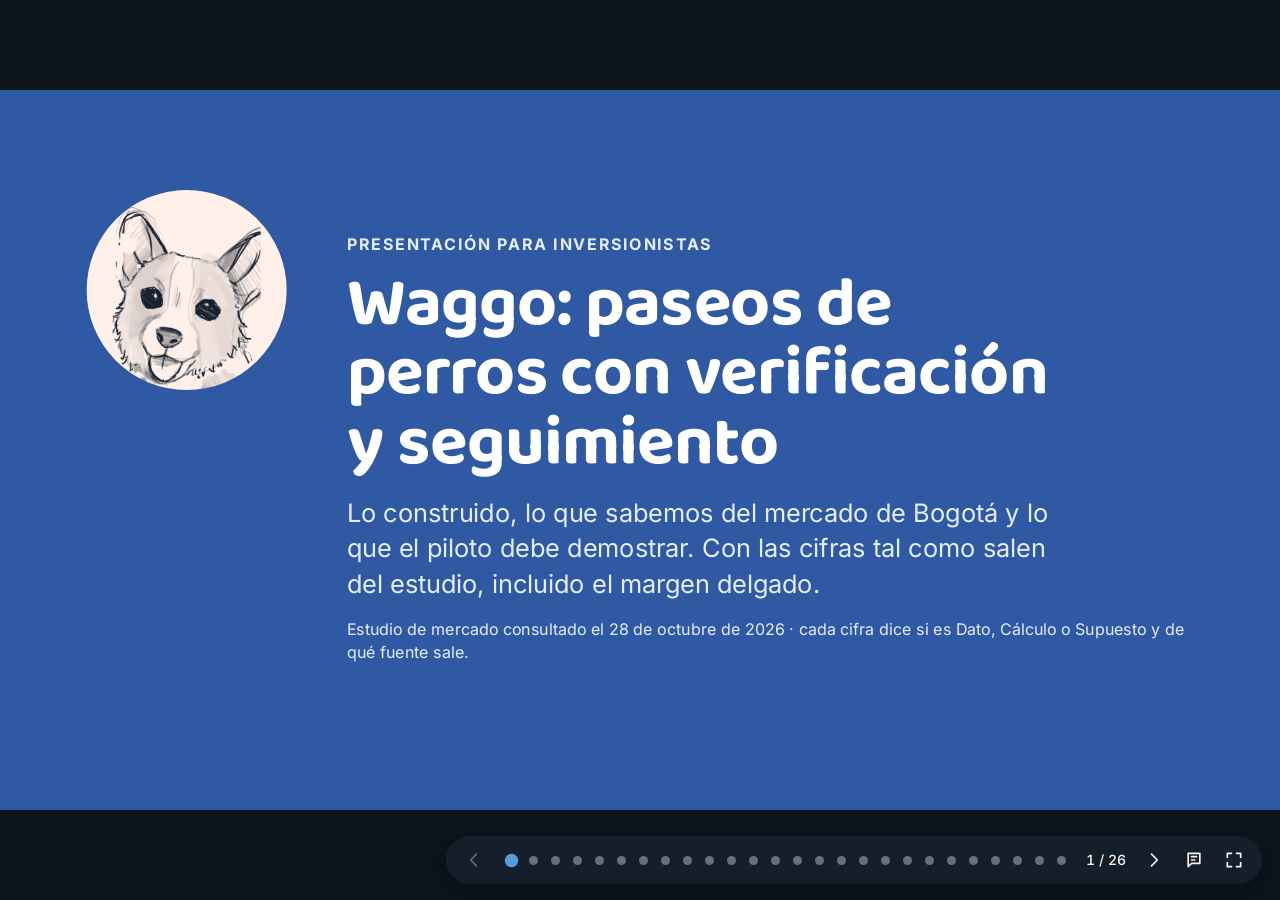
<file: presentaciones/inversionistas/index.html>
<!doctype html>
<html lang="es">
<head>
<meta charset="utf-8">
<meta name="viewport" content="width=device-width, initial-scale=1">
<title>Waggo para inversionistas</title>
<meta name="description" content="Presentación para inversionistas de Waggo: producto construido, mercado de Bogotá, economía unitaria, escenarios y plan de piloto, con cada cifra etiquetada como Dato, Cálculo o Supuesto.">
<link rel="icon" href="assets/brand/logo-head.png">
<link rel="stylesheet" href="../_motor/motor.css">
<link rel="stylesheet" href="../_motor/tema.css">
<link rel="stylesheet" href="assets/inversionistas.css">
</head>
<body>
<main class="visor" aria-label="Presentación para inversionistas de Waggo">
  <div class="lienzo">
<section class="lamina zafiro" data-titulo="Waggo para inversionistas"><div class="contenido-lamina">
  <div style="position:absolute;inset:0;background:#3059a4"></div>
  <span class="medalla" style="position:absolute;left:130px;top:150px;width:300px;height:300px"><img src="assets/brand/logo-head.png" alt="Waggo"></span>
  <div style="position:absolute;left:520px;top:0;bottom:0;width:1300px;display:flex;flex-direction:column;justify-content:center;gap:26px;color:#fff">
    <span class="eyebrow" style="color:#e6eefb">Presentación para inversionistas</span>
    <h1 class="titulo-grande" style="font-size:104px;color:#fff">Waggo: paseos de perros con verificación y seguimiento</h1>
    <p class="texto-grande" style="color:#e6eefb;max-width:1100px">Lo construido, lo que sabemos del mercado de Bogotá y lo que el piloto debe demostrar. Con las cifras tal como salen del estudio, incluido el margen delgado.</p>
    <p class="pequeno" style="color:#e6eefb">Estudio de mercado consultado el 28 de octubre de 2026 · cada cifra dice si es Dato, Cálculo o Supuesto y de qué fuente sale.</p>
  </div></div><aside class="notas"><p>Presentación sobria, a pedido del PO: se muestran el margen delgado y el punto de equilibrio tal como salen del estudio, sin maquillarlos.</p><p>No incluye valoración, monto de ronda ni retorno esperado. Tampoco usuarios o paseadores reales: hoy no hay usuarios medidos; el piloto de 12 semanas es lo que validará las hipótesis.</p><p>Cada cifra lleva una etiqueta: Dato (publicado por una fuente), Cálculo (derivado, con fórmula) o Supuesto (decisión a validar). Las fuentes numeradas [n] están en la última lámina y en negocio/mercado/fuentes.md.</p></aside></section>
<section class="lamina" data-titulo="Lo esencial"><div class="contenido-lamina">
  <header class="cab"><span class="eyebrow">Resumen</span><h2 class="titulo">Lo esencial, sin adornos</h2></header><div class="marca-esq"><span class="medalla"><img src="assets/brand/logo-head.png" alt=""></span>Waggo</div>
  <div class="cuerpo alto" style="top:215px">
    <ul class="lista" style="gap:16px">
      <li><span><b>Hay mercado, pero no sabemos cuánto paga por paseo.</b> ~806.200 hogares con perro en Bogotá <span class="et c">Cálculo</span>; no hay dato público de cuántos pagan paseador.</span></li>
      <li><span><b>El producto está construido y desplegado; no hay usuarios reales medidos.</b> El piloto validará las hipótesis.</span></li>
      <li><span><b>El margen por paseo es delgado:</b> $1.283 en un individual de 30 min y $464 en un grupal de 30 min, después de pasarela e IVA <span class="et c">Cálculo</span>.</span></li>
      <li><span><b>Punto de equilibrio operativo ≈ 2.800 paseos/mes (≈ 467 dueños activos)</b> <span class="et c">Cálculo</span>. El escenario base no lo alcanza en 24 meses.</span></li>
      <li><span><b>Capital de operación ≈ $47,5 M a 12 meses y ≈ $77,5 M a 24 meses</b> <span class="et c">Cálculo</span>, sin salarios de fundadores ni de desarrollo.</span></li>
      <li><span><b>Lo que mueve el resultado</b> es la frecuencia, los costos fijos y el margen por paseo (~$47–50 M); el volumen, solo ~$4 M <span class="et c">Cálculo</span>.</span></li>
    </ul>
  </div>
  <p class="pie-fuente"><b>Fuentes:</b> negocio/mercado/00-resumen.md y 03-viabilidad-financiera.md; [3][4] hogares con perro; precios y comisión del código (R1, R5). Los escenarios de capital usan supuestos (lámina 15).</p></div><aside class="notas"><p>Seis mensajes. Los dos que más importan para decidir: el margen por paseo es delgado y el equilibrio operativo exige una frecuencia alta que hoy es un supuesto sin dato.</p><p>Capital operativo de $47,5 M y $77,5 M: no es el monto de una ronda; es la necesidad de caja de operación del escenario base, sin salarios de fundadores ni de desarrollo.</p></aside></section>
<section class="lamina" data-titulo="El problema"><div class="contenido-lamina">
  <header class="cab"><span class="eyebrow">Problema</span><h2 class="titulo">El paseo se contrata hoy de forma informal</h2></header><div class="marca-esq"><span class="medalla"><img src="assets/brand/logo-head.png" alt=""></span>Waggo</div>
  <div class="cuerpo alto" style="top:215px">
    <ul class="lista" style="gap:18px">
      <li><span><b>Informal y sin registro:</b> WhatsApp, conjuntos residenciales y avisos. No hay registro público de cuántos paseadores hay <span class="et d">Dato</span> [48][41]. El protocolo del Distrito es <b>no obligatorio</b>: máx. 8 perros, chaleco, mayoría de edad [48].</span></li>
      <li><span><b>La regla va a cambiar:</b> la Ley 2480 de 2025 pide registro de prestadores, certificado de primeros auxilios caninos y máx. 8 perros por paseador; reglamento técnico ~ene-2027 y transición ~jul-2027 <span class="et d">Dato</span> [41].</span></li>
      <li><span><b>Qué pasa sin control, en otros mercados:</b> reseñas recientes de Wag! (EE. UU.): «A confirmed walker three days prior never showed up» (3-oct-2026) <span class="et d">Dato</span> [29].</span></li>
      <li><span><b>La competencia local ya habla de confianza:</b> verificación de antecedentes [16], seguro SURA [18][20] y GPS [16][20]. Es requisito de entrada, no diferencial.</span></li>
    </ul>
    <p class="aviso" style="margin-top:30px"><b>Hipótesis de producto, no medida:</b> el dueño quiere saber dónde está su perro y qué pasa si algo sale mal. Es lo que el piloto debe confirmar.</p>
  </div>
  <p class="pie-fuente"><b>Fuentes:</b> [41] Ley 2480 de 2025; [48] protocolo IDPYBA (Res. 061 de 2019); [29] Trustpilot Wag!, consultado 2026-10-28; [16][18][20] fichas de competidores. «No encontré dato público» del número de paseadores informales (fuentes.md).</p></div><aside class="notas"><p>El problema se describe con hechos verificables (informalidad, ley nueva, quejas en otros mercados). La necesidad del dueño es una hipótesis: no hay encuesta propia todavía.</p><p>La Ley 2480 es una oportunidad (verificación como cumplimiento) y un riesgo (costo regulatorio); está en la lámina de riesgos.</p></aside></section>
<section class="lamina" data-titulo="La solución"><div class="contenido-lamina">
  <header class="cab"><span class="eyebrow">Solución</span><h2 class="titulo">Un paseo que se sigue y se paga al terminar</h2></header><div class="marca-esq"><span class="medalla"><img src="assets/brand/logo-head.png" alt=""></span>Waggo</div>
  <div class="cuerpo alto" style="top:215px">
    <div class="tres" style="gap:22px 26px"><div class="tarjeta compacta"><h3 style="font-size:32px">Pedir en tres pasos</h3><p style="font-size:25px">Dónde, quién y cuánto; precio visible antes de confirmar (RF-007, RF-019).</p></div><div class="tarjeta compacta"><h3 style="font-size:32px">Paseador verificado</h3><p style="font-size:25px">Documento cifrado y aprobación manual de un administrador (RF-002/003).</p></div><div class="tarjeta compacta"><h3 style="font-size:32px">El más cercano acepta</h3><p style="font-size:25px">Búsqueda por cercanía con PostGIS, a menos de 5 km (RF-006).</p></div><div class="tarjeta compacta"><h3 style="font-size:32px">Paseo en vivo</h3><p style="font-size:25px">Ruta en el mapa, distancia y tiempo (RF-008, RF-011).</p></div><div class="tarjeta compacta"><h3 style="font-size:32px">Alertas y emergencia</h3><p style="font-size:25px">Salida de zona (1,5 km), detención (10 min) y botón de emergencia (RF-009, 010, 012).</p></div><div class="tarjeta compacta"><h3 style="font-size:32px">Pago retenido</h3><p style="font-size:25px">Se retiene al pedir y se cobra al terminar; pasarela simulada hoy (RF-015 a 018).</p></div></div>
    <p class="texto" style="margin-top:26px">Todas son funciones con spec <b>Implementada</b>. Aún <b>no</b> hay: notificaciones push, cobro real con tarjeta, verificación automática de antecedentes ni calificaciones.</p>
  </div>
  <p class="pie-fuente"><b>Fuentes:</b> specs/ del repositorio (estado Implementada) y R6, R8, R9, R12, R13; ver lámina 6 para las cifras de ingeniería. Valores de umbrales (1,5 km, 10 min, 5 km) son provisionales en las specs.</p></div><aside class="notas"><p>Cada tarjeta corresponde a una spec con estado Implementada. Los umbrales de alertas y el radio de búsqueda están marcados como provisionales en las specs.</p><p>Dos limitaciones que un inversionista debe conocer: la pasarela de pago está simulada y la verificación es manual.</p></aside></section>
<section class="lamina" data-titulo="El producto"><div class="contenido-lamina">
  <header class="cab"><span class="eyebrow">Producto</span><h2 class="titulo">La app: capturas reales y diseño aprobado</h2></header><div class="marca-esq"><span class="medalla"><img src="assets/brand/logo-head.png" alt=""></span>Waggo</div>
  <div class="cuerpo alto" style="top:205px;display:flex;gap:46px;align-items:flex-start">
    <div><div class="tel-mini"><img src="assets/real/01-inicio.png" alt="Inicio de la app con la tarjeta Paseador en camino; mapa difuminado"><img class="difuminada" src="assets/real/01-inicio.png" alt="" aria-hidden="true" style="clip-path:inset(20.35% 10.3% 65.15% 10.7% round 10px)"></div><p class="pie-tel"><b>Real</b> · Inicio</p></div>
    <div><div class="tel-mini"><img src="assets/real/04-ver-paseo.png" alt="Pantalla del paseo con paseador verificado y botón Emergencia; mapa difuminado"><img class="difuminada" src="assets/real/04-ver-paseo.png" alt="" aria-hidden="true" style="clip-path:inset(14% 6.3% 52.4% 6.3% round 10px)"></div><p class="pie-tel"><b>Real</b> · Paseo en camino</p></div>
    <div><div class="tel-mini"><svg xmlns="http://www.w3.org/2000/svg" xmlns:xlink="http://www.w3.org/1999/xlink" viewBox="0 0 390 844" role="img" data-marco="dueno-pedir-paseo-confirmar--resumen-y-pago"><defs><filter id="dueno-pedir-paseo-confirmar--resumen-y-pago__shCard" x="-20%" y="-20%" width="140%" height="160%"><feDropShadow dx="0" dy="2" stdDeviation="4" flood-color="#16212E" flood-opacity="0.10"/></filter><filter id="dueno-pedir-paseo-confirmar--resumen-y-pago__shSheet" x="-10%" y="-20%" width="120%" height="140%"><feDropShadow dx="0" dy="-4" stdDeviation="12" flood-color="#16212E" flood-opacity="0.16"/></filter><filter id="dueno-pedir-paseo-confirmar--resumen-y-pago__shFab" x="-50%" y="-50%" width="200%" height="200%"><feDropShadow dx="0" dy="4" stdDeviation="6" flood-color="#16212E" flood-opacity="0.22"/></filter></defs><rect id="dueno-pedir-paseo-confirmar--resumen-y-pago__Background" x="0" y="0" width="390" height="844" fill="#FFF0E9"/><g id="dueno-pedir-paseo-confirmar--resumen-y-pago__NavBar"><g id="dueno-pedir-paseo-confirmar--resumen-y-pago__BackButton"><rect x="12" y="50" width="44" height="44" rx="22" fill="transparent"/><g transform="translate(22 60) scale(1)" fill="none" stroke="#16212E" stroke-width="2" stroke-linecap="round" stroke-linejoin="round"><path d="m15 5-7 7 7 7"/></g></g><text x="366" y="78" font-family="'Inter', sans-serif" font-size="14" font-weight="500" fill="#3A4A5C" text-anchor="end">Paso 3 de 3</text></g><text x="24" y="136" font-family="'Baloo 2', 'Baloo2', sans-serif" font-size="24" font-weight="700" fill="#16212E">Confirma tu paseo</text><clipPath id="dueno-pedir-paseo-confirmar--resumen-y-pago__clip24156lightdefault"><rect x="24" y="156" width="342" height="96" rx="14"/></clipPath><g id="dueno-pedir-paseo-confirmar--resumen-y-pago__MiniMap" clip-path="url(#dueno-pedir-paseo-confirmar--resumen-y-pago__clip24156lightdefault)"><g id="dueno-pedir-paseo-confirmar--resumen-y-pago__MapView/light"><rect id="dueno-pedir-paseo-confirmar--resumen-y-pago__Map/Land" x="24" y="156" width="342" height="96" fill="#F7EFE9"/><g id="dueno-pedir-paseo-confirmar--resumen-y-pago__Map/Buildings"><rect x="-171.5" y="-27.5" width="72" height="50" rx="3" fill="#EEE2D8"/><rect x="-82.5" y="-27.5" width="79" height="50" rx="3" fill="#EEE2D8"/><rect x="13.5" y="-27.5" width="86" height="50" rx="3" fill="#EEE2D8"/><rect x="116.5" y="-27.5" width="70" height="50" rx="3" fill="#EEE2D8"/><rect x="203.5" y="-27.5" width="77" height="50" rx="3" fill="#EEE2D8"/><rect x="297.5" y="-27.5" width="84" height="50" rx="3" fill="#EEE2D8"/><rect x="398.5" y="-27.5" width="68" height="50" rx="3" fill="#EEE2D8"/><rect x="-171.5" y="39.5" width="72" height="49" rx="3" fill="#EEE2D8"/><rect x="-82.5" y="39.5" width="79" height="49" rx="3" fill="#EEE2D8"/><rect x="13.5" y="39.5" width="86" height="49" rx="3" fill="#EEE2D8"/><rect x="116.5" y="39.5" width="70" height="49" rx="3" fill="#EEE2D8"/><rect x="203.5" y="39.5" width="77" height="49" rx="3" fill="#EEE2D8"/><rect x="297.5" y="39.5" width="84" height="49" rx="3" fill="#EEE2D8"/><rect x="398.5" y="39.5" width="68" height="49" rx="3" fill="#EEE2D8"/><rect x="483.5" y="39.5" width="75" height="49" rx="3" fill="#EEE2D8"/><rect x="-171.5" y="105.5" width="72" height="48" rx="3" fill="#EEE2D8"/><rect x="-82.5" y="105.5" width="79" height="48" rx="3" fill="#EEE2D8"/><rect x="13.5" y="105.5" width="86" height="48" rx="3" fill="#EEE2D8"/><rect x="116.5" y="105.5" width="70" height="48" rx="3" fill="#EEE2D8"/><rect x="203.5" y="105.5" width="77" height="48" rx="3" fill="#EEE2D8"/><rect x="297.5" y="105.5" width="84" height="48" rx="3" fill="#EEE2D8"/><rect x="398.5" y="105.5" width="68" height="48" rx="3" fill="#EEE2D8"/><rect x="483.5" y="105.5" width="75" height="48" rx="3" fill="#EEE2D8"/><rect x="-171.5" y="170.5" width="72" height="47" rx="3" fill="#EEE2D8"/><rect x="-82.5" y="170.5" width="79" height="47" rx="3" fill="#EEE2D8"/><rect x="13.5" y="170.5" width="86" height="47" rx="3" fill="#EEE2D8"/><rect x="116.5" y="170.5" width="70" height="47" rx="3" fill="#EEE2D8"/><rect x="203.5" y="170.5" width="77" height="47" rx="3" fill="#EEE2D8"/><rect x="297.5" y="170.5" width="84" height="47" rx="3" fill="#EEE2D8"/><rect x="398.5" y="170.5" width="68" height="47" rx="3" fill="#EEE2D8"/><rect x="483.5" y="170.5" width="75" height="47" rx="3" fill="#EEE2D8"/><rect x="-171.5" y="234.5" width="72" height="46" rx="3" fill="#EEE2D8"/><rect x="-82.5" y="234.5" width="79" height="46" rx="3" fill="#EEE2D8"/><rect x="13.5" y="234.5" width="86" height="46" rx="3" fill="#EEE2D8"/><rect x="116.5" y="234.5" width="70" height="46" rx="3" fill="#EEE2D8"/><rect x="203.5" y="234.5" width="77" height="46" rx="3" fill="#EEE2D8"/><rect x="297.5" y="234.5" width="84" height="46" rx="3" fill="#EEE2D8"/><rect x="398.5" y="234.5" width="68" height="46" rx="3" fill="#EEE2D8"/><rect x="483.5" y="234.5" width="75" height="46" rx="3" fill="#EEE2D8"/><rect x="-171.5" y="297.5" width="72" height="45" rx="3" fill="#EEE2D8"/><rect x="-82.5" y="297.5" width="79" height="45" rx="3" fill="#EEE2D8"/><rect x="13.5" y="297.5" width="86" height="45" rx="3" fill="#EEE2D8"/><rect x="116.5" y="297.5" width="70" height="45" rx="3" fill="#EEE2D8"/><rect x="203.5" y="297.5" width="77" height="45" rx="3" fill="#EEE2D8"/><rect x="297.5" y="297.5" width="84" height="45" rx="3" fill="#EEE2D8"/><rect x="398.5" y="297.5" width="68" height="45" rx="3" fill="#EEE2D8"/><rect x="483.5" y="297.5" width="75" height="45" rx="3" fill="#EEE2D8"/><rect x="-171.5" y="359.5" width="72" height="44" rx="3" fill="#EEE2D8"/><rect x="-82.5" y="359.5" width="79" height="44" rx="3" fill="#EEE2D8"/><rect x="13.5" y="359.5" width="86" height="44" rx="3" fill="#EEE2D8"/><rect x="116.5" y="359.5" width="70" height="44" rx="3" fill="#EEE2D8"/><rect x="203.5" y="359.5" width="77" height="44" rx="3" fill="#EEE2D8"/><rect x="297.5" y="359.5" width="84" height="44" rx="3" fill="#EEE2D8"/><rect x="398.5" y="359.5" width="68" height="44" rx="3" fill="#EEE2D8"/><rect x="483.5" y="359.5" width="75" height="44" rx="3" fill="#EEE2D8"/><rect x="-82.5" y="420.5" width="79" height="43" rx="3" fill="#EEE2D8"/><rect x="13.5" y="420.5" width="86" height="43" rx="3" fill="#EEE2D8"/><rect x="116.5" y="420.5" width="70" height="43" rx="3" fill="#EEE2D8"/><rect x="203.5" y="420.5" width="77" height="43" rx="3" fill="#EEE2D8"/><rect x="297.5" y="420.5" width="84" height="43" rx="3" fill="#EEE2D8"/><rect x="398.5" y="420.5" width="68" height="43" rx="3" fill="#EEE2D8"/><rect x="483.5" y="420.5" width="75" height="43" rx="3" fill="#EEE2D8"/></g><g id="dueno-pedir-paseo-confirmar--resumen-y-pago__Map/Parks"><rect x="5" y="-36" width="190" height="198" rx="4" fill="#DDEBD8"/><rect x="475" y="412" width="191" height="138" rx="4" fill="#DDEBD8"/><rect x="-383" y="-386" width="98" height="72" rx="4" fill="#DDEBD8"/><rect x="-180" y="778" width="185" height="147" rx="4" fill="#DDEBD8"/><rect x="666" y="-608" width="106" height="149" rx="4" fill="#DDEBD8"/></g><g id="dueno-pedir-paseo-confirmar--resumen-y-pago__Map/Water"><path d="M-608 -379 Q-483 -379 -483 -404 Q-248 -429 -248 -384 Q-28 -339 -28 -369 Q212 -399 212 -349 Q467 -299 467 -329 Q717 -359 717 -309 Q992 -259 992 -279 Q1317 -299 1317 -259 L1492 -219" fill="none" stroke="#CFE2F2" stroke-width="26" stroke-linecap="round"/></g><g id="dueno-pedir-paseo-confirmar--resumen-y-pago__Map/Roads"><g stroke-linecap="butt"><line x1="-608" y1="162" x2="1542" y2="162" stroke="#E5D3C6" stroke-width="11"/><line x1="-608" y1="226" x2="1542" y2="226" stroke="#E5D3C6" stroke-width="11"/><line x1="5" y1="-949" x2="5" y2="1801" stroke="#E5D3C6" stroke-width="11"/><line x1="108" y1="-949" x2="108" y2="1801" stroke="#E5D3C6" stroke-width="11"/><line x1="195" y1="-949" x2="195" y2="1801" stroke="#E5D3C6" stroke-width="11"/><line x1="289" y1="-949" x2="289" y2="1801" stroke="#E5D3C6" stroke-width="17"/><line x1="-658" y1="1501" x2="1542" y2="-199" stroke="#E5D3C6" stroke-width="21"/><line x1="-608" y1="162" x2="1542" y2="162" stroke="#FFFFFF" stroke-width="9"/><line x1="-608" y1="226" x2="1542" y2="226" stroke="#FFFFFF" stroke-width="9"/><line x1="5" y1="-949" x2="5" y2="1801" stroke="#FFFFFF" stroke-width="9"/><line x1="108" y1="-949" x2="108" y2="1801" stroke="#FFFFFF" stroke-width="9"/><line x1="195" y1="-949" x2="195" y2="1801" stroke="#FFFFFF" stroke-width="9"/><line x1="289" y1="-949" x2="289" y2="1801" stroke="#FCE6D8" stroke-width="15"/><line x1="-658" y1="1501" x2="1542" y2="-199" stroke="#FCE6D8" stroke-width="19"/></g></g><g id="dueno-pedir-paseo-confirmar--resumen-y-pago__Map/POIs"><circle cx="242" cy="194" r="9" fill="#7B8A99" stroke="#F7EFE9" stroke-width="1.5"/><g transform="translate(242 194)"><path d="M-3.5 0h7M0 -3.5v7" stroke="#fff" stroke-width="2"/></g><text x="256" y="198" font-family="'Inter', sans-serif" font-size="11" font-weight="500" fill="#5C6B7A" stroke="#F7EFE9" stroke-width="3" stroke-linejoin="round" paint-order="stroke">Veterinaria Huellitas</text></g><g id="dueno-pedir-paseo-confirmar--resumen-y-pago__Map/Labels"><text x="151" y="166" font-family="'Inter', sans-serif" font-size="11" font-weight="500" fill="#5C6B7A" stroke="#FFFFFF" stroke-width="3" stroke-linejoin="round" paint-order="stroke">Calle 62</text><text x="119" y="230" font-family="'Inter', sans-serif" font-size="11" font-weight="500" fill="#5C6B7A" stroke="#FFFFFF" stroke-width="3" stroke-linejoin="round" paint-order="stroke">Calle 60</text><text x="9" y="551" font-family="'Inter', sans-serif" font-size="11" font-weight="500" fill="#5C6B7A" stroke="#FFFFFF" stroke-width="3" stroke-linejoin="round" paint-order="stroke" transform="rotate(-90 9 551)">Carrera 13</text><text x="112" y="546" font-family="'Inter', sans-serif" font-size="11" font-weight="500" fill="#5C6B7A" stroke="#FFFFFF" stroke-width="3" stroke-linejoin="round" paint-order="stroke" transform="rotate(-90 112 546)">Carrera 15</text><text x="199" y="461" font-family="'Inter', sans-serif" font-size="11" font-weight="500" fill="#5C6B7A" stroke="#FFFFFF" stroke-width="3" stroke-linejoin="round" paint-order="stroke" transform="rotate(-90 199 461)">Carrera 17</text><text x="293" y="411" font-family="'Inter', sans-serif" font-size="11" font-weight="500" fill="#5C6B7A" stroke="#FCE6D8" stroke-width="3" stroke-linejoin="round" paint-order="stroke" transform="rotate(-90 293 411)">Carrera 19</text><text x="100" y="67" font-family="'Inter', sans-serif" font-size="11" font-weight="500" fill="#3F6B48" text-anchor="middle" stroke="#DDEBD8" stroke-width="3" stroke-linejoin="round" paint-order="stroke">Parque Los Alisos</text><text x="570.5" y="485" font-family="'Inter', sans-serif" font-size="11" font-weight="500" fill="#3F6B48" text-anchor="middle" stroke="#DDEBD8" stroke-width="3" stroke-linejoin="round" paint-order="stroke">Parque El Retiro</text><text x="-87.5" y="855.5" font-family="'Inter', sans-serif" font-size="11" font-weight="500" fill="#3F6B48" text-anchor="middle" stroke="#DDEBD8" stroke-width="3" stroke-linejoin="round" paint-order="stroke">Parque La Pradera</text></g></g><g id="dueno-pedir-paseo-confirmar--resumen-y-pago__Marker/Pickup"><path d="M195 226 L185 212 A16 16 0 1 1 205 212 Z" fill="#3059A4" stroke="#FFFFFF" stroke-width="2.5" filter="url(#dueno-pedir-paseo-confirmar--resumen-y-pago__shFab)"/><g transform="translate(186 191) scale(0.75)" fill="none" stroke="#FFFFFF" stroke-width="2.4" stroke-linecap="round" stroke-linejoin="round"><path d="M4 11.5 12 4l8 7.5"/><path d="M6 10v9a1 1 0 0 0 1 1h4v-6h2v6h4a1 1 0 0 0 1-1v-9"/></g></g></g><rect x="24" y="156" width="342" height="96" rx="14" fill="none" stroke="#E8D2C3" stroke-width="1"/><text x="24" y="288" font-family="'Inter', sans-serif" font-size="14" font-weight="400" fill="#3A4A5C">Perros</text><text x="366" y="288" font-family="'Inter', sans-serif" font-size="14" font-weight="500" fill="#16212E" text-anchor="end">Luna</text><text x="24" y="320" font-family="'Inter', sans-serif" font-size="14" font-weight="400" fill="#3A4A5C">Paseo</text><text x="366" y="320" font-family="'Inter', sans-serif" font-size="14" font-weight="500" fill="#16212E" text-anchor="end">Individual · 60 min</text><text x="24" y="352" font-family="'Inter', sans-serif" font-size="14" font-weight="400" fill="#3A4A5C">Cuándo</text><text x="366" y="352" font-family="'Inter', sans-serif" font-size="14" font-weight="500" fill="#16212E" text-anchor="end">Ahora</text><text x="24" y="384" font-family="'Inter', sans-serif" font-size="14" font-weight="400" fill="#3A4A5C">Recogida</text><text x="366" y="384" font-family="'Inter', sans-serif" font-size="14" font-weight="500" fill="#16212E" text-anchor="end">Calle 45 # 7-20</text><text x="24" y="416" font-family="'Inter', sans-serif" font-size="14" font-weight="400" fill="#3A4A5C">Indicaciones</text><text x="366" y="416" font-family="'Inter', sans-serif" font-size="14" font-weight="500" fill="#16212E" text-anchor="end">Timbre dañado, llamar…</text><g id="dueno-pedir-paseo-confirmar--resumen-y-pago__PaymentCard"><rect x="24" y="432" width="342" height="150" rx="14" fill="#FFFFFF" stroke="#E8D2C3" stroke-width="1"/><text x="44" y="462" font-family="'Inter', sans-serif" font-size="14" font-weight="400" fill="#3A4A5C">Total</text><text x="346" y="466" font-family="'Baloo 2', 'Baloo2', sans-serif" font-size="24" font-weight="700" fill="#16212E" text-anchor="end">$ 23.000</text><text x="44" y="488" font-family="'Inter', sans-serif" font-size="14" font-weight="400" fill="#3A4A5C">Incluye la comisión de Waggo ($ 4.600)</text><rect x="44" y="504" width="302" height="1" fill="#E8D2C3"/><g transform="translate(44 522) scale(0.9167000000000001)" fill="none" stroke="#16212E" stroke-width="2" stroke-linecap="round" stroke-linejoin="round"><rect x="3" y="6" width="18" height="12" rx="2"/><path d="M3 10h18M7 15h4"/></g><text x="76" y="538" font-family="'Inter', sans-serif" font-size="16" font-weight="500" fill="#16212E">Visa •••• 4242</text><text x="346" y="538" font-family="'Inter', sans-serif" font-size="14" font-weight="700" fill="#3059A4" text-anchor="end">Cambiar</text><text x="76" y="560" font-family="'Inter', sans-serif" font-size="12" font-weight="500" fill="#3A4A5C">Método de pago por defecto</text></g><g id="dueno-pedir-paseo-confirmar--resumen-y-pago__EscrowNote"><g transform="translate(24 594) scale(0.8332999999999999)" fill="none" stroke="#006E87" stroke-width="2" stroke-linecap="round" stroke-linejoin="round"><path d="M12 3 5 6v5c0 5 3 8 7 10 4-2 7-5 7-10V6z"/><path d="m9 12 2 2 4-4"/></g><text x="52" y="609" font-family="'Inter', sans-serif" font-size="14" font-weight="400" fill="#3A4A5C">Retenemos $ 23.000 y solo se cobra si el</text><text x="52" y="629" font-family="'Inter', sans-serif" font-size="14" font-weight="400" fill="#3A4A5C">paseo ocurre. Si cancelas antes de que</text><text x="52" y="649" font-family="'Inter', sans-serif" font-size="14" font-weight="400" fill="#3A4A5C">empiece, se libera.</text></g><g id="dueno-pedir-paseo-confirmar--resumen-y-pago__ActionFooter"><rect x="0" y="724" width="390" height="120" fill="#FFF0E9"/><rect x="0" y="724" width="390" height="1" fill="#E8D2C3"/><g id="dueno-pedir-paseo-confirmar--resumen-y-pago__Button/primary/default"><rect x="24" y="744" width="342" height="52" rx="26" fill="#3059A4"/><text x="195" y="776.5" font-family="'Baloo 2', 'Baloo2', sans-serif" font-size="18" font-weight="700" fill="#FFFFFF" text-anchor="middle">Pedir paseo · $ 23.000</text></g><rect id="dueno-pedir-paseo-confirmar--resumen-y-pago__HomeIndicator" x="128" y="830" width="134" height="5" rx="2.5" fill="#16212E"/></g><g id="dueno-pedir-paseo-confirmar--resumen-y-pago__StatusBar"><text x="34" y="34" font-family="'Inter', sans-serif" font-size="16" font-weight="700" fill="#16212E">9:41</text><g fill="#16212E"><rect x="292" y="24" width="3" height="5" rx="1"/><rect x="297" y="22" width="3" height="7" rx="1"/><rect x="302" y="20" width="3" height="9" rx="1"/><rect x="307" y="18" width="3" height="11" rx="1"/></g><path d="M318 23a9 9 0 0 1 13 0M321 26a5 5 0 0 1 7 0" fill="none" stroke="#16212E" stroke-width="2" stroke-linecap="round"/><rect x="338" y="18" width="24" height="12" rx="3.5" fill="none" stroke="#16212E" stroke-width="1.2" opacity="0.6"/><rect x="340" y="20" width="18" height="8" rx="2" fill="#16212E"/></g></svg></div><p class="pie-tel"><b>Diseño aprobado</b> · confirmar y pagar</p></div>
    <div><div class="tel-mini"><svg xmlns="http://www.w3.org/2000/svg" xmlns:xlink="http://www.w3.org/1999/xlink" viewBox="0 0 390 844" role="img" data-marco="dueno-paseo-en-vivo--sheet-medio"><defs><filter id="dueno-paseo-en-vivo--sheet-medio__shCard" x="-20%" y="-20%" width="140%" height="160%"><feDropShadow dx="0" dy="2" stdDeviation="4" flood-color="#16212E" flood-opacity="0.10"/></filter><filter id="dueno-paseo-en-vivo--sheet-medio__shSheet" x="-10%" y="-20%" width="120%" height="140%"><feDropShadow dx="0" dy="-4" stdDeviation="12" flood-color="#16212E" flood-opacity="0.16"/></filter><filter id="dueno-paseo-en-vivo--sheet-medio__shFab" x="-50%" y="-50%" width="200%" height="200%"><feDropShadow dx="0" dy="4" stdDeviation="6" flood-color="#16212E" flood-opacity="0.22"/></filter></defs><g id="dueno-paseo-en-vivo--sheet-medio__MapView/light"><rect id="dueno-paseo-en-vivo--sheet-medio__Map/Land" x="0" y="0" width="390" height="844" fill="#F7EFE9"/><g id="dueno-paseo-en-vivo--sheet-medio__Map/Buildings"><rect x="-216.1" y="-220.2" width="57.3" height="38.2" rx="3" fill="#EEE2D8"/><rect x="-144.7" y="-220.2" width="46.4" height="38.2" rx="3" fill="#EEE2D8"/><rect x="-84.2" y="-220.2" width="51.2" height="38.2" rx="3" fill="#EEE2D8"/><rect x="-18.9" y="-220.2" width="55.9" height="38.2" rx="3" fill="#EEE2D8"/><rect x="51.1" y="-220.2" width="45" height="38.2" rx="3" fill="#EEE2D8"/><rect x="110.3" y="-220.2" width="49.8" height="38.2" rx="3" fill="#EEE2D8"/><rect x="174.2" y="-220.2" width="54.6" height="38.2" rx="3" fill="#EEE2D8"/><rect x="242.9" y="-220.2" width="43.7" height="38.2" rx="3" fill="#EEE2D8"/><rect x="300.7" y="-220.2" width="48.4" height="38.2" rx="3" fill="#EEE2D8"/><rect x="363.2" y="-220.2" width="53.2" height="38.2" rx="3" fill="#EEE2D8"/><rect x="430.5" y="-220.2" width="58" height="38.2" rx="3" fill="#EEE2D8"/><rect x="502.6" y="-220.2" width="47.1" height="38.2" rx="3" fill="#EEE2D8"/><rect x="-216.1" y="-167.9" width="57.3" height="37.6" rx="3" fill="#EEE2D8"/><rect x="-144.7" y="-167.9" width="46.4" height="37.6" rx="3" fill="#EEE2D8"/><rect x="-84.2" y="-167.9" width="51.2" height="37.6" rx="3" fill="#EEE2D8"/><rect x="-18.9" y="-167.9" width="55.9" height="37.6" rx="3" fill="#EEE2D8"/><rect x="51.1" y="-167.9" width="45" height="37.6" rx="3" fill="#EEE2D8"/><rect x="110.3" y="-167.9" width="49.8" height="37.6" rx="3" fill="#EEE2D8"/><rect x="174.2" y="-167.9" width="54.6" height="37.6" rx="3" fill="#EEE2D8"/><rect x="242.9" y="-167.9" width="43.7" height="37.6" rx="3" fill="#EEE2D8"/><rect x="300.7" y="-167.9" width="48.4" height="37.6" rx="3" fill="#EEE2D8"/><rect x="363.2" y="-167.9" width="53.2" height="37.6" rx="3" fill="#EEE2D8"/><rect x="430.5" y="-167.9" width="58" height="37.6" rx="3" fill="#EEE2D8"/><rect x="502.6" y="-167.9" width="47.1" height="37.6" rx="3" fill="#EEE2D8"/><rect x="563.8" y="-167.9" width="51.8" height="37.6" rx="3" fill="#EEE2D8"/><rect x="-216.1" y="-116.2" width="57.3" height="36.9" rx="3" fill="#EEE2D8"/><rect x="-144.7" y="-116.2" width="46.4" height="36.9" rx="3" fill="#EEE2D8"/><rect x="-84.2" y="-116.2" width="51.2" height="36.9" rx="3" fill="#EEE2D8"/><rect x="-18.9" y="-116.2" width="55.9" height="36.9" rx="3" fill="#EEE2D8"/><rect x="51.1" y="-116.2" width="45" height="36.9" rx="3" fill="#EEE2D8"/><rect x="110.3" y="-116.2" width="49.8" height="36.9" rx="3" fill="#EEE2D8"/><rect x="174.2" y="-116.2" width="54.6" height="36.9" rx="3" fill="#EEE2D8"/><rect x="242.9" y="-116.2" width="43.7" height="36.9" rx="3" fill="#EEE2D8"/><rect x="300.7" y="-116.2" width="48.4" height="36.9" rx="3" fill="#EEE2D8"/><rect x="363.2" y="-116.2" width="53.2" height="36.9" rx="3" fill="#EEE2D8"/><rect x="430.5" y="-116.2" width="58" height="36.9" rx="3" fill="#EEE2D8"/><rect x="502.6" y="-116.2" width="47.1" height="36.9" rx="3" fill="#EEE2D8"/><rect x="563.8" y="-116.2" width="51.8" height="36.9" rx="3" fill="#EEE2D8"/><rect x="-216.1" y="-65.2" width="57.3" height="36.2" rx="3" fill="#EEE2D8"/><rect x="-144.7" y="-65.2" width="46.4" height="36.2" rx="3" fill="#EEE2D8"/><rect x="-84.2" y="-65.2" width="51.2" height="36.2" rx="3" fill="#EEE2D8"/><rect x="-18.9" y="-65.2" width="55.9" height="36.2" rx="3" fill="#EEE2D8"/><rect x="51.1" y="-65.2" width="45" height="36.2" rx="3" fill="#EEE2D8"/><rect x="110.3" y="-65.2" width="49.8" height="36.2" rx="3" fill="#EEE2D8"/><rect x="174.2" y="-65.2" width="54.6" height="36.2" rx="3" fill="#EEE2D8"/><rect x="242.9" y="-65.2" width="43.7" height="36.2" rx="3" fill="#EEE2D8"/><rect x="300.7" y="-65.2" width="48.4" height="36.2" rx="3" fill="#EEE2D8"/><rect x="363.2" y="-65.2" width="53.2" height="36.2" rx="3" fill="#EEE2D8"/><rect x="430.5" y="-65.2" width="58" height="36.2" rx="3" fill="#EEE2D8"/><rect x="502.6" y="-65.2" width="47.1" height="36.2" rx="3" fill="#EEE2D8"/><rect x="563.8" y="-65.2" width="51.8" height="36.2" rx="3" fill="#EEE2D8"/><rect x="-216.1" y="-14.9" width="57.3" height="35.5" rx="3" fill="#EEE2D8"/><rect x="-144.7" y="-14.9" width="46.4" height="35.5" rx="3" fill="#EEE2D8"/><rect x="-84.2" y="-14.9" width="51.2" height="35.5" rx="3" fill="#EEE2D8"/><rect x="-18.9" y="-14.9" width="55.9" height="35.5" rx="3" fill="#EEE2D8"/><rect x="51.1" y="-14.9" width="45" height="35.5" rx="3" fill="#EEE2D8"/><rect x="110.3" y="-14.9" width="49.8" height="35.5" rx="3" fill="#EEE2D8"/><rect x="174.2" y="-14.9" width="54.6" height="35.5" rx="3" fill="#EEE2D8"/><rect x="242.9" y="-14.9" width="43.7" height="35.5" rx="3" fill="#EEE2D8"/><rect x="300.7" y="-14.9" width="48.4" height="35.5" rx="3" fill="#EEE2D8"/><rect x="363.2" y="-14.9" width="53.2" height="35.5" rx="3" fill="#EEE2D8"/><rect x="430.5" y="-14.9" width="58" height="35.5" rx="3" fill="#EEE2D8"/><rect x="502.6" y="-14.9" width="47.1" height="35.5" rx="3" fill="#EEE2D8"/><rect x="563.8" y="-14.9" width="51.8" height="35.5" rx="3" fill="#EEE2D8"/><rect x="-216.1" y="34.8" width="57.3" height="34.8" rx="3" fill="#EEE2D8"/><rect x="-144.7" y="34.8" width="46.4" height="34.8" rx="3" fill="#EEE2D8"/><rect x="-84.2" y="34.8" width="51.2" height="34.8" rx="3" fill="#EEE2D8"/><rect x="-18.9" y="34.8" width="55.9" height="34.8" rx="3" fill="#EEE2D8"/><rect x="51.1" y="34.8" width="45" height="34.8" rx="3" fill="#EEE2D8"/><rect x="110.3" y="34.8" width="49.8" height="34.8" rx="3" fill="#EEE2D8"/><rect x="174.2" y="34.8" width="54.6" height="34.8" rx="3" fill="#EEE2D8"/><rect x="242.9" y="34.8" width="43.7" height="34.8" rx="3" fill="#EEE2D8"/><rect x="300.7" y="34.8" width="48.4" height="34.8" rx="3" fill="#EEE2D8"/><rect x="363.2" y="34.8" width="53.2" height="34.8" rx="3" fill="#EEE2D8"/><rect x="430.5" y="34.8" width="58" height="34.8" rx="3" fill="#EEE2D8"/><rect x="502.6" y="34.8" width="47.1" height="34.8" rx="3" fill="#EEE2D8"/><rect x="563.8" y="34.8" width="51.8" height="34.8" rx="3" fill="#EEE2D8"/><rect x="-216.1" y="83.7" width="57.3" height="34.2" rx="3" fill="#EEE2D8"/><rect x="-144.7" y="83.7" width="46.4" height="34.2" rx="3" fill="#EEE2D8"/><rect x="-84.2" y="83.7" width="51.2" height="34.2" rx="3" fill="#EEE2D8"/><rect x="-18.9" y="83.7" width="55.9" height="34.2" rx="3" fill="#EEE2D8"/><rect x="51.1" y="83.7" width="45" height="34.2" rx="3" fill="#EEE2D8"/><rect x="110.3" y="83.7" width="49.8" height="34.2" rx="3" fill="#EEE2D8"/><rect x="174.2" y="83.7" width="54.6" height="34.2" rx="3" fill="#EEE2D8"/><rect x="242.9" y="83.7" width="43.7" height="34.2" rx="3" fill="#EEE2D8"/><rect x="300.7" y="83.7" width="48.4" height="34.2" rx="3" fill="#EEE2D8"/><rect x="363.2" y="83.7" width="53.2" height="34.2" rx="3" fill="#EEE2D8"/><rect x="430.5" y="83.7" width="58" height="34.2" rx="3" fill="#EEE2D8"/><rect x="502.6" y="83.7" width="47.1" height="34.2" rx="3" fill="#EEE2D8"/><rect x="563.8" y="83.7" width="51.8" height="34.2" rx="3" fill="#EEE2D8"/><rect x="-216.1" y="132" width="57.3" height="33.5" rx="3" fill="#EEE2D8"/><rect x="-144.7" y="132" width="46.4" height="33.5" rx="3" fill="#EEE2D8"/><rect x="-84.2" y="132" width="51.2" height="33.5" rx="3" fill="#EEE2D8"/><rect x="-18.9" y="132" width="55.9" height="33.5" rx="3" fill="#EEE2D8"/><rect x="51.1" y="132" width="45" height="33.5" rx="3" fill="#EEE2D8"/><rect x="110.3" y="132" width="49.8" height="33.5" rx="3" fill="#EEE2D8"/><rect x="174.2" y="132" width="54.6" height="33.5" rx="3" fill="#EEE2D8"/><rect x="242.9" y="132" width="43.7" height="33.5" rx="3" fill="#EEE2D8"/><rect x="300.7" y="132" width="48.4" height="33.5" rx="3" fill="#EEE2D8"/><rect x="363.2" y="132" width="53.2" height="33.5" rx="3" fill="#EEE2D8"/><rect x="430.5" y="132" width="58" height="33.5" rx="3" fill="#EEE2D8"/><rect x="502.6" y="132" width="47.1" height="33.5" rx="3" fill="#EEE2D8"/><rect x="563.8" y="132" width="51.8" height="33.5" rx="3" fill="#EEE2D8"/><rect x="-216.1" y="179.6" width="57.3" height="32.8" rx="3" fill="#EEE2D8"/><rect x="-144.7" y="179.6" width="46.4" height="32.8" rx="3" fill="#EEE2D8"/><rect x="-84.2" y="179.6" width="51.2" height="32.8" rx="3" fill="#EEE2D8"/><rect x="-18.9" y="179.6" width="55.9" height="32.8" rx="3" fill="#EEE2D8"/><rect x="51.1" y="179.6" width="45" height="32.8" rx="3" fill="#EEE2D8"/><rect x="110.3" y="179.6" width="49.8" height="32.8" rx="3" fill="#EEE2D8"/><rect x="174.2" y="179.6" width="54.6" height="32.8" rx="3" fill="#EEE2D8"/><rect x="242.9" y="179.6" width="43.7" height="32.8" rx="3" fill="#EEE2D8"/><rect x="300.7" y="179.6" width="48.4" height="32.8" rx="3" fill="#EEE2D8"/><rect x="363.2" y="179.6" width="53.2" height="32.8" rx="3" fill="#EEE2D8"/><rect x="430.5" y="179.6" width="58" height="32.8" rx="3" fill="#EEE2D8"/><rect x="502.6" y="179.6" width="47.1" height="32.8" rx="3" fill="#EEE2D8"/><rect x="563.8" y="179.6" width="51.8" height="32.8" rx="3" fill="#EEE2D8"/><rect x="-216.1" y="226.5" width="57.3" height="32.1" rx="3" fill="#EEE2D8"/><rect x="-144.7" y="226.5" width="46.4" height="32.1" rx="3" fill="#EEE2D8"/><rect x="-84.2" y="226.5" width="51.2" height="32.1" rx="3" fill="#EEE2D8"/><rect x="-18.9" y="226.5" width="55.9" height="32.1" rx="3" fill="#EEE2D8"/><rect x="51.1" y="226.5" width="45" height="32.1" rx="3" fill="#EEE2D8"/><rect x="110.3" y="226.5" width="49.8" height="32.1" rx="3" fill="#EEE2D8"/><rect x="174.2" y="226.5" width="54.6" height="32.1" rx="3" fill="#EEE2D8"/><rect x="242.9" y="226.5" width="43.7" height="32.1" rx="3" fill="#EEE2D8"/><rect x="300.7" y="226.5" width="48.4" height="32.1" rx="3" fill="#EEE2D8"/><rect x="363.2" y="226.5" width="53.2" height="32.1" rx="3" fill="#EEE2D8"/><rect x="430.5" y="226.5" width="58" height="32.1" rx="3" fill="#EEE2D8"/><rect x="502.6" y="226.5" width="47.1" height="32.1" rx="3" fill="#EEE2D8"/><rect x="563.8" y="226.5" width="51.8" height="32.1" rx="3" fill="#EEE2D8"/><rect x="-216.1" y="272.8" width="57.3" height="31.4" rx="3" fill="#EEE2D8"/><rect x="-144.7" y="272.8" width="46.4" height="31.4" rx="3" fill="#EEE2D8"/><rect x="-84.2" y="272.8" width="51.2" height="31.4" rx="3" fill="#EEE2D8"/><rect x="-18.9" y="272.8" width="55.9" height="31.4" rx="3" fill="#EEE2D8"/><rect x="51.1" y="272.8" width="45" height="31.4" rx="3" fill="#EEE2D8"/><rect x="110.3" y="272.8" width="49.8" height="31.4" rx="3" fill="#EEE2D8"/><rect x="174.2" y="272.8" width="54.6" height="31.4" rx="3" fill="#EEE2D8"/><rect x="242.9" y="272.8" width="43.7" height="31.4" rx="3" fill="#EEE2D8"/><rect x="300.7" y="272.8" width="48.4" height="31.4" rx="3" fill="#EEE2D8"/><rect x="363.2" y="272.8" width="53.2" height="31.4" rx="3" fill="#EEE2D8"/><rect x="430.5" y="272.8" width="58" height="31.4" rx="3" fill="#EEE2D8"/><rect x="502.6" y="272.8" width="47.1" height="31.4" rx="3" fill="#EEE2D8"/><rect x="563.8" y="272.8" width="51.8" height="31.4" rx="3" fill="#EEE2D8"/><rect x="-216.1" y="318.3" width="57.3" height="30.8" rx="3" fill="#EEE2D8"/><rect x="-144.7" y="318.3" width="46.4" height="30.8" rx="3" fill="#EEE2D8"/><rect x="-84.2" y="318.3" width="51.2" height="30.8" rx="3" fill="#EEE2D8"/><rect x="-18.9" y="318.3" width="55.9" height="30.8" rx="3" fill="#EEE2D8"/><rect x="51.1" y="318.3" width="45" height="30.8" rx="3" fill="#EEE2D8"/><rect x="110.3" y="318.3" width="49.8" height="30.8" rx="3" fill="#EEE2D8"/><rect x="174.2" y="318.3" width="54.6" height="30.8" rx="3" fill="#EEE2D8"/><rect x="242.9" y="318.3" width="43.7" height="30.8" rx="3" fill="#EEE2D8"/><rect x="300.7" y="318.3" width="48.4" height="30.8" rx="3" fill="#EEE2D8"/><rect x="363.2" y="318.3" width="53.2" height="30.8" rx="3" fill="#EEE2D8"/><rect x="430.5" y="318.3" width="58" height="30.8" rx="3" fill="#EEE2D8"/><rect x="502.6" y="318.3" width="47.1" height="30.8" rx="3" fill="#EEE2D8"/><rect x="563.8" y="318.3" width="51.8" height="30.8" rx="3" fill="#EEE2D8"/><rect x="-216.1" y="363.2" width="57.3" height="30.1" rx="3" fill="#EEE2D8"/><rect x="-144.7" y="363.2" width="46.4" height="30.1" rx="3" fill="#EEE2D8"/><rect x="-84.2" y="363.2" width="51.2" height="30.1" rx="3" fill="#EEE2D8"/><rect x="-18.9" y="363.2" width="55.9" height="30.1" rx="3" fill="#EEE2D8"/><rect x="51.1" y="363.2" width="45" height="30.1" rx="3" fill="#EEE2D8"/><rect x="110.3" y="363.2" width="49.8" height="30.1" rx="3" fill="#EEE2D8"/><rect x="174.2" y="363.2" width="54.6" height="30.1" rx="3" fill="#EEE2D8"/><rect x="242.9" y="363.2" width="43.7" height="30.1" rx="3" fill="#EEE2D8"/><rect x="300.7" y="363.2" width="48.4" height="30.1" rx="3" fill="#EEE2D8"/><rect x="363.2" y="363.2" width="53.2" height="30.1" rx="3" fill="#EEE2D8"/><rect x="430.5" y="363.2" width="58" height="30.1" rx="3" fill="#EEE2D8"/><rect x="502.6" y="363.2" width="47.1" height="30.1" rx="3" fill="#EEE2D8"/><rect x="563.8" y="363.2" width="51.8" height="30.1" rx="3" fill="#EEE2D8"/><rect x="-216.1" y="407.4" width="57.3" height="29.4" rx="3" fill="#EEE2D8"/><rect x="-144.7" y="407.4" width="46.4" height="29.4" rx="3" fill="#EEE2D8"/><rect x="-84.2" y="407.4" width="51.2" height="29.4" rx="3" fill="#EEE2D8"/><rect x="-18.9" y="407.4" width="55.9" height="29.4" rx="3" fill="#EEE2D8"/><rect x="51.1" y="407.4" width="45" height="29.4" rx="3" fill="#EEE2D8"/><rect x="110.3" y="407.4" width="49.8" height="29.4" rx="3" fill="#EEE2D8"/><rect x="174.2" y="407.4" width="54.6" height="29.4" rx="3" fill="#EEE2D8"/><rect x="242.9" y="407.4" width="43.7" height="29.4" rx="3" fill="#EEE2D8"/><rect x="300.7" y="407.4" width="48.4" height="29.4" rx="3" fill="#EEE2D8"/><rect x="363.2" y="407.4" width="53.2" height="29.4" rx="3" fill="#EEE2D8"/><rect x="430.5" y="407.4" width="58" height="29.4" rx="3" fill="#EEE2D8"/><rect x="502.6" y="407.4" width="47.1" height="29.4" rx="3" fill="#EEE2D8"/><rect x="563.8" y="407.4" width="51.8" height="29.4" rx="3" fill="#EEE2D8"/><rect x="-216.1" y="450.9" width="57.3" height="28.7" rx="3" fill="#EEE2D8"/><rect x="-144.7" y="450.9" width="46.4" height="28.7" rx="3" fill="#EEE2D8"/><rect x="-84.2" y="450.9" width="51.2" height="28.7" rx="3" fill="#EEE2D8"/><rect x="-18.9" y="450.9" width="55.9" height="28.7" rx="3" fill="#EEE2D8"/><rect x="51.1" y="450.9" width="45" height="28.7" rx="3" fill="#EEE2D8"/><rect x="110.3" y="450.9" width="49.8" height="28.7" rx="3" fill="#EEE2D8"/><rect x="174.2" y="450.9" width="54.6" height="28.7" rx="3" fill="#EEE2D8"/><rect x="242.9" y="450.9" width="43.7" height="28.7" rx="3" fill="#EEE2D8"/><rect x="300.7" y="450.9" width="48.4" height="28.7" rx="3" fill="#EEE2D8"/><rect x="363.2" y="450.9" width="53.2" height="28.7" rx="3" fill="#EEE2D8"/><rect x="430.5" y="450.9" width="58" height="28.7" rx="3" fill="#EEE2D8"/><rect x="502.6" y="450.9" width="47.1" height="28.7" rx="3" fill="#EEE2D8"/><rect x="563.8" y="450.9" width="51.8" height="28.7" rx="3" fill="#EEE2D8"/><rect x="-216.1" y="493.8" width="57.3" height="28" rx="3" fill="#EEE2D8"/><rect x="-144.7" y="493.8" width="46.4" height="28" rx="3" fill="#EEE2D8"/><rect x="-84.2" y="493.8" width="51.2" height="28" rx="3" fill="#EEE2D8"/><rect x="-18.9" y="493.8" width="55.9" height="28" rx="3" fill="#EEE2D8"/><rect x="51.1" y="493.8" width="45" height="28" rx="3" fill="#EEE2D8"/><rect x="110.3" y="493.8" width="49.8" height="28" rx="3" fill="#EEE2D8"/><rect x="174.2" y="493.8" width="54.6" height="28" rx="3" fill="#EEE2D8"/><rect x="242.9" y="493.8" width="43.7" height="28" rx="3" fill="#EEE2D8"/><rect x="300.7" y="493.8" width="48.4" height="28" rx="3" fill="#EEE2D8"/><rect x="363.2" y="493.8" width="53.2" height="28" rx="3" fill="#EEE2D8"/><rect x="430.5" y="493.8" width="58" height="28" rx="3" fill="#EEE2D8"/><rect x="502.6" y="493.8" width="47.1" height="28" rx="3" fill="#EEE2D8"/><rect x="563.8" y="493.8" width="51.8" height="28" rx="3" fill="#EEE2D8"/><rect x="-216.1" y="535.9" width="57.3" height="27.4" rx="3" fill="#EEE2D8"/><rect x="-144.7" y="535.9" width="46.4" height="27.4" rx="3" fill="#EEE2D8"/><rect x="-84.2" y="535.9" width="51.2" height="27.4" rx="3" fill="#EEE2D8"/><rect x="-18.9" y="535.9" width="55.9" height="27.4" rx="3" fill="#EEE2D8"/><rect x="51.1" y="535.9" width="45" height="27.4" rx="3" fill="#EEE2D8"/><rect x="110.3" y="535.9" width="49.8" height="27.4" rx="3" fill="#EEE2D8"/><rect x="174.2" y="535.9" width="54.6" height="27.4" rx="3" fill="#EEE2D8"/><rect x="242.9" y="535.9" width="43.7" height="27.4" rx="3" fill="#EEE2D8"/><rect x="300.7" y="535.9" width="48.4" height="27.4" rx="3" fill="#EEE2D8"/><rect x="363.2" y="535.9" width="53.2" height="27.4" rx="3" fill="#EEE2D8"/><rect x="430.5" y="535.9" width="58" height="27.4" rx="3" fill="#EEE2D8"/><rect x="502.6" y="535.9" width="47.1" height="27.4" rx="3" fill="#EEE2D8"/><rect x="563.8" y="535.9" width="51.8" height="27.4" rx="3" fill="#EEE2D8"/><rect x="-216.1" y="577.4" width="57.3" height="26.7" rx="3" fill="#EEE2D8"/><rect x="-144.7" y="577.4" width="46.4" height="26.7" rx="3" fill="#EEE2D8"/><rect x="-84.2" y="577.4" width="51.2" height="26.7" rx="3" fill="#EEE2D8"/><rect x="-18.9" y="577.4" width="55.9" height="26.7" rx="3" fill="#EEE2D8"/><rect x="51.1" y="577.4" width="45" height="26.7" rx="3" fill="#EEE2D8"/><rect x="110.3" y="577.4" width="49.8" height="26.7" rx="3" fill="#EEE2D8"/><rect x="174.2" y="577.4" width="54.6" height="26.7" rx="3" fill="#EEE2D8"/><rect x="242.9" y="577.4" width="43.7" height="26.7" rx="3" fill="#EEE2D8"/><rect x="300.7" y="577.4" width="48.4" height="26.7" rx="3" fill="#EEE2D8"/><rect x="363.2" y="577.4" width="53.2" height="26.7" rx="3" fill="#EEE2D8"/><rect x="430.5" y="577.4" width="58" height="26.7" rx="3" fill="#EEE2D8"/><rect x="502.6" y="577.4" width="47.1" height="26.7" rx="3" fill="#EEE2D8"/><rect x="563.8" y="577.4" width="51.8" height="26.7" rx="3" fill="#EEE2D8"/><rect x="-216.1" y="618.2" width="57.3" height="38.9" rx="3" fill="#EEE2D8"/><rect x="-144.7" y="618.2" width="46.4" height="38.9" rx="3" fill="#EEE2D8"/><rect x="-84.2" y="618.2" width="51.2" height="38.9" rx="3" fill="#EEE2D8"/><rect x="-18.9" y="618.2" width="55.9" height="38.9" rx="3" fill="#EEE2D8"/><rect x="51.1" y="618.2" width="45" height="38.9" rx="3" fill="#EEE2D8"/><rect x="110.3" y="618.2" width="49.8" height="38.9" rx="3" fill="#EEE2D8"/><rect x="174.2" y="618.2" width="54.6" height="38.9" rx="3" fill="#EEE2D8"/><rect x="242.9" y="618.2" width="43.7" height="38.9" rx="3" fill="#EEE2D8"/><rect x="300.7" y="618.2" width="48.4" height="38.9" rx="3" fill="#EEE2D8"/><rect x="363.2" y="618.2" width="53.2" height="38.9" rx="3" fill="#EEE2D8"/><rect x="430.5" y="618.2" width="58" height="38.9" rx="3" fill="#EEE2D8"/><rect x="502.6" y="618.2" width="47.1" height="38.9" rx="3" fill="#EEE2D8"/><rect x="563.8" y="618.2" width="51.8" height="38.9" rx="3" fill="#EEE2D8"/><rect x="-216.1" y="671.2" width="57.3" height="38.2" rx="3" fill="#EEE2D8"/><rect x="-144.7" y="671.2" width="46.4" height="38.2" rx="3" fill="#EEE2D8"/><rect x="-84.2" y="671.2" width="51.2" height="38.2" rx="3" fill="#EEE2D8"/><rect x="-18.9" y="671.2" width="55.9" height="38.2" rx="3" fill="#EEE2D8"/><rect x="51.1" y="671.2" width="45" height="38.2" rx="3" fill="#EEE2D8"/><rect x="110.3" y="671.2" width="49.8" height="38.2" rx="3" fill="#EEE2D8"/><rect x="174.2" y="671.2" width="54.6" height="38.2" rx="3" fill="#EEE2D8"/><rect x="242.9" y="671.2" width="43.7" height="38.2" rx="3" fill="#EEE2D8"/><rect x="300.7" y="671.2" width="48.4" height="38.2" rx="3" fill="#EEE2D8"/><rect x="363.2" y="671.2" width="53.2" height="38.2" rx="3" fill="#EEE2D8"/><rect x="430.5" y="671.2" width="58" height="38.2" rx="3" fill="#EEE2D8"/><rect x="502.6" y="671.2" width="47.1" height="38.2" rx="3" fill="#EEE2D8"/><rect x="563.8" y="671.2" width="51.8" height="38.2" rx="3" fill="#EEE2D8"/><rect x="-216.1" y="723.6" width="57.3" height="37.6" rx="3" fill="#EEE2D8"/><rect x="-144.7" y="723.6" width="46.4" height="37.6" rx="3" fill="#EEE2D8"/><rect x="-84.2" y="723.6" width="51.2" height="37.6" rx="3" fill="#EEE2D8"/><rect x="-18.9" y="723.6" width="55.9" height="37.6" rx="3" fill="#EEE2D8"/><rect x="51.1" y="723.6" width="45" height="37.6" rx="3" fill="#EEE2D8"/><rect x="110.3" y="723.6" width="49.8" height="37.6" rx="3" fill="#EEE2D8"/><rect x="174.2" y="723.6" width="54.6" height="37.6" rx="3" fill="#EEE2D8"/><rect x="242.9" y="723.6" width="43.7" height="37.6" rx="3" fill="#EEE2D8"/><rect x="300.7" y="723.6" width="48.4" height="37.6" rx="3" fill="#EEE2D8"/><rect x="363.2" y="723.6" width="53.2" height="37.6" rx="3" fill="#EEE2D8"/><rect x="430.5" y="723.6" width="58" height="37.6" rx="3" fill="#EEE2D8"/><rect x="502.6" y="723.6" width="47.1" height="37.6" rx="3" fill="#EEE2D8"/><rect x="563.8" y="723.6" width="51.8" height="37.6" rx="3" fill="#EEE2D8"/><rect x="-216.1" y="775.3" width="57.3" height="36.9" rx="3" fill="#EEE2D8"/><rect x="-144.7" y="775.3" width="46.4" height="36.9" rx="3" fill="#EEE2D8"/><rect x="-84.2" y="775.3" width="51.2" height="36.9" rx="3" fill="#EEE2D8"/><rect x="-18.9" y="775.3" width="55.9" height="36.9" rx="3" fill="#EEE2D8"/><rect x="51.1" y="775.3" width="45" height="36.9" rx="3" fill="#EEE2D8"/><rect x="110.3" y="775.3" width="49.8" height="36.9" rx="3" fill="#EEE2D8"/><rect x="174.2" y="775.3" width="54.6" height="36.9" rx="3" fill="#EEE2D8"/><rect x="242.9" y="775.3" width="43.7" height="36.9" rx="3" fill="#EEE2D8"/><rect x="300.7" y="775.3" width="48.4" height="36.9" rx="3" fill="#EEE2D8"/><rect x="363.2" y="775.3" width="53.2" height="36.9" rx="3" fill="#EEE2D8"/><rect x="430.5" y="775.3" width="58" height="36.9" rx="3" fill="#EEE2D8"/><rect x="502.6" y="775.3" width="47.1" height="36.9" rx="3" fill="#EEE2D8"/><rect x="563.8" y="775.3" width="51.8" height="36.9" rx="3" fill="#EEE2D8"/><rect x="-216.1" y="826.3" width="57.3" height="36.2" rx="3" fill="#EEE2D8"/><rect x="-144.7" y="826.3" width="46.4" height="36.2" rx="3" fill="#EEE2D8"/><rect x="-84.2" y="826.3" width="51.2" height="36.2" rx="3" fill="#EEE2D8"/><rect x="-18.9" y="826.3" width="55.9" height="36.2" rx="3" fill="#EEE2D8"/><rect x="51.1" y="826.3" width="45" height="36.2" rx="3" fill="#EEE2D8"/><rect x="110.3" y="826.3" width="49.8" height="36.2" rx="3" fill="#EEE2D8"/><rect x="174.2" y="826.3" width="54.6" height="36.2" rx="3" fill="#EEE2D8"/><rect x="242.9" y="826.3" width="43.7" height="36.2" rx="3" fill="#EEE2D8"/><rect x="300.7" y="826.3" width="48.4" height="36.2" rx="3" fill="#EEE2D8"/><rect x="363.2" y="826.3" width="53.2" height="36.2" rx="3" fill="#EEE2D8"/><rect x="430.5" y="826.3" width="58" height="36.2" rx="3" fill="#EEE2D8"/><rect x="502.6" y="826.3" width="47.1" height="36.2" rx="3" fill="#EEE2D8"/><rect x="563.8" y="826.3" width="51.8" height="36.2" rx="3" fill="#EEE2D8"/><rect x="-216.1" y="876.6" width="57.3" height="35.5" rx="3" fill="#EEE2D8"/><rect x="-144.7" y="876.6" width="46.4" height="35.5" rx="3" fill="#EEE2D8"/><rect x="-84.2" y="876.6" width="51.2" height="35.5" rx="3" fill="#EEE2D8"/><rect x="-18.9" y="876.6" width="55.9" height="35.5" rx="3" fill="#EEE2D8"/><rect x="51.1" y="876.6" width="45" height="35.5" rx="3" fill="#EEE2D8"/><rect x="110.3" y="876.6" width="49.8" height="35.5" rx="3" fill="#EEE2D8"/><rect x="174.2" y="876.6" width="54.6" height="35.5" rx="3" fill="#EEE2D8"/><rect x="242.9" y="876.6" width="43.7" height="35.5" rx="3" fill="#EEE2D8"/><rect x="300.7" y="876.6" width="48.4" height="35.5" rx="3" fill="#EEE2D8"/><rect x="363.2" y="876.6" width="53.2" height="35.5" rx="3" fill="#EEE2D8"/><rect x="430.5" y="876.6" width="58" height="35.5" rx="3" fill="#EEE2D8"/><rect x="502.6" y="876.6" width="47.1" height="35.5" rx="3" fill="#EEE2D8"/><rect x="563.8" y="876.6" width="51.8" height="35.5" rx="3" fill="#EEE2D8"/><rect x="-216.1" y="926.2" width="57.3" height="34.8" rx="3" fill="#EEE2D8"/><rect x="-144.7" y="926.2" width="46.4" height="34.8" rx="3" fill="#EEE2D8"/><rect x="-84.2" y="926.2" width="51.2" height="34.8" rx="3" fill="#EEE2D8"/><rect x="-18.9" y="926.2" width="55.9" height="34.8" rx="3" fill="#EEE2D8"/><rect x="51.1" y="926.2" width="45" height="34.8" rx="3" fill="#EEE2D8"/><rect x="110.3" y="926.2" width="49.8" height="34.8" rx="3" fill="#EEE2D8"/><rect x="174.2" y="926.2" width="54.6" height="34.8" rx="3" fill="#EEE2D8"/><rect x="242.9" y="926.2" width="43.7" height="34.8" rx="3" fill="#EEE2D8"/><rect x="300.7" y="926.2" width="48.4" height="34.8" rx="3" fill="#EEE2D8"/><rect x="363.2" y="926.2" width="53.2" height="34.8" rx="3" fill="#EEE2D8"/><rect x="430.5" y="926.2" width="58" height="34.8" rx="3" fill="#EEE2D8"/><rect x="502.6" y="926.2" width="47.1" height="34.8" rx="3" fill="#EEE2D8"/><rect x="563.8" y="926.2" width="51.8" height="34.8" rx="3" fill="#EEE2D8"/><rect x="-216.1" y="975.2" width="57.3" height="34.2" rx="3" fill="#EEE2D8"/><rect x="-144.7" y="975.2" width="46.4" height="34.2" rx="3" fill="#EEE2D8"/><rect x="-84.2" y="975.2" width="51.2" height="34.2" rx="3" fill="#EEE2D8"/><rect x="-18.9" y="975.2" width="55.9" height="34.2" rx="3" fill="#EEE2D8"/><rect x="51.1" y="975.2" width="45" height="34.2" rx="3" fill="#EEE2D8"/><rect x="110.3" y="975.2" width="49.8" height="34.2" rx="3" fill="#EEE2D8"/><rect x="174.2" y="975.2" width="54.6" height="34.2" rx="3" fill="#EEE2D8"/><rect x="242.9" y="975.2" width="43.7" height="34.2" rx="3" fill="#EEE2D8"/><rect x="300.7" y="975.2" width="48.4" height="34.2" rx="3" fill="#EEE2D8"/><rect x="363.2" y="975.2" width="53.2" height="34.2" rx="3" fill="#EEE2D8"/><rect x="430.5" y="975.2" width="58" height="34.2" rx="3" fill="#EEE2D8"/><rect x="502.6" y="975.2" width="47.1" height="34.2" rx="3" fill="#EEE2D8"/><rect x="563.8" y="975.2" width="51.8" height="34.2" rx="3" fill="#EEE2D8"/><rect x="-144.7" y="1023.5" width="46.4" height="33.5" rx="3" fill="#EEE2D8"/><rect x="-84.2" y="1023.5" width="51.2" height="33.5" rx="3" fill="#EEE2D8"/><rect x="-18.9" y="1023.5" width="55.9" height="33.5" rx="3" fill="#EEE2D8"/><rect x="51.1" y="1023.5" width="45" height="33.5" rx="3" fill="#EEE2D8"/><rect x="110.3" y="1023.5" width="49.8" height="33.5" rx="3" fill="#EEE2D8"/><rect x="174.2" y="1023.5" width="54.6" height="33.5" rx="3" fill="#EEE2D8"/><rect x="242.9" y="1023.5" width="43.7" height="33.5" rx="3" fill="#EEE2D8"/><rect x="300.7" y="1023.5" width="48.4" height="33.5" rx="3" fill="#EEE2D8"/><rect x="363.2" y="1023.5" width="53.2" height="33.5" rx="3" fill="#EEE2D8"/><rect x="430.5" y="1023.5" width="58" height="33.5" rx="3" fill="#EEE2D8"/><rect x="502.6" y="1023.5" width="47.1" height="33.5" rx="3" fill="#EEE2D8"/><rect x="563.8" y="1023.5" width="51.8" height="33.5" rx="3" fill="#EEE2D8"/></g><g id="dueno-paseo-en-vivo--sheet-medio__Map/Parks"><rect x="-26" y="265.7" width="129.2" height="134.6" rx="4" fill="#DDEBD8"/><rect x="293.6" y="570.3" width="129.9" height="93.8" rx="4" fill="#DDEBD8"/><rect x="-289.8" y="27.7" width="66.6" height="49" rx="4" fill="#DDEBD8"/><rect x="-151.8" y="819.2" width="125.8" height="100" rx="4" fill="#DDEBD8"/><rect x="423.5" y="-123.3" width="72.1" height="101.3" rx="4" fill="#DDEBD8"/></g><g id="dueno-paseo-en-vivo--sheet-medio__Map/Water"><path d="M-442.8 32.5 Q-357.8 32.5 -357.8 15.5 Q-198 -1.5 -198 29.1 Q-48.4 59.7 -48.4 39.3 Q114.8 18.9 114.8 52.9 Q288.2 86.9 288.2 66.5 Q458.2 46.1 458.2 80.1 Q645.2 114.1 645.2 100.5 Q866.2 86.9 866.2 114.1 L985.2 141.3" fill="none" stroke="#CFE2F2" stroke-width="17.7" stroke-linecap="round"/></g><g id="dueno-paseo-en-vivo--sheet-medio__Map/Roads"><g stroke-linecap="butt"><line x1="-442.8" y1="27.7" x2="1019.2" y2="27.7" stroke="#E5D3C6" stroke-width="12.2"/><line x1="-442.8" y1="76.7" x2="1019.2" y2="76.7" stroke="#E5D3C6" stroke-width="8.1"/><line x1="-442.8" y1="124.9" x2="1019.2" y2="124.9" stroke="#E5D3C6" stroke-width="8.1"/><line x1="-442.8" y1="172.5" x2="1019.2" y2="172.5" stroke="#E5D3C6" stroke-width="8.1"/><line x1="-442.8" y1="219.5" x2="1019.2" y2="219.5" stroke="#E5D3C6" stroke-width="8.1"/><line x1="-442.8" y1="265.7" x2="1019.2" y2="265.7" stroke="#E5D3C6" stroke-width="12.2"/><line x1="-442.8" y1="311.3" x2="1019.2" y2="311.3" stroke="#E5D3C6" stroke-width="8.1"/><line x1="-442.8" y1="356.1" x2="1019.2" y2="356.1" stroke="#E5D3C6" stroke-width="8.1"/><line x1="-442.8" y1="400.3" x2="1019.2" y2="400.3" stroke="#E5D3C6" stroke-width="8.1"/><line x1="-442.8" y1="443.9" x2="1019.2" y2="443.9" stroke="#E5D3C6" stroke-width="8.1"/><line x1="-442.8" y1="486.7" x2="1019.2" y2="486.7" stroke="#E5D3C6" stroke-width="12.2"/><line x1="-442.8" y1="528.9" x2="1019.2" y2="528.9" stroke="#E5D3C6" stroke-width="8.1"/><line x1="-442.8" y1="570.3" x2="1019.2" y2="570.3" stroke="#E5D3C6" stroke-width="8.1"/><line x1="-442.8" y1="611.1" x2="1019.2" y2="611.1" stroke="#E5D3C6" stroke-width="8.1"/><line x1="-442.8" y1="664.2" x2="1019.2" y2="664.2" stroke="#E5D3C6" stroke-width="8.1"/><line x1="-442.8" y1="716.5" x2="1019.2" y2="716.5" stroke="#E5D3C6" stroke-width="12.2"/><line x1="-442.8" y1="768.2" x2="1019.2" y2="768.2" stroke="#E5D3C6" stroke-width="8.1"/><line x1="-442.8" y1="819.2" x2="1019.2" y2="819.2" stroke="#E5D3C6" stroke-width="8.1"/><line x1="44" y1="-355.1" x2="44" y2="1514.9" stroke="#E5D3C6" stroke-width="8.1"/><line x1="103.2" y1="-355.1" x2="103.2" y2="1514.9" stroke="#E5D3C6" stroke-width="8.1"/><line x1="167.1" y1="-355.1" x2="167.1" y2="1514.9" stroke="#E5D3C6" stroke-width="12.2"/><line x1="235.8" y1="-355.1" x2="235.8" y2="1514.9" stroke="#E5D3C6" stroke-width="8.1"/><line x1="293.6" y1="-355.1" x2="293.6" y2="1514.9" stroke="#E5D3C6" stroke-width="8.1"/><line x1="356.2" y1="-355.1" x2="356.2" y2="1514.9" stroke="#E5D3C6" stroke-width="8.1"/><line x1="-476.8" y1="1310.9" x2="1019.2" y2="154.9" stroke="#E5D3C6" stroke-width="16.2"/><line x1="-442.8" y1="27.7" x2="1019.2" y2="27.7" stroke="#FCE6D8" stroke-width="10.2"/><line x1="-442.8" y1="76.7" x2="1019.2" y2="76.7" stroke="#FFFFFF" stroke-width="6.1"/><line x1="-442.8" y1="124.9" x2="1019.2" y2="124.9" stroke="#FFFFFF" stroke-width="6.1"/><line x1="-442.8" y1="172.5" x2="1019.2" y2="172.5" stroke="#FFFFFF" stroke-width="6.1"/><line x1="-442.8" y1="219.5" x2="1019.2" y2="219.5" stroke="#FFFFFF" stroke-width="6.1"/><line x1="-442.8" y1="265.7" x2="1019.2" y2="265.7" stroke="#FCE6D8" stroke-width="10.2"/><line x1="-442.8" y1="311.3" x2="1019.2" y2="311.3" stroke="#FFFFFF" stroke-width="6.1"/><line x1="-442.8" y1="356.1" x2="1019.2" y2="356.1" stroke="#FFFFFF" stroke-width="6.1"/><line x1="-442.8" y1="400.3" x2="1019.2" y2="400.3" stroke="#FFFFFF" stroke-width="6.1"/><line x1="-442.8" y1="443.9" x2="1019.2" y2="443.9" stroke="#FFFFFF" stroke-width="6.1"/><line x1="-442.8" y1="486.7" x2="1019.2" y2="486.7" stroke="#FCE6D8" stroke-width="10.2"/><line x1="-442.8" y1="528.9" x2="1019.2" y2="528.9" stroke="#FFFFFF" stroke-width="6.1"/><line x1="-442.8" y1="570.3" x2="1019.2" y2="570.3" stroke="#FFFFFF" stroke-width="6.1"/><line x1="-442.8" y1="611.1" x2="1019.2" y2="611.1" stroke="#FFFFFF" stroke-width="6.1"/><line x1="-442.8" y1="664.2" x2="1019.2" y2="664.2" stroke="#FFFFFF" stroke-width="6.1"/><line x1="-442.8" y1="716.5" x2="1019.2" y2="716.5" stroke="#FCE6D8" stroke-width="10.2"/><line x1="-442.8" y1="768.2" x2="1019.2" y2="768.2" stroke="#FFFFFF" stroke-width="6.1"/><line x1="-442.8" y1="819.2" x2="1019.2" y2="819.2" stroke="#FFFFFF" stroke-width="6.1"/><line x1="44" y1="-355.1" x2="44" y2="1514.9" stroke="#FFFFFF" stroke-width="6.1"/><line x1="103.2" y1="-355.1" x2="103.2" y2="1514.9" stroke="#FFFFFF" stroke-width="6.1"/><line x1="167.1" y1="-355.1" x2="167.1" y2="1514.9" stroke="#FCE6D8" stroke-width="10.2"/><line x1="235.8" y1="-355.1" x2="235.8" y2="1514.9" stroke="#FFFFFF" stroke-width="6.1"/><line x1="293.6" y1="-355.1" x2="293.6" y2="1514.9" stroke="#FFFFFF" stroke-width="6.1"/><line x1="356.2" y1="-355.1" x2="356.2" y2="1514.9" stroke="#FFFFFF" stroke-width="6.1"/><line x1="-476.8" y1="1310.9" x2="1019.2" y2="154.9" stroke="#FCE6D8" stroke-width="14.2"/></g></g><g id="dueno-paseo-en-vivo--sheet-medio__Map/POIs"></g><g id="dueno-paseo-en-vivo--sheet-medio__Map/Labels"><text x="181" y="31.7" font-family="'Inter', sans-serif" font-size="11" font-weight="500" fill="#5C6B7A" stroke="#FCE6D8" stroke-width="3" stroke-linejoin="round" paint-order="stroke">Calle 78</text><text x="111" y="269.7" font-family="'Inter', sans-serif" font-size="11" font-weight="500" fill="#5C6B7A" stroke="#FCE6D8" stroke-width="3" stroke-linejoin="round" paint-order="stroke">Calle 68</text><text x="106" y="490.7" font-family="'Inter', sans-serif" font-size="11" font-weight="500" fill="#5C6B7A" stroke="#FCE6D8" stroke-width="3" stroke-linejoin="round" paint-order="stroke">Calle 58</text><text x="72" y="720.5" font-family="'Inter', sans-serif" font-size="11" font-weight="500" fill="#5C6B7A" stroke="#FCE6D8" stroke-width="3" stroke-linejoin="round" paint-order="stroke">Calle 48</text><text x="171.1" y="255" font-family="'Inter', sans-serif" font-size="11" font-weight="500" fill="#5C6B7A" stroke="#FCE6D8" stroke-width="3" stroke-linejoin="round" paint-order="stroke" transform="rotate(-90 171.12 255)">Carrera 19</text><text x="38.6" y="337" font-family="'Inter', sans-serif" font-size="11" font-weight="500" fill="#3F6B48" text-anchor="middle" stroke="#DDEBD8" stroke-width="3" stroke-linejoin="round" paint-order="stroke">Parque Los Alisos</text><text x="358.5" y="621.3" font-family="'Inter', sans-serif" font-size="11" font-weight="500" fill="#3F6B48" text-anchor="middle" stroke="#DDEBD8" stroke-width="3" stroke-linejoin="round" paint-order="stroke">Parque El Retiro</text><text x="-88.9" y="873.2" font-family="'Inter', sans-serif" font-size="11" font-weight="500" fill="#3F6B48" text-anchor="middle" stroke="#DDEBD8" stroke-width="3" stroke-linejoin="round" paint-order="stroke">Parque La Pradera</text></g></g><g id="dueno-paseo-en-vivo--sheet-medio__Map/Overlays"><g id="dueno-paseo-en-vivo--sheet-medio__Geofence/normal"><circle cx="103.2" cy="443.9" r="637.2" fill="rgba(0,110,135,0.08)" stroke="#006E87" stroke-width="2" stroke-dasharray="8 6"/></g><g id="dueno-paseo-en-vivo--sheet-medio__Route/walked"><path d="M103.2 443.9 L103.2 356.1 L44 356.1 L44 265.7 L103.2 265.7 L167.1 265.7 L167.1 219.5 L235.8 219.5 L235.8 196" fill="none" stroke="#FFFFFF" stroke-width="10" stroke-linecap="round" stroke-linejoin="round"/><path d="M103.2 443.9 L103.2 356.1 L44 356.1 L44 265.7 L103.2 265.7 L167.1 265.7 L167.1 219.5 L235.8 219.5 L235.8 196" fill="none" stroke="#3059A4" stroke-width="6" stroke-linecap="round" stroke-linejoin="round"/></g><g id="dueno-paseo-en-vivo--sheet-medio__Marker/Pickup"><path d="M103.2 443.86 L93.2 429.86 A16 16 0 1 1 113.2 429.86 Z" fill="#3059A4" stroke="#FFFFFF" stroke-width="2.5" filter="url(#dueno-paseo-en-vivo--sheet-medio__shFab)"/><g transform="translate(94.2 408.9) scale(0.75)" fill="none" stroke="#FFFFFF" stroke-width="2.4" stroke-linecap="round" stroke-linejoin="round"><path d="M4 11.5 12 4l8 7.5"/><path d="M6 10v9a1 1 0 0 0 1 1h4v-6h2v6h4a1 1 0 0 0 1-1v-9"/></g></g><g id="dueno-paseo-en-vivo--sheet-medio__Marker/WalkerLive"><circle cx="235.8" cy="196" r="34" fill="#3059A4" opacity="0.14"/><path d="M235.8 195.99999999999997 L219.8 155.99999999999997 A42 42 0 0 1 251.8 155.99999999999997 Z" fill="#3059A4" opacity="0.35" transform="rotate(15 235.8 195.99999999999997)"/><circle cx="235.8" cy="196" r="20" fill="#3059A4" stroke="#FFFFFF" stroke-width="3" filter="url(#dueno-paseo-en-vivo--sheet-medio__shFab)"/><text x="235.8" y="202.5" font-family="'Baloo 2', 'Baloo2', sans-serif" font-size="18" font-weight="700" fill="#FFFFFF" text-anchor="middle">B</text><circle cx="253.8" cy="212" r="12" fill="#FFFFFF" stroke="#3059A4" stroke-width="2"/><g transform="translate(246.8 205) scale(0.583)" fill="#3059A4"><circle cx="12" cy="15.5" r="3.6"/><circle cx="6" cy="10" r="1.8"/><circle cx="9.5" cy="6" r="1.8"/><circle cx="14.5" cy="6" r="1.8"/><circle cx="18" cy="10" r="1.8"/></g><rect x="198.1" y="144" width="75.4" height="22" rx="11" fill="#FFFFFF" filter="url(#dueno-paseo-en-vivo--sheet-medio__shCard)"/><text x="235.8" y="159" font-family="'Inter', sans-serif" font-size="12" font-weight="700" fill="#16212E" text-anchor="middle">Hace 10 s</text></g></g><g id="dueno-paseo-en-vivo--sheet-medio__MapAttribution/mapbox"><rect x="10" y="444" width="176" height="20" rx="4" fill="rgba(255,255,255,0.85)"/><text x="18" y="458.5" font-family="'Inter', sans-serif" font-size="12" font-weight="500" fill="#16212E">© OpenStreetMap contributors</text><circle cx="368" cy="454" r="10" fill="rgba(255,255,255,0.85)"/><text x="368" y="458.5" font-family="'Inter', sans-serif" font-size="12" font-weight="700" fill="#16212E" text-anchor="middle">i</text></g><g id="dueno-paseo-en-vivo--sheet-medio__MapFab/recenter/following"><circle cx="350" cy="334" r="24" fill="#FFFFFF" filter="url(#dueno-paseo-en-vivo--sheet-medio__shFab)"/><g transform="translate(338 322) scale(1)" fill="none" stroke="#3059A4" stroke-width="2" stroke-linecap="round" stroke-linejoin="round"><circle cx="12" cy="12" r="4"/><path d="M12 2v3M12 19v3M2 12h3M19 12h3"/></g></g><g id="dueno-paseo-en-vivo--sheet-medio__MapFab/SOS"><rect x="298" y="370" width="76" height="48" rx="24" fill="#C23B3B" filter="url(#dueno-paseo-en-vivo--sheet-medio__shFab)"/><g transform="translate(310 383) scale(0.9167000000000001)" fill="none" stroke="#FFFFFF" stroke-width="2" stroke-linecap="round" stroke-linejoin="round"><path d="M12 3 2 20h20z"/><path d="M12 10v4"/><path d="M12 17v.5"/></g><text x="338" y="400" font-family="'Inter', sans-serif" font-size="14" font-weight="700" fill="#FFFFFF">SOS</text></g><g id="dueno-paseo-en-vivo--sheet-medio__BottomSheet/medium"><path d="M0 494 Q0 474 20 474 L370 474 Q390 474 390 494 L390 844 L0 844 Z" fill="#FFFFFF" filter="url(#dueno-paseo-en-vivo--sheet-medio__shSheet)"/><rect id="dueno-paseo-en-vivo--sheet-medio__SheetHandle" x="177" y="482" width="36" height="5" rx="2.5" fill="#E8D2C3"/></g><g id="dueno-paseo-en-vivo--sheet-medio__SheetContent"><g id="dueno-paseo-en-vivo--sheet-medio__StatusPill/En curso"><rect x="24" y="502" width="86.8" height="24" rx="12" fill="rgba(48,89,164,0.12)"/><circle cx="39" cy="514" r="8" fill="#3059A4" opacity="0.25"/><circle cx="39" cy="514" r="4" fill="#3059A4"/><text x="48" y="518.5" font-family="'Inter', sans-serif" font-size="12" font-weight="700" fill="#3059A4">En curso</text></g><text x="366" y="519" font-family="'Inter', sans-serif" font-size="14" font-weight="400" fill="#3A4A5C" text-anchor="end">Actualizado hace 10 s</text><text x="24" y="564" font-family="'Baloo 2', 'Baloo2', sans-serif" font-size="18" font-weight="700" fill="#16212E">Luna está paseando con Bruno</text><g id="dueno-paseo-en-vivo--sheet-medio__Metric/Distancia"><text x="24" y="596" font-family="'Inter', sans-serif" font-size="12" font-weight="500" fill="#3A4A5C">Distancia</text><text x="24" y="622" font-family="'Baloo 2', 'Baloo2', sans-serif" font-size="24" font-weight="700" fill="#16212E">1,2 km</text></g><g id="dueno-paseo-en-vivo--sheet-medio__Metric/Tiempo"><text x="150" y="596" font-family="'Inter', sans-serif" font-size="12" font-weight="500" fill="#3A4A5C">Tiempo</text><text x="150" y="622" font-family="'Baloo 2', 'Baloo2', sans-serif" font-size="24" font-weight="700" fill="#16212E">24 min</text></g><g id="dueno-paseo-en-vivo--sheet-medio__Metric/Termina"><text x="268" y="596" font-family="'Inter', sans-serif" font-size="12" font-weight="500" fill="#3A4A5C">Termina</text><text x="268" y="622" font-family="'Baloo 2', 'Baloo2', sans-serif" font-size="24" font-weight="700" fill="#16212E">4:10 p. m.</text></g><rect x="24" y="646" width="342" height="6" rx="3" fill="#FBE2D3"/><rect x="24" y="646" width="136.8" height="6" rx="3" fill="#3059A4"/><text x="24" y="670" font-family="'Inter', sans-serif" font-size="12" font-weight="500" fill="#3A4A5C">24 de 60 min</text><g id="dueno-paseo-en-vivo--sheet-medio__Button/secondary/default"><rect x="24" y="688" width="165" height="48" rx="24" fill="transparent" stroke="#16212E" stroke-width="1.5"/><g transform="translate(40.5 701) scale(0.9167000000000001)" fill="none" stroke="#16212E" stroke-width="2" stroke-linecap="round" stroke-linejoin="round"><path d="M4 5h16v11H9l-5 4z"/></g><text x="120.5" y="718.5" font-family="'Baloo 2', 'Baloo2', sans-serif" font-size="18" font-weight="700" fill="#16212E" text-anchor="middle">Mensajes</text></g><g id="dueno-paseo-en-vivo--sheet-medio__Button/secondary/default"><rect x="201" y="688" width="165" height="48" rx="24" fill="transparent" stroke="#16212E" stroke-width="1.5"/><text x="283.5" y="718.5" font-family="'Baloo 2', 'Baloo2', sans-serif" font-size="18" font-weight="700" fill="#16212E" text-anchor="middle">Detalles</text></g></g><g id="dueno-paseo-en-vivo--sheet-medio__TopBar/floating"><rect x="16" y="52" width="358" height="48" rx="24" fill="#FFFFFF" filter="url(#dueno-paseo-en-vivo--sheet-medio__shFab)"/><g transform="translate(26 64) scale(1)" fill="none" stroke="#16212E" stroke-width="2" stroke-linecap="round" stroke-linejoin="round"><path d="m15 5-7 7 7 7"/></g><text x="195" y="82" font-family="'Baloo 2', 'Baloo2', sans-serif" font-size="18" font-weight="700" fill="#16212E" text-anchor="middle">Paseo en curso</text><g transform="translate(332 64) scale(1)" fill="none" stroke="#16212E" stroke-width="2" stroke-linecap="round" stroke-linejoin="round"><path d="M6 16v-5a6 6 0 0 1 12 0v5l2 2H4z"/><path d="M10 20a2 2 0 0 0 4 0"/></g></g><g id="dueno-paseo-en-vivo--sheet-medio__StatusBar"><text x="34" y="34" font-family="'Inter', sans-serif" font-size="16" font-weight="700" fill="#16212E">9:41</text><g fill="#16212E"><rect x="292" y="24" width="3" height="5" rx="1"/><rect x="297" y="22" width="3" height="7" rx="1"/><rect x="302" y="20" width="3" height="9" rx="1"/><rect x="307" y="18" width="3" height="11" rx="1"/></g><path d="M318 23a9 9 0 0 1 13 0M321 26a5 5 0 0 1 7 0" fill="none" stroke="#16212E" stroke-width="2" stroke-linecap="round"/><rect x="338" y="18" width="24" height="12" rx="3.5" fill="none" stroke="#16212E" stroke-width="1.2" opacity="0.6"/><rect x="340" y="20" width="18" height="8" rx="2" fill="#16212E"/></g><rect id="dueno-paseo-en-vivo--sheet-medio__HomeIndicator" x="128" y="830" width="134" height="5" rx="2.5" fill="#16212E"/></svg></div><p class="pie-tel"><b>Diseño aprobado</b> · paseo en vivo</p></div>
    <ul class="lista" style="gap:14px;width:380px;margin-top:20px"><li><span style="font-size:26px">Insignia <b>Paseador verificado</b></span></li><li><span style="font-size:26px">Botón <b>Emergencia</b> siempre a mano</span></li><li><span style="font-size:26px"><b>Precio y comisión</b> visibles antes de confirmar</span></li><li><span style="font-size:26px">Ruta, distancia y tiempo en vivo</span></li></ul>
  </div>
  <p class="pie-fuente"><b>Fuentes:</b> capturas del equipo en un Samsung Galaxy A35 (presentaciones/_capturas), con el mapa difuminado porque muestra una ubicación real; diseño: design/propuesta/pantallas. El diseño puede diferir en detalles de texto de la app desplegada. Datos de las pantallas: de ejemplo.</p></div><aside class="notas"><p>Las dos capturas de la izquierda son de la app real; los mapas se difuminaron porque muestran la zona de recogida real de quien probó la app. Las dos de la derecha son el diseño aprobado, que en algunos detalles difiere de la app desplegada.</p><p>Se ve la insignia Paseador verificado, el botón Emergencia y el precio con la comisión de Waggo visible antes de confirmar.</p></aside></section>
<section class="lamina" data-titulo="Lo construido y desplegado"><div class="contenido-lamina">
  <header class="cab"><span class="eyebrow">Estado del producto</span><h2 class="titulo">Lo construido y lo que aún no existe</h2></header><div class="marca-esq"><span class="medalla"><img src="assets/brand/logo-head.png" alt=""></span>Waggo</div>
  <div class="cuerpo alto" style="top:215px">
    <div class="dos" style="grid-template-columns:1.25fr 1fr;gap:56px">
      <div>
        <div class="tres" style="grid-template-columns:1fr 1fr 1fr;gap:26px 22px"><div class="dato"><span class="n" style="font-size:70px">44</span><span class="e">endpoints en 9 módulos</span></div><div class="dato"><span class="n" style="font-size:70px">21</span><span class="e">specs; 18 implementadas</span></div><div class="dato"><span class="n" style="font-size:70px">626</span><span class="e">métodos de prueba en la API</span></div><div class="dato"><span class="n" style="font-size:70px">466</span><span class="e">pruebas en la app</span></div><div class="dato"><span class="n" style="font-size:70px">19</span><span class="e">migraciones de base de datos</span></div><div class="dato"><span class="n" style="font-size:70px">82</span><span class="e">commits en 30 días, en 3 repositorios</span></div></div>
        <ul class="lista" style="gap:12px;margin-top:30px">
          <li><span><b>app.mywaggo.com</b> y <b>api.mywaggo.com</b> responden (200, comprobado el 2026-10-28)</span></li>
          <li><span>Despliegue automático a AWS en cada cambio a main; base PostgreSQL + PostGIS</span></li>
        </ul>
      </div>
      <div class="tarjeta" style="border-color:#c97a2b"><h3>Lo que hoy no hay</h3>
        <ul class="lista" style="gap:10px">
          <li><span><b>Usuarios reales medidos:</b> dueños, paseadores o paseos pagados</span></li>
          <li><span><b>Ingresos</b></span></li>
          <li><span>Pasarela de pago real, seguro y verificación automática</span></li>
        </ul>
        <p class="texto" style="margin-top:16px;font-size:26px">El piloto de 12 semanas medirá si las hipótesis se sostienen.</p>
      </div>
    </div>
  </div>
  <p class="pie-fuente"><b>Fuentes (Dato, contado del repositorio el 2026-10-28):</b> presentaciones/tecnica/guion.md (comando de cada cifra); specs/README.md; comprobación con curl. Son métodos de prueba definidos, no ejecuciones ni cobertura.</p></div><aside class="notas"><p>Esto es lo único que la presentación presenta como «tracción»: lo construido. No hay usuarios ni ingresos reales medidos.</p><p>Las cifras se contaron con comandos sobre los repositorios; el guion de la presentación técnica lista cada comando.</p></aside></section>
<section class="lamina" data-titulo="Mercado: hogares con perro"><div class="contenido-lamina">
  <header class="cab"><span class="eyebrow">Mercado</span><h2 class="titulo">Hogares con perro: hay; paseo pagado: sin dato</h2></header><div class="marca-esq"><span class="medalla"><img src="assets/brand/logo-head.png" alt=""></span>Waggo</div>
  <div class="cuerpo alto" style="top:215px">
    <div class="dos" style="gap:56px">
      <div>
        <div class="grande-num">27,8 %</div>
        <p class="texto" style="margin-bottom:22px">de los hogares de Bogotá tiene perro (2021: 26,6 %) <span class="et d">Dato</span> [3][4]</p>
        <div class="grande-num">~806.200</div>
        <p class="texto">hogares con perro: 2,9 M de hogares × 27,8 % <span class="et c">Cálculo</span> [3]. Con la proyección 2026 (3.125.885 hogares [5]): 868.996 <span class="et c">Cálculo</span>.</p>
      </div>
      <ul class="lista" style="gap:16px">
        <li><span>El sector de mascotas en Colombia vende <b>más de $6 billones al año</b> <span class="et d">Dato</span> [13][14], pero <b>80–90 %</b> es alimento y veterinaria <span class="et d">Dato</span> [14].</span></li>
        <li><span>Hogares con mascota: 44 % en 2025 (40,4 % en 2021) <span class="et d">Dato</span> [3][4].</span></li>
        <li><span><b>Sin dato público</b> de cuántos hogares pagan paseador. La única señal: 4 % de 402 propietarios usaba guardería, seguros o adiestramiento (encuesta antigua, ~2018–2019, muestra pequeña) <span class="et d">Dato</span> [12].</span></li>
      </ul>
    </div>
  </div>
  <p class="pie-fuente"><b>Fuentes:</b> [3] El Tiempo, 2026-10-28 y [4] Región Capital (prensa sobre la Encuesta Multipropósito 2025; el boletín oficial 2025 no se encontró); [5] SDP/DANE; [12] SDDE; [13] Agronegocios; [14] Infobae. Cálculo: 2.900.000 × 27,8 % = 806.200; 3.125.885 × 27,8 % = 868.996.</p></div><aside class="notas"><p>El 27,8 % viene de dos medios que reportan la Encuesta Multipropósito 2025; no se encontró el boletín oficial. La cifra de hogares con perro es un cálculo propio.</p><p>Un sector grande no implica demanda de paseo pagado: la mayor parte del gasto es alimento y veterinaria, y no hay cifra pública del tamaño del paseo en Bogotá.</p></aside></section>
<section class="lamina" data-titulo="Segmento inicial"><div class="contenido-lamina">
  <header class="cab"><span class="eyebrow">Mercado</span><h2 class="titulo">Del total de Bogotá al segmento inicial del piloto</h2></header><div class="marca-esq"><span class="medalla"><img src="assets/brand/logo-head.png" alt=""></span>Waggo</div>
  <div class="cuerpo alto" style="top:215px">
    <svg class="diagrama" viewBox="0 0 1700 370" role="img" aria-label="Gráfico: Hogares con perro, Bogotá 806.200; Estratos 4–6, 7 localidades candidatas 188.641; Usaquén + Chapinero, estratos 4–6 64.906; SOM medio (1,5 %) 974; Piloto: hasta 500 dueños 500"><text x="546" y="35" class="d-s" style="font-size:24px;fill:var(--texto)" text-anchor="end">Hogares con perro, Bogotá</text><rect x="560" y="0" width="990" height="52" rx="8" class="d-barra"/><text x="1562" y="36" class="d-t" style="font-size:26px">806.200</text><text x="546" y="109" class="d-s" style="font-size:24px;fill:var(--texto)" text-anchor="end">Estratos 4–6, 7 localidades candidatas</text><rect x="560" y="74" width="231.6479657653188" height="52" rx="8" class="d-barra b2"/><text x="803.6479657653188" y="110" class="d-t" style="font-size:26px">188.641</text><text x="546" y="183" class="d-s" style="font-size:24px;fill:var(--texto)" text-anchor="end">Usaquén + Chapinero, estratos 4–6</text><rect x="560" y="148" width="79.70347308360209" height="52" rx="8" class="d-barra b2"/><text x="651.7034730836021" y="184" class="d-t" style="font-size:26px">64.906</text><text x="546" y="257" class="d-s" style="font-size:24px;fill:var(--texto)" text-anchor="end">SOM medio (1,5 %)</text><rect x="560" y="222" width="5" height="52" rx="8" class="d-barra b3"/><text x="577" y="258" class="d-t" style="font-size:26px">974</text><text x="546" y="331" class="d-s" style="font-size:24px;fill:var(--texto)" text-anchor="end">Piloto: hasta 500 dueños</text><rect x="560" y="296" width="5" height="52" rx="8" class="d-barra b3"/><text x="577" y="332" class="d-t" style="font-size:26px">500</text></svg>
    <p class="texto" style="margin-top:20px"><span class="et c">Cálculo</span> los tres primeros; SOM = 64.906 × 0,5 % / 1,5 % / 3 % = 325 / 974 / 1.947 hogares <span class="et s">Supuesto</span>; piloto: RNF-006 <span class="et d">Dato</span> (repo).</p>
    <p class="texto" style="font-size:27px;color:var(--suave)">Usaquén tiene 80,2 % de sus predios residenciales en estratos 4–6 y Chapinero 42,9 % en estrato 6 <span class="et d">Dato</span> [11]. La zona del piloto (5 UPZ): 101.053 hogares proyectados a 2026 <span class="et d">Dato</span> [6].</p>
  </div>
  <p class="pie-fuente"><b>Fuentes:</b> 02-mercado-y-demanda.md. [1][2] DANE EM 2021 (mascotas por localidad; 65,8 % de ellos con perro); [5] hogares 2026; [6] hogares por UPZ; [11] Catastro, Censo Inmobiliario 2025. Supuestos del cálculo: tenencia por localidad de 2021, 65,8 % de perros igual en todas, estrato del predio = estrato del hogar. No se usa el % de estratos de Suba (reconstruido, sin verificar).</p></div><aside class="notas"><p>Cálculo: hogares 2026 × % de hogares con mascota 2021 × 65,8 % × % de predios en estratos 4–6. Tres supuestos explícitos que deben validarse con los microdatos de la Encuesta Multipropósito 2025.</p><p>Suba tiene más hogares estimados, pero su porcentaje de estrato está reconstruido y sin verificar: por eso no se muestra ni se usa en el segmento inicial.</p></aside></section>
<section class="lamina" data-titulo="Demanda: lo que no sabemos"><div class="contenido-lamina">
  <header class="cab"><span class="eyebrow">Mercado</span><h2 class="titulo">Cuántos pagarían: tres escenarios supuestos</h2></header><div class="marca-esq"><span class="medalla"><img src="assets/brand/logo-head.png" alt=""></span>Waggo</div>
  <div class="cuerpo alto" style="top:215px">
    <table class="tabla comp">
      <tr><th></th><th class="n">Bajo</th><th class="n">Medio</th><th class="n">Alto</th></tr>
      <tr><td>% de hogares que pagan paseador <span class="et s">Supuesto</span></td><td class="n">10 %</td><td class="n">20 %</td><td class="n">30 %</td></tr>
      <tr><td>Paseos al mes por hogar <span class="et s">Supuesto</span></td><td class="n">2</td><td class="n">4</td><td class="n">8</td></tr>
      <tr><td>Hogares (sobre 64.906) <span class="et c">Cálculo</span></td><td class="n">6.491</td><td class="n">12.981</td><td class="n">19.472</td></tr>
      <tr><td>Paseos al mes <span class="et c">Cálculo</span></td><td class="n">12.981</td><td class="n">51.925</td><td class="n">155.774</td></tr>
      <tr><td>Valor bruto anual de los paseos (GMV) <span class="et c">Cálculo</span></td><td class="n">$2.718 M</td><td class="n">$10.873 M</td><td class="n">$32.619 M</td></tr>
    </table>
    <p class="aviso" style="margin-top:26px"><b>El GMV es lo que pagan los dueños, no un ingreso de Waggo.</b> Lo que Waggo retiene por paseo es una fracción pequeña (lámina 13). El porcentaje que paga paseador y la frecuencia son el supuesto más importante a medir en el piloto.</p>
  </div>
  <p class="pie-fuente"><b>Fuentes:</b> 02-mercado-y-demanda.md §5. Fórmulas: hogares = 64.906 × %; paseos/mes = hogares × frecuencia; GMV = paseos/mes × 12 × $17.450 (ticket de la mezcla base, Supuesto: 50 % individual 30 min, 30 % individual 60 min, 20 % grupal 60 min; precios del código R1, R5). Sin dato público de penetración del paseo pagado.</p></div><aside class="notas"><p>Estos tres escenarios no son pronósticos: son rangos para dimensionar. No hay dato público de cuántos hogares pagan paseador ni con qué frecuencia.</p><p>Se omite la comisión bruta anual del estudio para no confundirla con el margen real, que después de pasarela e IVA es mucho menor.</p></aside></section>
<section class="lamina" data-titulo="Competencia"><div class="contenido-lamina">
  <header class="cab"><span class="eyebrow">Competencia</span><h2 class="titulo">Qué tiene cada uno, solo lo verificado</h2></header><div class="marca-esq"><span class="medalla"><img src="assets/brand/logo-head.png" alt=""></span>Waggo</div>
  <div class="cuerpo alto" style="top:205px">
    <table class="tabla comp">
      <tr><th>Característica</th><th class="c">Waggo (repo)</th><th class="c">Wakypet</th><th class="c">Mywak</th><th class="c">PetBacker</th></tr>
      <tr><td>El más cercano acepta (tipo Uber)</td><td class="c">✅ R13</td><td class="c">✅ [15]</td><td class="c">—</td><td class="c">❌ [24]</td></tr><tr><td>Seguimiento en vivo</td><td class="c">✅ R7</td><td class="c">✅ [16]</td><td class="c">✅ [20]</td><td class="c">—</td></tr><tr><td>Alertas automáticas (zona, detención)</td><td class="c">✅ R8</td><td class="c">—</td><td class="c">—</td><td class="c">—</td></tr><tr><td>Botón de emergencia</td><td class="c">✅ R9</td><td class="c">—</td><td class="c">—</td><td class="c">—</td></tr><tr><td>Chat dentro de la app</td><td class="c">✅ R10</td><td class="c">❌ [15]</td><td class="c">✅ [20]</td><td class="c">✅ [24]</td></tr><tr><td>Pago retenido hasta terminar</td><td class="c">✅ R6 (simulado)</td><td class="c">—</td><td class="c">—</td><td class="c">✅ 7 días [24]</td></tr><tr><td>Verificación de antecedentes</td><td class="c">❌ manual R12</td><td class="c">✅ [16]</td><td class="c">—</td><td class="c">✅ documento [24]</td></tr><tr><td>Seguro para la mascota</td><td class="c">❌</td><td class="c">✅ SURA [18]</td><td class="c">✅ SURA [20]</td><td class="c">—</td></tr><tr><td>Precio individual 30 min</td><td class="c">$15.500 R5</td><td class="c">$13.900 (2024) [22]</td><td class="c">$8.000–10.000 (2024) [22]</td><td class="c">1 h: $39.000 [23]</td></tr><tr><td>Comisión al paseador</td><td class="c">20 % R1</td><td class="c">15 % / 10 % [17]</td><td class="c">—</td><td class="c">—</td></tr>
    </table>
    <p class="pequeno suave" style="margin-top:14px">✅ verificado en la fuente · ❌ la fuente dice que no · — no se encontró dato público. Todo <span class="et d">Dato</span>; precios de 2024 pueden haber cambiado.</p>
  </div>
  <p class="pie-fuente"><b>Fuentes:</b> 01-competencia.md §4. [15][16][17] Wakypet (sitio); [18] ficha de Google Play de Wakypet (se omiten sus descargas y calificación: no verificadas de forma independiente); [20][21] Mywak; [22] Pulzo, 2024; [23][24] PetBacker; R = repo de Waggo. Precio de Waggo 11,5 % sobre el de Wakypet 2024 (Cálculo).</p></div><aside class="notas"><p>La matriz incluye solo lo que la fuente confirma. «—» significa que no se encontró dato público, no que el competidor no lo tenga.</p><p>Se omiten a propósito las descargas y la calificación de Wakypet en Google Play: la cifra no pudo verificarse de forma independiente.</p><p>Precio: $15.500 vs $13.900 de Wakypet en 2024 = 11,5 % más (cálculo). La comisión de Waggo (20 %) es mayor que la de Wakypet (10–15 %): es un riesgo para reclutar paseadores.</p></aside></section>
<section class="lamina" data-titulo="Diferenciales como hipótesis"><div class="contenido-lamina">
  <header class="cab"><span class="eyebrow">Competencia</span><h2 class="titulo">Tres diferenciales posibles, todos por validar</h2></header><div class="marca-esq"><span class="medalla"><img src="assets/brand/logo-head.png" alt=""></span>Waggo</div>
  <div class="cuerpo alto" style="top:215px">
    <div class="tres" style="gap:24px">
      <div class="tarjeta compacta"><span class="etq">Hipótesis 1</span><h3 style="margin-top:8px;font-size:30px">Alertas automáticas</h3><p style="font-size:24px">Salida de zona (1,5 km) y detención (10 min). No encontré que Wakypet ni Mywak las publiquen. Evidencia de que importa: indirecta.</p><p style="font-size:23px;color:var(--suave);margin-top:8px"><b>Medir:</b> repetición a 30 días con y sin alertas.</p></div>
      <div class="tarjeta compacta"><span class="etq">Hipótesis 2</span><h3 style="margin-top:8px;font-size:30px">Emergencia con un toque</h3><p style="font-size:24px">No encontré botón publicado por competidores locales; ellos ofrecen seguro. Hoy <b>no avisa a soporte</b>: sin una persona de guardia no es vendible.</p><p style="font-size:23px;color:var(--suave);margin-top:8px"><b>Medir:</b> paso del primer al segundo paseo.</p></div>
      <div class="tarjeta compacta"><span class="etq">Hipótesis 3</span><h3 style="margin-top:8px;font-size:30px">Pago retenido</h3><p style="font-size:24px">PetBacker libera el pago a los 7 días; Wakypet y Mywak no publican cómo cobran. Pasarela simulada hoy.</p><p style="font-size:23px;color:var(--suave);margin-top:8px"><b>Medir:</b> confirmación en la pantalla de pago.</p></div>
    </div>
    <div class="dos" style="margin-top:26px;gap:30px">
      <div class="tarjeta compacta"><h3 style="font-size:28px">No son diferencial</h3><p style="font-size:25px">Mapa en vivo (Wakypet [16] y Mywak [20] lo anuncian) y asignación por cercanía (Wakypet [15]). Hay que igualarlos con calidad.</p></div>
      <div class="tarjeta compacta" style="border-color:#c97a2b"><h3 style="font-size:28px">Brechas frente a lo local</h3><p style="font-size:25px">Seguro para la mascota (SURA en Wakypet [18] y Mywak [20]) y verificación de antecedentes publicada (Wakypet [16]). Waggo verifica a mano.</p></div>
    </div>
  </div>
  <p class="pie-fuente"><b>Fuentes:</b> 04-diferenciales.md; [15][16][18][20][24]; R6, R8, R9, R12. Posicionamiento propuesto (hipótesis): «el paseo que te avisa si algo sale mal y que solo se cobra cuando termina», siempre que se cierren antes las brechas de seguro y verificación.</p></div><aside class="notas"><p>El estudio es explícito: son hipótesis de valor sin evidencia directa de que el cliente pague más por ellas. Cada una trae una métrica para el piloto.</p><p>La emergencia hoy solo la ven dueño y paseador en la pantalla del paseo; no hay panel de soporte ni push. Antes de venderla se necesita una persona de guardia.</p></aside></section>
<section class="lamina" data-titulo="Modelo de negocio"><div class="contenido-lamina">
  <header class="cab"><span class="eyebrow">Modelo de negocio</span><h2 class="titulo">Waggo cobra comisión y queda poco</h2></header><div class="marca-esq"><span class="medalla"><img src="assets/brand/logo-head.png" alt=""></span>Waggo</div>
  <div class="cuerpo alto" style="top:215px">
    <svg class="diagrama" viewBox="0 0 1700 380" role="img" aria-label="Cascada de un paseo individual de 30 minutos: precio 15.500; paseador 12.400; comisión 3.100; IVA 495; pasarela con IVA 1.322; margen retenido 1.283 pesos."><defs><marker id="fl1" viewBox="0 0 10 10" refX="8" refY="5" markerWidth="7" markerHeight="7" orient="auto-start-reverse"><path d="M0 0L10 5L0 10z" class="d-marca"/></marker></defs>
      <g transform="translate(470,0)">
      <text x="-16" y="34" class="d-s" style="font-size:25px;fill:var(--texto)" text-anchor="end">Precio al dueño</text><rect x="0" y="6" width="1000" height="42" rx="6" class="d-barra"/><text x="1014" y="38" class="d-t" style="font-size:27px">$15.500</text><text x="-16" y="96" class="d-s" style="font-size:25px;fill:var(--texto)" text-anchor="end">Para el paseador (80 %)</text><rect x="200" y="68" width="800" height="42" rx="6" class="d-barra b2"/><text x="1014" y="100" class="d-t" style="font-size:27px">−$12.400</text><text x="-16" y="158" class="d-s" style="font-size:25px;fill:var(--texto)" text-anchor="end">Comisión de Waggo (20 %)</text><rect x="0" y="130" width="200" height="42" rx="6" class="d-barra"/><text x="214" y="162" class="d-t" style="font-size:27px">$3.100</text><text x="-16" y="220" class="d-s" style="font-size:25px;fill:var(--texto)" text-anchor="end">IVA sobre la comisión</text><rect x="168" y="192" width="32" height="42" rx="6" class="d-barra b3"/><text x="214" y="224" class="d-t" style="font-size:27px">−$495</text><text x="-16" y="282" class="d-s" style="font-size:25px;fill:var(--texto)" text-anchor="end">Pasarela + IVA</text><rect x="83" y="254" width="85" height="42" rx="6" class="d-barra b3"/><text x="182" y="286" class="d-t" style="font-size:27px">−$1.322</text><text x="-16" y="344" class="d-s" style="font-size:25px;fill:var(--texto)" text-anchor="end">Margen retenido</text><rect x="0" y="316" width="83" height="42" rx="6" class="d-barra b2"/><text x="97" y="348" class="d-t" style="font-size:27px">$1.283</text>
      </g>
    </svg>
    <ul class="lista" style="gap:10px;margin-top:6px">
      <li><span>Individual 30 min: <b>$15.500</b>; comisión 20 % = $3.100 <span class="et d">Dato</span> (repo R1, R5, provisional R4). Wakypet cobra al paseador <b>10–15 %</b> <span class="et d">Dato</span> [17].</span></li>
      <li><span>Pasarela (Wompi): <b>2,65 % + $700 + impuestos</b> por transacción aprobada <span class="et d">Dato</span> [33][34]. IVA 19 % <span class="et d">Dato</span> [43], aplicado a la pasarela y, si Waggo es responsable de IVA, a la comisión ⚖️.</span></li>
      <li><span>Margen retenido: <b>$1.283 = 8,3 %</b> del precio <span class="et c">Cálculo</span>. Hoy el código no separa IVA ni costo de pasarela (R2).</span></li>
    </ul>
  </div>
  <p class="pie-fuente"><b>Fuentes:</b> 03-viabilidad-financiera.md, tabla 1. Cálculo: pasarela = (15.500 × 2,65 % + 700) × 1,19 = 1.322; IVA de la comisión = 3.100 − 3.100 / 1,19 = 495; margen = 3.100 − 495 − 1.322 = 1.283. ⚖️ lo debe validar un contador. No incluye retenciones ni ICA.</p></div><aside class="notas"><p>Es el gráfico clave de la presentación: de $15.500 que paga el dueño, $12.400 son del paseador y a Waggo le quedan $1.283 después de pasarela e IVA (8,3 %).</p><p>El cargo fijo de $700 de la pasarela pesa entre 5 % y 12 % del precio: es la variable de costo más pesada en paseos baratos. No se encontró dato público sobre cobros por autorización liberada ni sobre la dispersión al paseador.</p></aside></section>
<section class="lamina" data-titulo="Margen por tipo de paseo"><div class="contenido-lamina">
  <header class="cab"><span class="eyebrow">Economía unitaria</span><h2 class="titulo">El margen depende del tipo y la duración</h2></header><div class="marca-esq"><span class="medalla"><img src="assets/brand/logo-head.png" alt=""></span>Waggo</div>
  <div class="cuerpo alto" style="top:215px">
    <div class="dos" style="grid-template-columns:1.1fr 1fr;gap:50px">
      <div>
        <span class="rotulo-codigo">Margen retenido por paseo <span>($ COP, después de pasarela e IVA) <span class="et c">Cálculo</span></span></span>
        <svg class="diagrama" viewBox="0 0 920 400" role="img" aria-label="Gráfico: Individual 30 min 1.283; Individual 45 min 1.802; Individual 60 min 2.307; Individual 90 min 3.331; Individual 120 min 4.355; Grupal 30 min 464; Grupal 60 min 1.078; Grupal 120 min 2.307"><text x="266" y="27" class="d-s" style="font-size:24px;fill:var(--texto)" text-anchor="end">Individual 30 min</text><rect x="280" y="0" width="144.35591274397245" height="36" rx="8" class="d-barra b3"/><text x="436.35591274397245" y="28" class="d-t" style="font-size:26px">1.283</text><text x="266" y="77" class="d-s" style="font-size:24px;fill:var(--texto)" text-anchor="end">Individual 45 min</text><rect x="280" y="50" width="202.75086107921928" height="36" rx="8" class="d-barra"/><text x="494.75086107921925" y="78" class="d-t" style="font-size:26px">1.802</text><text x="266" y="127" class="d-s" style="font-size:24px;fill:var(--texto)" text-anchor="end">Individual 60 min</text><rect x="280" y="100" width="259.5706084959817" height="36" rx="8" class="d-barra b2"/><text x="551.5706084959817" y="128" class="d-t" style="font-size:26px">2.307</text><text x="266" y="177" class="d-s" style="font-size:24px;fill:var(--texto)" text-anchor="end">Individual 90 min</text><rect x="280" y="150" width="374.7853042479908" height="36" rx="8" class="d-barra"/><text x="666.7853042479908" y="178" class="d-t" style="font-size:26px">3.331</text><text x="266" y="227" class="d-s" style="font-size:24px;fill:var(--texto)" text-anchor="end">Individual 120 min</text><rect x="280" y="200" width="490" height="36" rx="8" class="d-barra"/><text x="782" y="228" class="d-t" style="font-size:26px">4.355</text><text x="266" y="277" class="d-s" style="font-size:24px;fill:var(--texto)" text-anchor="end">Grupal 30 min</text><rect x="280" y="250" width="52.20665901262916" height="36" rx="8" class="d-barra b3"/><text x="344.2066590126292" y="278" class="d-t" style="font-size:26px">464</text><text x="266" y="327" class="d-s" style="font-size:24px;fill:var(--texto)" text-anchor="end">Grupal 60 min</text><rect x="280" y="300" width="121.29047072330654" height="36" rx="8" class="d-barra"/><text x="413.29047072330656" y="328" class="d-t" style="font-size:26px">1.078</text><text x="266" y="377" class="d-s" style="font-size:24px;fill:var(--texto)" text-anchor="end">Grupal 120 min</text><rect x="280" y="350" width="259.5706084959817" height="36" rx="8" class="d-barra"/><text x="551.5706084959817" y="378" class="d-t" style="font-size:26px">2.307</text></svg>
      </div>
      <div>
        <ul class="lista" style="gap:14px">
          <li><span>El paseo individual de 30 min deja <b>$1.283</b>; el grupal de 30 min, <b>$464</b> <span class="et c">Cálculo</span>.</span></li>
          <li><span>Un paseo de 60 min deja <b>$2.307</b> (individual) <span class="et c">Cálculo</span>.</span></li>
          <li><span>Rango: <b>$464 a $4.355</b> según tipo y duración <span class="et c">Cálculo</span>.</span></li>
          <li><span>El precio <b>no</b> cambia con el número de perros (1 a 3) <span class="et d">Dato</span> (R18).</span></li>
          <li><span>El estudio recomienda evitar el grupal de 30 min como producto de entrada.</span></li>
        </ul>
      </div>
    </div>
  </div>
  <p class="pie-fuente"><b>Fuentes:</b> 03-viabilidad-financiera.md, tabla 1 (neto B: con IVA en la comisión); precios del código R1, R5, R18 (provisionales, R4); pasarela [33][34]; IVA [43]. Soporte (Supuesto $300 por paseo) no está descontado aquí.</p></div><aside class="notas"><p>Neto B de la tabla 1 del estudio. El margen de los escenarios (lámina 15) además descuenta $300 de soporte por paseo, que es un supuesto.</p><p>Hoy la pasarela la absorbe Waggo: el código reparte el total entre comisión y paseador sin descontar el costo de la pasarela.</p></aside></section>
<section class="lamina" data-titulo="Palancas a estudiar"><div class="contenido-lamina">
  <header class="cab"><span class="eyebrow">Economía unitaria</span><h2 class="titulo">Palancas que el estudio propone evaluar</h2></header><div class="marca-esq"><span class="medalla"><img src="assets/brand/logo-head.png" alt=""></span>Waggo</div>
  <div class="cuerpo alto" style="top:215px">
    <table class="tabla comp">
      <tr><th style="width:430px">Palanca</th><th>Efecto por paseo individual de 30 min <span class="et c">Cálculo</span></th><th style="width:560px">Riesgo</th></tr>
      <tr><td>Cobrar paquetes de 8 paseos en una sola transacción</td><td>La pasarela baja de $1.322 a $593 por paseo (+$729)</td><td>Choca con la retención por paseo del diseño actual; requiere decisión de producto</td></tr>
      <tr><td>Subir la comisión a 25 %</td><td>+$651 por paseo</td><td>Wakypet cobra 10–15 % [17]: puede costar oferta de paseadores</td></tr>
      <tr><td>Trasladar la pasarela al dueño como tarifa de servicio</td><td>+$1.322; precio final $16.822</td><td>21 % sobre Wakypet 2024 ($13.900 [22])</td></tr>
      <tr><td>Empujar paseos de 60 min</td><td>Margen $2.307 vs $1.283</td><td>Depende de una demanda sin dato</td></tr>
      <tr><td>Evitar el grupal de 30 min</td><td>Solo deja $464</td><td>—</td></tr>
    </table>
    <p class="aviso" style="margin-top:22px">Son opciones a estudiar con datos del piloto, no resultados. Ninguna está probada ni implementada hoy; cualquier cambio de precio es configuración (R1), no desarrollo.</p>
  </div>
  <p class="pie-fuente"><b>Fuentes:</b> 03-viabilidad-financiera.md §4 y 05-plan-de-lanzamiento-bogota.md §5. Cálculos: paquetes = (124.000 × 2,65 % + 700) × 1,19 / 8; comisión 25 % = (15.500 × 25 % / 1,19 − 1.322) − (15.500 × 20 % / 1,19 − 1.322).</p></div><aside class="notas"><p>El estudio también propone, como supuesto de piloto, una comisión de lanzamiento de 15 % para los primeros 50 paseadores, que reduciría el margen del individual de 30 min de $1.283 a ~$632 (cálculo). Se muestra en la lámina de riesgos.</p><p>No se afirma qué palanca funcionará: la demanda y la sensibilidad al precio se medirán en el piloto.</p></aside></section>
<section class="lamina" data-titulo="Supuestos de los escenarios"><div class="contenido-lamina">
  <header class="cab"><span class="eyebrow">Escenarios</span><h2 class="titulo">Los supuestos del modelo: todos por validar</h2></header><div class="marca-esq"><span class="medalla"><img src="assets/brand/logo-head.png" alt=""></span>Waggo</div>
  <div class="cuerpo alto" style="top:215px">
    <table class="tabla comp">
      <tr><th>Variable <span class="et s">Supuesto</span></th><th class="n">Conservador</th><th class="n">Base</th><th class="n">Optimista</th></tr>
      <tr><td>Margen por paseo (después de pasarela, IVA y soporte)</td><td class="n">$1.000</td><td class="n">$1.250</td><td class="n">$1.700</td></tr>
      <tr><td>Paseos al mes al mes 12</td><td class="n">600</td><td class="n">2.500</td><td class="n">6.000</td></tr>
      <tr><td>Crecimiento de los meses 13 a 24</td><td class="n">×1,5</td><td class="n">×2</td><td class="n">×2,5</td></tr>
      <tr><td>Paseos al mes por dueño activo</td><td class="n">4</td><td class="n">6</td><td class="n">8</td></tr>
      <tr><td>Abandono mensual de dueños</td><td class="n">15 %</td><td class="n">10 %</td><td class="n">7 %</td></tr>
      <tr><td>CAC (costo por dueño activo nuevo)</td><td class="n">$80.000</td><td class="n">$40.000</td><td class="n">$20.000</td></tr>
      <tr><td>Costos fijos mensuales</td><td class="n">$3,5 M</td><td class="n">$3,5 M</td><td class="n">$3,5 M</td></tr>
    </table>
    <p class="aviso" style="margin-top:22px"><b>Los costos fijos excluyen salarios de fundadores y del equipo de desarrollo.</b> Incluyen: 1 coordinador de operación y soporte (~$2,6 M con prestaciones), contador y legal externos ($0,5 M), nube ($0,15 M) y herramientas ($0,25 M).</p>
  </div>
  <p class="pie-fuente"><b>Fuentes:</b> 03-viabilidad-financiera.md §2 (todos Supuesto, rango bajo / medio / alto). Referencias: CPC de Meta en Colombia ~US$0,22 ≈ $700 [49] (benchmark privado); SMMLV 2026 $1.750.905 [40]. No hay dato público de frecuencia, abandono ni CAC de apps de paseo en Colombia.</p></div><aside class="notas"><p>Ninguna de estas variables tiene dato público: son los rangos del analista para dimensionar. El piloto debe reemplazarlas por datos reales.</p><p>El margen del caso base ($1.250) sale de una mezcla de 50 % individual 30 min, 30 % individual 60 min y 20 % grupal 60 min ($1.549) menos $300 de soporte.</p></aside></section>
<section class="lamina" data-titulo="Punto de equilibrio y capital"><div class="contenido-lamina">
  <header class="cab"><span class="eyebrow">Escenarios</span><h2 class="titulo">El caso base no llega al equilibrio en 24 meses</h2></header><div class="marca-esq"><span class="medalla"><img src="assets/brand/logo-head.png" alt=""></span>Waggo</div>
  <div class="cuerpo alto" style="top:215px">
    <div class="dos" style="grid-template-columns:1.15fr 1fr;gap:46px">
      <div>
        <table class="tabla comp">
          <tr><th></th><th class="n">Conservador</th><th class="n">Base</th><th class="n">Optimista</th></tr>
          <tr><td>Equilibrio operativo (paseos/mes) <span class="et c">Cálculo</span></td><td class="n">3.500</td><td class="n">2.800</td><td class="n">2.059</td></tr>
          <tr><td>Paseos/mes, mes 12 → 24 <span class="et s">Supuesto</span></td><td class="n">600 → 900</td><td class="n">2.500 → 5.000</td><td class="n">6.000 → 15.000</td></tr>
          <tr><td>Primer mes con flujo ≥ 0 <span class="et c">Cálculo</span></td><td class="n">No llega</td><td class="n">No llega</td><td class="n">Mes 7</td></tr>
          <tr class="dest"><td>Capital de operación a 12 meses <span class="et c">Cálculo</span></td><td class="n">$60,0 M</td><td class="n">$47,5 M</td><td class="n">$12,0 M</td></tr>
          <tr class="dest"><td>Capital de operación a 24 meses <span class="et c">Cálculo</span></td><td class="n">$125,4 M</td><td class="n">$77,5 M</td><td class="n">Positivo</td></tr>
          <tr><td>LTV / CAC <span class="et c">Cálculo</span></td><td class="n">0,33</td><td class="n">1,9</td><td class="n">9,7</td></tr>
        </table>
      </div>
      <div>
        <p class="aviso" style="font-size:27px"><b>Base:</b> equilibrio en 2.800 paseos/mes ≈ 467 dueños activos con 6 paseos al mes. Necesita ≈ $47,5 M a 12 meses y ≈ $77,5 M a 24 meses <b>sin salarios de fundadores ni de desarrollo</b>.</p>
        <p class="texto" style="margin-top:18px;font-size:26px">Una relación LTV/CAC menor que 1 (conservador: 0,33) significa que cada cliente adquirido destruye valor. Optimista: máximo acumulado negativo de $12,0 M y +$139,6 M acumulado a 24 meses <span class="et c">Cálculo</span>.</p>
      </div>
    </div>
  </div>
  <p class="pie-fuente"><b>Fuentes:</b> 03-viabilidad-financiera.md §3 (modelo mensual de 24 meses sobre los supuestos de la lámina 15). Equilibrio = costos fijos / margen por paseo (3,5 M / 1.250 = 2.800). LTV = margen × frecuencia / abandono. Los resultados son tan buenos como sus supuestos: ninguno tiene dato propio todavía.</p></div><aside class="notas"><p>La lectura honesta: con los supuestos del caso base, el negocio no llega al equilibrio operativo en 24 meses y necesita financiación de operación incluso sin pagar salarios de fundadores ni de desarrollo.</p><p>El caso optimista llega al equilibrio en el mes 7, pero depende de 6.000 paseos/mes al mes 12 y 8 paseos/mes por dueño, que son supuestos sin dato.</p><p>El equilibrio de 2.800 paseos/mes cabe en el tamaño del piloto: 467 dueños activos es menos que los 500 dimensionados (RNF-006), aunque eso solo mide la capacidad del piloto, no la demanda.</p></aside></section>
<section class="lamina" data-titulo="Sensibilidad"><div class="contenido-lamina">
  <header class="cab"><span class="eyebrow">Escenarios</span><h2 class="titulo">Lo que mueve el resultado</h2></header><div class="marca-esq"><span class="medalla"><img src="assets/brand/logo-head.png" alt=""></span>Waggo</div>
  <div class="cuerpo alto" style="top:205px">
    <svg class="diagrama" viewBox="0 0 1700 490" role="img" aria-label="Gráfico de sensibilidad: el acumulado a 24 meses del escenario base es −77,5 millones. Costos fijos mueve 50,4; paseos por dueño 47,3; margen por paseo 46,9; CAC 43,0; abandono 23,0; volumen 3,9."><defs><marker id="fl2" viewBox="0 0 10 10" refX="8" refY="5" markerWidth="7" markerHeight="7" orient="auto-start-reverse"><path d="M0 0L10 5L0 10z" class="d-marca"/></marker></defs>
  <line x1="860" y1="0" x2="860" y2="430" class="d-eje"/>
  <text x="0" y="44" class="d-s" style="font-size:26px;fill:var(--texto)">Costos fijos</text>
    <rect x="582.8" y="8" width="277.20000000000005" height="48" rx="6" class="d-barra b3"/><rect x="860" y="8" width="277.20000000000005" height="48" rx="6" class="d-barra b2"/>
    <text x="572.8" y="42" class="d-s" style="font-size:23px;fill:var(--texto)" text-anchor="end">−102,7</text>
    <text x="1147.2" y="42" class="d-s" style="font-size:23px;fill:var(--texto)">−52,3</text>
    <text x="1420" y="44" class="d-t" style="font-size:26px">$50,4 M</text><text x="0" y="114" class="d-s" style="font-size:26px;fill:var(--texto)">Paseos por dueño al mes</text>
    <rect x="521.2" y="78" width="338.79999999999995" height="48" rx="6" class="d-barra b3"/><rect x="860" y="78" width="181.5" height="48" rx="6" class="d-barra b2"/>
    <text x="511.20000000000005" y="112" class="d-s" style="font-size:23px;fill:var(--texto)" text-anchor="end">−108,3</text>
    <text x="1051.5" y="112" class="d-s" style="font-size:23px;fill:var(--texto)">−61</text>
    <text x="1420" y="114" class="d-t" style="font-size:26px">$47,3 M</text><text x="0" y="184" class="d-s" style="font-size:26px;fill:var(--texto)">Margen por paseo</text>
    <rect x="601.5" y="148" width="258.5" height="48" rx="6" class="d-barra b3"/><rect x="860" y="148" width="257.4000000000001" height="48" rx="6" class="d-barra b2"/>
    <text x="591.5" y="182" class="d-s" style="font-size:23px;fill:var(--texto)" text-anchor="end">−101</text>
    <text x="1127.4" y="182" class="d-s" style="font-size:23px;fill:var(--texto)">−54,1</text>
    <text x="1420" y="184" class="d-t" style="font-size:26px">$46,9 M</text><text x="0" y="254" class="d-s" style="font-size:26px;fill:var(--texto)">CAC</text>
    <rect x="623.5" y="218" width="236.5" height="48" rx="6" class="d-barra b3"/><rect x="860" y="218" width="236.5" height="48" rx="6" class="d-barra b2"/>
    <text x="613.5" y="252" class="d-s" style="font-size:23px;fill:var(--texto)" text-anchor="end">−99</text>
    <text x="1106.5" y="252" class="d-s" style="font-size:23px;fill:var(--texto)">−56</text>
    <text x="1420" y="254" class="d-t" style="font-size:26px">$43,0 M</text><text x="0" y="324" class="d-s" style="font-size:26px;fill:var(--texto)">Abandono mensual</text>
    <rect x="733.5" y="288" width="126.5" height="48" rx="6" class="d-barra b3"/><rect x="860" y="288" width="126.5" height="48" rx="6" class="d-barra b2"/>
    <text x="723.5" y="322" class="d-s" style="font-size:23px;fill:var(--texto)" text-anchor="end">−89</text>
    <text x="996.5" y="322" class="d-s" style="font-size:23px;fill:var(--texto)">−66</text>
    <text x="1420" y="324" class="d-t" style="font-size:26px">$23,0 M</text><text x="0" y="394" class="d-s" style="font-size:26px;fill:var(--texto)">Volumen (paseos al mes 12)</text>
    <rect x="838" y="358" width="22" height="48" rx="6" class="d-barra b3"/><rect x="860" y="358" width="20.90000000000009" height="48" rx="6" class="d-barra b2"/>
    <text x="828" y="392" class="d-s" style="font-size:23px;fill:var(--texto)" text-anchor="end">−79,5</text>
    <text x="890.9000000000001" y="392" class="d-s" style="font-size:23px;fill:var(--texto)">−75,6</text>
    <text x="1420" y="394" class="d-t" style="font-size:26px">$3,9 M</text>
  <text x="860" y="464" class="d-s" style="font-size:23px" text-anchor="middle">Base: −77,5 (acumulado a 24 meses, $ millones)</text>
  <text x="1420" y="464" class="d-s" style="font-size:23px">Amplitud</text>
</svg>
    <p class="texto" style="margin-top:8px;font-size:27px">Mover ±30 % el volumen cambia el resultado solo ~$3,9 M; mover los costos fijos, la frecuencia o el margen por paseo, ~$47–50 M <span class="et c">Cálculo</span>. Crecer en volumen no resuelve un margen que apenas cubre su costo de adquisición.</p>
  </div>
  <p class="pie-fuente"><b>Fuentes:</b> 03-viabilidad-financiera.md §5: cada variable ±30 % con las demás fijas, sobre el escenario base (acumulado a 24 meses −$77,5 M, Cálculo). Naranja: peor caso; verde: mejor caso. Cifras en $ millones.</p></div><aside class="notas"><p>Lectura del estudio: lo que define la viabilidad es cuántas veces pasea cada dueño (frecuencia y retención), cuánto queda por paseo y mantener los costos fijos bajos. Eso define qué medir en el piloto.</p><p>Las barras salen directamente de la tabla de sensibilidad del estudio; no se agregó ningún cálculo nuevo.</p></aside></section>
<section class="lamina" data-titulo="Plan de lanzamiento"><div class="contenido-lamina">
  <header class="cab"><span class="eyebrow">Lanzamiento</span><h2 class="titulo">Núcleo del piloto: Usaquén sur + Chapinero norte</h2></header><div class="marca-esq"><span class="medalla"><img src="assets/brand/logo-head.png" alt=""></span>Waggo</div>
  <div class="cuerpo alto" style="top:215px">
    <div class="dos" style="grid-template-columns:1fr 1fr;gap:46px">
      <ul class="lista" style="gap:12px">
        <li><span>5 UPZ: Santa Bárbara, Usaquén, Country Club, Chicó Lago y El Refugio: <b>101.053 hogares</b> proyectados a 2026 <span class="et d">Dato</span> [6].</span></li>
        <li><span>Hogares con perro en estratos 4–6, Usaquén + Chapinero: <b>64.906</b> <span class="et c">Cálculo</span>.</span></li>
        <li><span>Piloto cerrado: hasta <b>500 dueños y 50 paseadores</b> <span class="et d">Dato</span> (RNF-006), 12 semanas de operación <span class="et s">Supuesto</span>.</span></li>
        <li><span>Capacidad de oferta: 50 paseadores × 3 paseos/día × 22 días = 3.300 paseos/mes <span class="et c">Cálculo</span> (3 paseos/día <span class="et s">Supuesto</span>).</span></li>
        <li><span>El matching busca a menos de 5 km (R13): un núcleo compacto concentra oferta y demanda.</span></li>
      </ul>
      <table class="tabla comp">
        <tr><th>Fase <span class="et s">Supuesto</span></th><th>Duración</th></tr>
        <tr><td><b>F0</b> Preparación (lámina 20)</td><td>6–8 semanas</td></tr>
        <tr><td><b>F1</b> Piloto cerrado, medición semanal</td><td>12 semanas</td></tr>
        <tr><td><b>F2</b> Ampliación: Los Cedros y Teusaquillo, si F1 pasa umbrales</td><td>3 meses</td></tr>
        <tr><td><b>F3</b> Suba, tras validar su estrato</td><td>según F2</td></tr>
      </table>
    </div>
  </div>
  <p class="pie-fuente"><b>Fuentes:</b> 05-plan-de-lanzamiento-bogota.md §1, §2, §7; [6] SDP/DANE hogares por UPZ; [11] Catastro; R13, R16. Tiempos y fases: Supuesto propuesto para que el PO los apruebe. Suba no se usa hasta verificar su porcentaje de estrato en el PDF de Catastro.</p></div><aside class="notas"><p>Usaquén es la localidad con más hogares con perro en estratos 4–6 que se pueden estimar con datos confiables (49.457, cálculo); Chapinero aporta 15.449 y la mayor proporción de estrato 6.</p><p>Meta de volumen del piloto: 2.800 paseos/mes al cierre (equilibrio operativo base). Es una meta de aprendizaje, no un pronóstico.</p></aside></section>
<section class="lamina" data-titulo="Umbrales de decisión"><div class="contenido-lamina">
  <header class="cab"><span class="eyebrow">Lanzamiento</span><h2 class="titulo">El piloto decide: seguir, ajustar o parar</h2></header><div class="marca-esq"><span class="medalla"><img src="assets/brand/logo-head.png" alt=""></span>Waggo</div>
  <div class="cuerpo alto" style="top:215px">
    <table class="tabla comp">
      <tr><th>Métrica <span class="et s">Supuesto</span></th><th>Umbral para seguir</th><th style="width:480px">Si falla</th></tr>
      <tr><td>Solicitudes aceptadas en menos de 10 min</td><td>≥ 85 %</td><td>Más paseadores o zona más pequeña</td></tr>
      <tr><td>Paseos completados / aceptados</td><td>≥ 95 %</td><td>Revisar verificación y penalidades</td></tr>
      <tr><td>Dueños con ≥ 2 paseos en 30 días</td><td>≥ 40 %</td><td>Revisar producto y precio</td></tr>
      <tr><td>Paseos por dueño activo al mes</td><td>≥ 6</td><td>Paquetes o suscripción</td></tr>
      <tr><td>Margen real por paseo (pasarela real)</td><td>≥ $1.250</td><td>Paquetes, duración, comisión</td></tr>
      <tr><td>CAC</td><td>≤ $40.000</td><td>Cambiar de canal</td></tr>
      <tr><td>LTV / CAC</td><td>≥ 1,9; <b>parar si &lt; 1</b></td><td>Rediseñar el modelo</td></tr>
      <tr><td>Emergencias atendidas por una persona en menos de 5 min</td><td>100 %</td><td>No ampliar</td></tr>
    </table>
    <p class="texto" style="margin-top:16px;font-size:26px"><b>Regla:</b> seguir si se cumplen las 3 primeras y LTV/CAC ≥ 1; ajustar si fallan 1–2; parar o rediseñar si LTV/CAC &lt; 1 al cierre.</p>
  </div>
  <p class="pie-fuente"><b>Fuentes:</b> 05-plan-de-lanzamiento-bogota.md §6: todos los umbrales son Supuesto propuesto, a aprobar o ajustar por el PO. Referencia de ingreso del paseador ≥ $8.000/hora [27].</p></div><aside class="notas"><p>Los umbrales existen para que el piloto pueda fallar con claridad: si LTV/CAC es menor que 1 al cierre, el modelo se rediseña o se detiene.</p><p>La encuesta a la lista de espera (n ≥ 300) se hace antes del piloto para medir el supuesto más importante: cuántos hogares pagarían un paseador.</p></aside></section>
<section class="lamina" data-titulo="Antes de lanzar"><div class="contenido-lamina">
  <header class="cab"><span class="eyebrow">Lanzamiento</span><h2 class="titulo">Qué falta antes del primer paseo real</h2></header><div class="marca-esq"><span class="medalla"><img src="assets/brand/logo-head.png" alt=""></span>Waggo</div>
  <div class="cuerpo alto" style="top:215px">
    <div class="dos" style="gap:50px">
      <ul class="lista" style="gap:12px">
        <li><span><b>Pasarela real</b> elegida y cotizada (Wompi, Mercado Pago o PayU); hoy simulada (R6).</span></li>
        <li><span><b>Seguro o póliza</b> de responsabilidad: SURA asegura a Wakypet y Mywak [18][20]; sin precio público para paseadores.</span></li>
        <li><span><b>Verificación de antecedentes</b> y <b>certificado de primeros auxilios caninos</b>, que la Ley 2480 de 2025 exigirá [41].</span></li>
        <li><span><b>Emergencias atendidas por una persona de guardia</b> (panel de alertas pendiente, R12; push pendiente, R11).</span></li>
      </ul>
      <ul class="lista" style="gap:12px">
        <li><span><b>Revisión legal:</b> relación con paseadores (Ley 2466 y Decreto 991 de 2026, escritos para reparto [42]), datos personales (Ley 1581 [44]) y consumidor (Ley 1480 [45]) ⚖️.</span></li>
        <li><span><b>Mapas para producción:</b> los tiles públicos de OpenStreetMap son solo para desarrollo y piloto (R7).</span></li>
        <li><span><b>Concepto contable:</b> IVA sobre la comisión, retenciones e ICA ⚖️.</span></li>
        <li><span><b>Lista de espera y encuesta</b> de demanda (n ≥ 300) en el núcleo.</span></li>
      </ul>
    </div>
  </div>
  <p class="pie-fuente"><b>Fuentes:</b> 05-plan-de-lanzamiento-bogota.md §7 (F0) y 04-diferenciales.md; [18][20][41][42][44][45]; R6, R7, R11, R12. ⚖️ = lo debe validar un abogado o contador. Preparación estimada en 6–8 semanas (Supuesto).</p></div><aside class="notas"><p>Esta lista es la fase F0 del plan. Sin estos puntos no se recomienda lanzar: sin seguro ni verificación se compite en desventaja frente a lo local, y sin guardia la emergencia no es vendible.</p><p>La Ley 2480 de 2025 aplica a los paseadores de perros; si Waggo es prestador o solo plataforma es una pregunta para el abogado.</p></aside></section>
<section class="lamina" data-titulo="Uso de fondos"><div class="contenido-lamina">
  <header class="cab"><span class="eyebrow">Capital</span><h2 class="titulo">Uso de fondos: categorías, sin montos</h2></header><div class="marca-esq"><span class="medalla"><img src="assets/brand/logo-head.png" alt=""></span>Waggo</div>
  <div class="cuerpo alto" style="top:215px">
    <table class="tabla comp">
      <tr><th style="width:360px">Categoría</th><th>Lo que el estudio tiene hoy</th></tr>
      <tr><td><b>Pasarela real</b></td><td>2,65 % + $700 + impuestos por transacción (Wompi) <span class="et d">Dato</span> [33]; autorización liberada y dispersión: sin dato, por cotizar</td></tr>
      <tr><td><b>Seguro / póliza</b></td><td>Sin precio público para paseadores; por cotizar</td></tr>
      <tr><td><b>Verificación y certificado</b></td><td>Antecedentes y primeros auxilios caninos; costo por cotizar</td></tr>
      <tr><td><b>Soporte y guardia de emergencias</b></td><td>1 coordinador ≈ $2,6 M/mes con prestaciones <span class="et s">Supuesto</span>; soporte $300 por paseo <span class="et s">Supuesto</span></td></tr>
      <tr><td><b>Adquisición de dueños</b></td><td>CAC base $40.000 <span class="et s">Supuesto</span>; CPC de Meta ≈ $700 <span class="et d">Dato</span> [49]</td></tr>
      <tr><td><b>Nube</b></td><td>≈ US$48/mes ≈ $153.000/mes <span class="et c">Cálculo</span> [36][37][38][39]</td></tr>
      <tr><td><b>Legal, contable y herramientas</b></td><td>$0,5 M + $0,25 M al mes <span class="et s">Supuesto</span></td></tr>
    </table>
    <p class="aviso" style="margin-top:20px">Esta presentación <b>no propone un monto de ronda</b>. El único dato de necesidad de caja es la operación del escenario base (lámina 16), que excluye salarios de fundadores y de desarrollo.</p>
  </div>
  <p class="pie-fuente"><b>Fuentes:</b> 03-viabilidad-financiera.md §1–2 y 05-plan-de-lanzamiento-bogota.md. Nube: ECS Fargate US$9,01 + ALB US$22,27 + RDS US$11,68 + ~US$5 = ~US$48 × TRM $3.185,01 [39] (Cálculo con precios públicos de AWS [36][37][38]).</p></div><aside class="notas"><p>Es una estructura de categorías: donde el estudio no tiene monto, dice «por cotizar». No se inventó ninguna cifra para completar la tabla.</p><p>La nube cuesta ~$61 por paseo a 2.500 paseos/mes: no es una variable relevante a esta escala.</p></aside></section>
<section class="lamina" data-titulo="Riesgos y mitigación"><div class="contenido-lamina">
  <header class="cab"><span class="eyebrow">Riesgos</span><h2 class="titulo">Los riesgos principales y qué haremos</h2></header><div class="marca-esq"><span class="medalla"><img src="assets/brand/logo-head.png" alt=""></span>Waggo</div>
  <div class="cuerpo alto" style="top:205px">
    <table class="tabla comp">
      <tr><th style="width:360px">Riesgo</th><th>Evidencia</th><th style="width:520px">Mitigación propuesta</th></tr>
      <tr><td>Comisión mayor que la de Wakypet</td><td>20 % (R1) vs 10–15 % [17]</td><td>Comisión de lanzamiento de 15 % para los primeros 50 paseadores <span class="et s">Supuesto</span>: baja el margen del individual 30 min de $1.283 a ~$632 <span class="et c">Cálculo</span></td></tr>
      <tr><td>Margen insuficiente</td><td>$464 a $1.283 en paseos cortos</td><td>Paquetes, paseos de 60 min, tarifa de servicio (lámina 14)</td></tr>
      <tr><td>Regulación de paseadores</td><td>Ley 2480: primeros auxilios, registro, multas 5–20 SMMLV [41]</td><td>Incluir el certificado en la verificación desde el piloto</td></tr>
      <tr><td>Régimen laboral de plataformas</td><td>Ley 2466 / Decreto 991, hoy para reparto [42]</td><td>Concepto legal antes de escalar ⚖️</td></tr>
      <tr><td>Incidente grave con una mascota</td><td>Quejas de seguridad en Wag! [29]; competidores aseguran [18][20]</td><td>Póliza y protocolo con persona de guardia</td></tr>
      <tr><td>Demanda menor a la supuesta</td><td>Sin dato público de penetración</td><td>Encuesta previa y lista de espera; sin pauta antes de F1</td></tr>
      <tr><td>Reacción de la competencia</td><td>Wakypet da el primer paseo gratis [18]</td><td>Diferenciar por alertas y pago retenido, no por precio</td></tr>
    </table>
  </div>
  <p class="pie-fuente"><b>Fuentes:</b> 00-resumen.md y 05-plan-de-lanzamiento-bogota.md §8. Cálculo de la comisión de 15 %: 15.500 × 15 % / 1,19 − 1.322 = 632 (neto de pasarela, con IVA en la comisión).</p></div><aside class="notas"><p>El primer riesgo es de oferta: con 20 % de comisión será más difícil reclutar paseadores que en Wakypet. La comisión de lanzamiento de 15 % tiene un costo directo en el margen, que ya está calculado.</p><p>La relación laboral con los paseadores es una incógnita legal; el régimen de plataformas vigente está escrito para reparto.</p></aside></section>
<section class="lamina" data-titulo="Datos que faltan"><div class="contenido-lamina">
  <header class="cab"><span class="eyebrow">Honestidad</span><h2 class="titulo">Datos que faltan y cómo se conseguirán</h2></header><div class="marca-esq"><span class="medalla"><img src="assets/brand/logo-head.png" alt=""></span>Waggo</div>
  <div class="cuerpo alto" style="top:205px">
    <table class="tabla comp">
      <tr><th style="width:600px">Falta</th><th>Cómo conseguirlo</th></tr>
      <tr><td>% de hogares que pagan paseador, frecuencia y precio aceptado</td><td>Encuesta a la lista de espera (n ≥ 300) y datos del piloto</td></tr>
      <tr><td>Tenencia de perro por localidad y estrato (2025)</td><td>Microdatos de la Encuesta Multipropósito 2025</td></tr>
      <tr><td>Retención, frecuencia y CAC reales</td><td>Piloto de 12 semanas (tabla de umbrales)</td></tr>
      <tr><td>Tarifas reales de pasarela (autorización liberada, dispersión)</td><td>Cotización con Wompi, Mercado Pago y PayU</td></tr>
      <tr><td>IVA sobre comisión, retenciones e ICA</td><td>Concepto de contador</td></tr>
      <tr><td>Encaje de los paseadores en la Ley 2466 / relación laboral</td><td>Concepto de abogado laboral</td></tr>
      <tr><td>Costo de póliza de responsabilidad para paseadores</td><td>Cotización con aseguradoras</td></tr>
      <tr><td>Precios y descargas actuales de Mywak</td><td>Cliente incógnito (su sitio no publica precios)</td></tr>
    </table>
  </div>
  <p class="pie-fuente"><b>Fuentes:</b> 00-resumen.md («Datos que faltan») y fuentes.md («No encontré dato público»). Las fuentes de prensa sobre la Encuesta Multipropósito 2025 [3][4] no sustituyen el boletín oficial, que no se encontró.</p></div><aside class="notas"><p>Esta lámina es el plan de trabajo previo y durante el piloto. Ninguna de estas incógnitas es menor: la primera (cuántos pagan paseador) define el tamaño real del mercado.</p></aside></section>
<section class="lamina" data-titulo="Equipo"><div class="contenido-lamina">
  <header class="cab"><span class="eyebrow">Equipo</span><h2 class="titulo">Por confirmar por el PO</h2></header><div class="marca-esq"><span class="medalla"><img src="assets/brand/logo-head.png" alt=""></span>Waggo</div>
  <div class="cuerpo alto" style="top:260px">
    <p class="aviso" style="font-size:34px">Esta lámina queda como marcador de posición: nombres, cargos y experiencia los define el PO. No se incluyó ninguna persona.</p>
    <p class="texto" style="margin-top:34px">Lo que sí es verificable del equipo hoy es cómo trabaja: desarrollo guiado por especificaciones con TDD y agentes de IA especializados, descrito en la presentación técnica (<code>presentaciones/tecnica</code>).</p>
  </div>
  <p class="pie-fuente"><b>Fuente:</b> presentaciones/tecnica/guion.md. Pendiente de confirmar por el PO: integrantes, roles y dedicación.</p></div><aside class="notas"><p>Marcador de posición por decisión de la regla del proyecto: no se inventan nombres ni cargos.</p></aside></section>
<section class="lamina zafiro" data-titulo="Cierre"><div class="contenido-lamina">
  <div style="position:absolute;inset:0;background:#3059a4"></div>
  <span class="medalla" style="position:absolute;left:130px;top:150px;width:240px;height:240px"><img src="assets/brand/logo-head.png" alt="Waggo"></span>
  <div style="position:absolute;left:460px;top:0;bottom:0;width:1340px;display:flex;flex-direction:column;justify-content:center;gap:26px;color:#fff">
    <h2 class="titulo-grande" style="font-size:84px;color:#fff">El piloto responde lo que hoy no sabemos</h2>
    <ul class="lista" style="color:#fff;gap:16px">
      <li><span>Producto construido y desplegado; <b>sin usuarios reales medidos</b>.</span></li>
      <li><span>Margen delgado y equilibrio en ~2.800 paseos/mes: <b>depende de la frecuencia</b>, los costos fijos y el margen por paseo.</span></li>
      <li><span>Piloto de 12 semanas en Usaquén sur + Chapinero norte, con umbrales para seguir, ajustar o parar.</span></li>
    </ul>
    <p class="texto" style="color:#e6eefb">Entra a <a href="https://app.mywaggo.com" style="font-weight:700">app.mywaggo.com</a> para ver el producto.</p>
  </div></div><aside class="notas"><p>Cierre: lo que hay (producto), lo que no hay (usuarios, ingresos) y lo que decidirá el piloto. No se propone monto de ronda, valoración ni retorno.</p><p>El enlace app.mywaggo.com responde 200 (comprobado el 2026-10-28).</p></aside></section>
<section class="lamina" data-titulo="Fuentes"><div class="contenido-lamina">
  <header class="cab"><span class="eyebrow">Apéndice</span><h2 class="titulo">Fuentes numeradas usadas en esta presentación</h2></header><div class="marca-esq"><span class="medalla"><img src="assets/brand/logo-head.png" alt=""></span>Waggo</div>
  <div class="cuerpo alto" style="top:195px"><div class="dos" style="gap:36px"><table class="tabla" style="font-size:21px"><tbody><tr><td class="m" style="width:70px;padding:5px 8px">[1·2]</td><td style="padding:5px 8px">DANE, Encuesta Multipropósito 2021 (boletín y comunicado)</td></tr><tr><td class="m" style="width:70px;padding:5px 8px">[3]</td><td style="padding:5px 8px">El Tiempo, 2026-10-28: EM 2025 (prensa)</td></tr><tr><td class="m" style="width:70px;padding:5px 8px">[4]</td><td style="padding:5px 8px">Región Capital: EM 2025 (prensa)</td></tr><tr><td class="m" style="width:70px;padding:5px 8px">[5]</td><td style="padding:5px 8px">SDP/DANE: hogares por localidad 2018–2035</td></tr><tr><td class="m" style="width:70px;padding:5px 8px">[6]</td><td style="padding:5px 8px">SDP/DANE: hogares por UPZ 2018–2035</td></tr><tr><td class="m" style="width:70px;padding:5px 8px">[11]</td><td style="padding:5px 8px">Catastro Bogotá: Censo Inmobiliario 2025</td></tr><tr><td class="m" style="width:70px;padding:5px 8px">[12]</td><td style="padding:5px 8px">SDDE: Nota editorial 189, Mascotas (antigua)</td></tr><tr><td class="m" style="width:70px;padding:5px 8px">[13]</td><td style="padding:5px 8px">Agronegocios, 2026-04-29: mercado de mascotas</td></tr><tr><td class="m" style="width:70px;padding:5px 8px">[14]</td><td style="padding:5px 8px">Infobae, 2026-08-05: 34.000 empresas y $6,1 billones</td></tr><tr><td class="m" style="width:70px;padding:5px 8px">[15]</td><td style="padding:5px 8px">Wakypet: sitio, inicio</td></tr><tr><td class="m" style="width:70px;padding:5px 8px">[16]</td><td style="padding:5px 8px">Wakypet: paseadores de perros</td></tr><tr><td class="m" style="width:70px;padding:5px 8px">[17]</td><td style="padding:5px 8px">Wakypet: cómo ser paseador (comisión)</td></tr><tr><td class="m" style="width:70px;padding:5px 8px">[18]</td><td style="padding:5px 8px">Google Play: Wakypet (ficha; descargas y calificación no usadas)</td></tr><tr><td class="m" style="width:70px;padding:5px 8px">[19]</td><td style="padding:5px 8px">Google Play: Paseadores Wakypet</td></tr><tr><td class="m" style="width:70px;padding:5px 8px">[20]</td><td style="padding:5px 8px">App Store: mywak</td></tr><tr><td class="m" style="width:70px;padding:5px 8px">[21]</td><td style="padding:5px 8px">Mywak: sitio</td></tr><tr><td class="m" style="width:70px;padding:5px 8px">[22]</td><td style="padding:5px 8px">Pulzo, 2024-02-19: cuánto cobra un paseador</td></tr><tr><td class="m" style="width:70px;padding:5px 8px">[23]</td><td style="padding:5px 8px">PetBacker: perfil en Chapinero</td></tr></tbody></table><table class="tabla" style="font-size:21px"><tbody><tr><td class="m" style="width:70px;padding:5px 8px">[24]</td><td style="padding:5px 8px">Google Play: PetBacker</td></tr><tr><td class="m" style="width:70px;padding:5px 8px">[27]</td><td style="padding:5px 8px">CazVid: oferta de Doggy Walker ($8.000/hora)</td></tr><tr><td class="m" style="width:70px;padding:5px 8px">[29]</td><td style="padding:5px 8px">Trustpilot: reseñas de Wag!</td></tr><tr><td class="m" style="width:70px;padding:5px 8px">[33]</td><td style="padding:5px 8px">Bancolombia: Wompi 2,65 % + $700</td></tr><tr><td class="m" style="width:70px;padding:5px 8px">[34]</td><td style="padding:5px 8px">Enter.co: tarifa de Wompi (2.ª fuente)</td></tr><tr><td class="m" style="width:70px;padding:5px 8px">[36]</td><td style="padding:5px 8px">AWS Fargate: precios</td></tr><tr><td class="m" style="width:70px;padding:5px 8px">[37]</td><td style="padding:5px 8px">AWS Elastic Load Balancing: precios</td></tr><tr><td class="m" style="width:70px;padding:5px 8px">[38]</td><td style="padding:5px 8px">AWS RDS PostgreSQL: lista de precios</td></tr><tr><td class="m" style="width:70px;padding:5px 8px">[39]</td><td style="padding:5px 8px">Portafolio, 2026-10-23: TRM $3.185,01</td></tr><tr><td class="m" style="width:70px;padding:5px 8px">[40]</td><td style="padding:5px 8px">ConsultorSalud: SMMLV 2026</td></tr><tr><td class="m" style="width:70px;padding:5px 8px">[41]</td><td style="padding:5px 8px">Ley 2480 de 2025 (Ley Kiara)</td></tr><tr><td class="m" style="width:70px;padding:5px 8px">[42]</td><td style="padding:5px 8px">Decreto 991 de 2026 (Ley 2466)</td></tr><tr><td class="m" style="width:70px;padding:5px 8px">[43]</td><td style="padding:5px 8px">DIAN: IVA 19 % (Oficio 1902/2017)</td></tr><tr><td class="m" style="width:70px;padding:5px 8px">[44]</td><td style="padding:5px 8px">Ley 1581 de 2012: datos personales</td></tr><tr><td class="m" style="width:70px;padding:5px 8px">[45]</td><td style="padding:5px 8px">Ley 1480 de 2011: consumidor</td></tr><tr><td class="m" style="width:70px;padding:5px 8px">[48]</td><td style="padding:5px 8px">Bogotá: condiciones para paseadores (Res. 061/2019)</td></tr><tr><td class="m" style="width:70px;padding:5px 8px">[49]</td><td style="padding:5px 8px">Superads: CPC de Facebook Ads en Colombia</td></tr><tr><td class="m" style="width:70px;padding:5px 8px">[R]</td><td style="padding:5px 8px">Repositorio de Waggo (R1 a R18): precios, specs y código</td></tr></tbody></table></div></div>
  <p class="pie-fuente">Todas consultadas el 2026-10-28 salvo las fechas indicadas. URL completa de cada [n] en negocio/mercado/fuentes.md. Cifras no usadas por no verificadas: descargas, calificación y reseñas de Wakypet en Google Play; % de estratos de Suba.</p></div><aside class="notas"><p>Los números corresponden a la lista de negocio/mercado/fuentes.md. Dato = publicado por la fuente; Cálculo = derivado con fórmula; Supuesto = decisión a validar.</p></aside></section>
  </div>
</main>
<script src="../_motor/motor.js"></script>
</body>
</html>
</file>
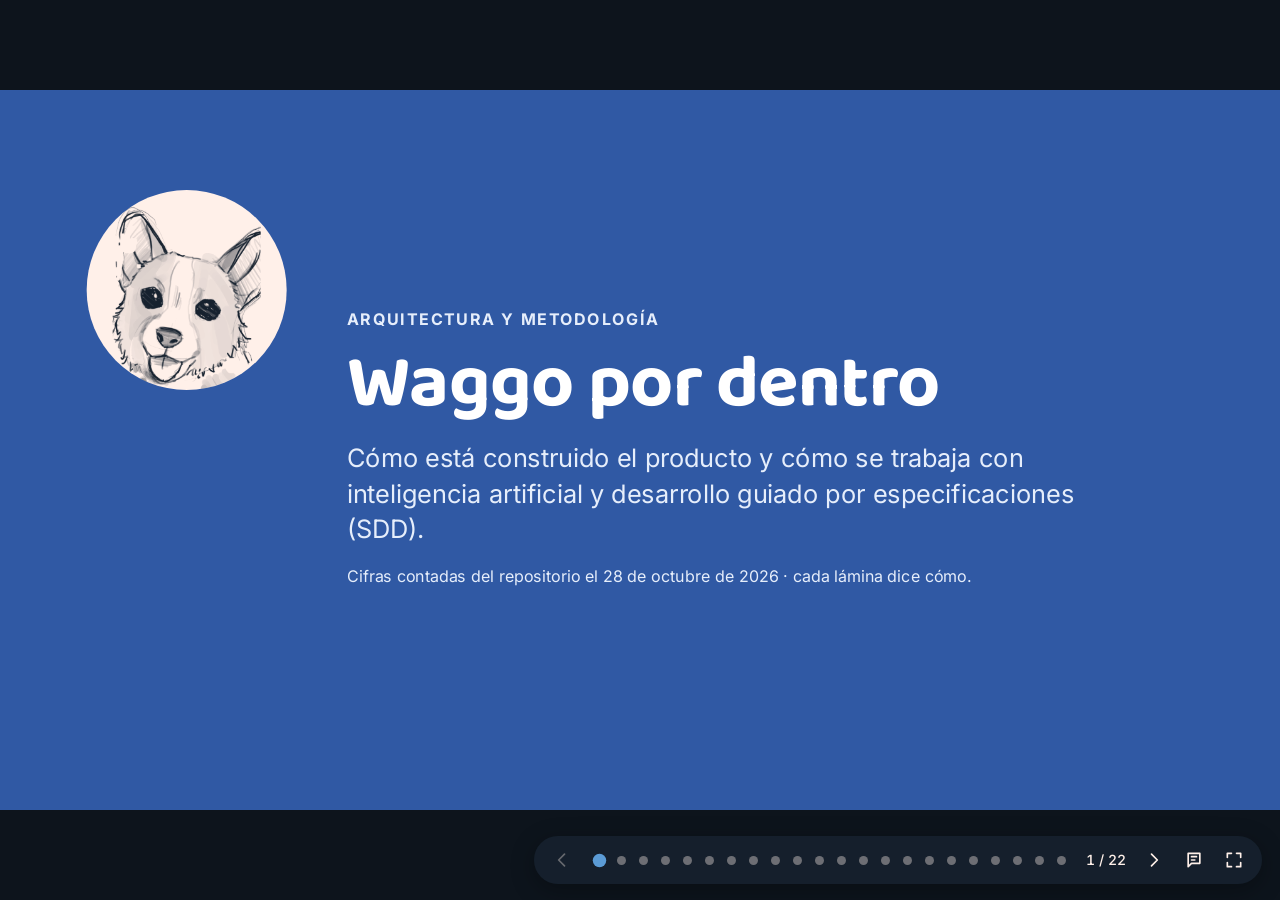
<file: presentaciones/tecnica/index.html>
<!doctype html>
<html lang="es">
<head>
<meta charset="utf-8">
<meta name="viewport" content="width=device-width, initial-scale=1">
<title>Waggo por dentro, arquitectura y metodología</title>
<meta name="description" content="Presentación técnica de Waggo: arquitectura, decisiones, calidad y cómo se trabaja con IA y desarrollo guiado por especificaciones.">
<link rel="icon" href="assets/brand/logo-head.png">
<link rel="stylesheet" href="../_motor/motor.css">
<link rel="stylesheet" href="../_motor/tema.css">
<link rel="stylesheet" href="assets/tecnica.css">
</head>
<body>
<main class="visor" aria-label="Presentación técnica de Waggo">
  <div class="lienzo">
<section class="lamina zafiro" data-titulo="Waggo por dentro"><div class="contenido-lamina">
  <div style="position:absolute;inset:0;background:#3059a4"></div>
  <span class="medalla" style="position:absolute;left:130px;top:150px;width:300px;height:300px"><img src="assets/brand/logo-head.png" alt="Waggo"></span>
  <div style="position:absolute;left:520px;top:0;bottom:0;width:1300px;display:flex;flex-direction:column;justify-content:center;gap:28px;color:#fff">
    <span class="eyebrow" style="color:#e6eefb">Arquitectura y metodología</span>
    <h1 class="titulo-grande" style="font-size:112px;color:#fff">Waggo por dentro</h1>
    <p class="texto-grande" style="color:#e6eefb;max-width:1100px">Cómo está construido el producto y cómo se trabaja con inteligencia artificial y desarrollo guiado por especificaciones (SDD).</p>
    <p class="pequeno" style="color:#e6eefb">Cifras contadas del repositorio el 28 de octubre de 2026 · cada lámina dice cómo.</p>
  </div></div><aside class="notas"><p>Presentación para un público técnico: arquitectura, decisiones, calidad y la forma de trabajar con IA. Cada cifra se contó con un comando sobre los repositorios; el guion.md de esta carpeta lista el comando de cada una.</p><p>Alcance: lo que existe hoy en los tres repositorios (waggo-api, waggo-mobile, waggo-workspace). El vault de Obsidian con los ADR no estaba disponible al preparar esto, así que las decisiones se citan desde specs, CLAUDE.md y AGENTS.md.</p></aside></section>
<section class="lamina" data-titulo="Qué es Waggo y de qué se compone"><div class="contenido-lamina">
  <header class="cab"><span class="eyebrow">El producto</span><h2 class="titulo">Un producto, tres repositorios y un vault</h2></header><div class="marca-esq"><span class="medalla"><img src="assets/brand/logo-head.png" alt=""></span>Waggo</div>
  <div class="cuerpo">
    <div class="dos" style="gap:60px">
      <div>
        <p class="texto" style="margin-bottom:26px">Waggo conecta dueños de perros con paseadores verificados: el dueño pide el paseo, lo sigue en vivo por GPS y paga cuando termina bien.</p>
        <ul class="lista">
          <li><span><b>waggo-api</b> · .NET 10, Clean Architecture, PostgreSQL + PostGIS</span></li>
          <li><span><b>waggo-mobile</b> · Expo SDK 57 · iOS, Android y web</span></li>
          <li><span><b>waggo-workspace</b> · specs, agentes, skills y reglas (sin código de producto)</span></li>
          <li><span><b>Vault Waggo</b> · Obsidian: requisitos, arquitectura y ADR</span></li>
        </ul>
      </div>
      <div class="tres" style="grid-template-columns:1fr 1fr;gap:34px 28px">
        <div class="dato"><span class="n">44</span><span class="e">endpoints en 9 módulos</span></div>
        <div class="dato"><span class="n">14</span><span class="e">features en la app móvil</span></div>
        <div class="dato"><span class="n">21</span><span class="e">specs, 18 ya implementadas</span></div>
        <div class="dato"><span class="n">19</span><span class="e">migraciones de base de datos</span></div>
      </div>
    </div>
  </div>
  <p class="pie-fuente"><b>Cómo se contó:</b> endpoints = llamadas MapGet/MapPost/MapPut en waggo-api/Waggo.Api; módulos = carpetas de Waggo.Api/Endpoints; features = carpetas de waggo-mobile/src/features; specs = archivos de specs/ sin plantilla, README ni borrador de ADR; migraciones = archivos de Migrations sin Designer ni Snapshot.</p></div><aside class="notas"><p>Cada repositorio tiene su historial de Git; el workspace los une con specs, agentes y reglas. Esa separación es el ADR-001.</p><p>Las cifras de la derecha salen de comandos (grep y ls) sobre los repositorios; están en el guion.</p></aside></section>
<section class="lamina" data-titulo="Arquitectura general"><div class="contenido-lamina">
  <header class="cab"><span class="eyebrow">Arquitectura</span><h2 class="titulo">Cómo se despliega hoy en AWS</h2></header><div class="marca-esq"><span class="medalla"><img src="assets/brand/logo-head.png" alt=""></span>Waggo</div>
  <div class="cuerpo alto" style="top:215px">
    <svg class="diagrama" viewBox="0 0 1700 700" role="img" aria-label="Diagrama: el usuario entra por CloudFront y S3 para la web y por un ALB a la API en ECS Fargate; la API usa PostgreSQL con PostGIS, SES y Secrets Manager; GitHub Actions publica la imagen en ECR y la web en S3; la app consulta OpenStreetMap."><defs><marker id="fl1" viewBox="0 0 10 10" refX="8" refY="5" markerWidth="7" markerHeight="7" orient="auto-start-reverse"><path d="M0 0L10 5L0 10z" class="d-marca"/></marker></defs>
      <g class="d-caja "><rect x="0" y="270" width="270" height="130" rx="16"/><text x="135" y="332" class="d-t" text-anchor="middle">Usuario</text><text x="135" y="362" class="d-s" text-anchor="middle">navegador o app Expo</text></g>
      <g class="d-caja "><rect x="380" y="30" width="340" height="100" rx="16"/><text x="550" y="77" class="d-t" text-anchor="middle">CloudFront</text><text x="550" y="107" class="d-s" text-anchor="middle">app.mywaggo.com</text></g>
      <g class="d-caja "><rect x="840" y="30" width="340" height="100" rx="16"/><text x="1010" y="77" class="d-t" text-anchor="middle">S3</text><text x="1010" y="107" class="d-s" text-anchor="middle">build web de Expo</text></g>
      <g class="d-caja sutil"><rect x="1300" y="30" width="340" height="100" rx="16"/><text x="1470" y="77" class="d-t" text-anchor="middle">OpenStreetMap</text><text x="1470" y="107" class="d-s" text-anchor="middle">tiles y Nominatim</text></g>
      <g class="d-caja ia"><rect x="380" y="250" width="340" height="170" rx="16"/><text x="550" y="319" class="d-t" text-anchor="middle">API .NET 10</text><text x="550" y="349" class="d-s" text-anchor="middle">ECS Fargate tras un ALB</text><text x="550" y="375" class="d-s" text-anchor="middle">api.mywaggo.com</text></g>
      <g class="d-caja ia"><rect x="840" y="250" width="340" height="170" rx="16"/><text x="1010" y="332" class="d-t" text-anchor="middle">PostgreSQL 17</text><text x="1010" y="362" class="d-s" text-anchor="middle">RDS privada + PostGIS</text></g>
      <g class="d-caja "><rect x="1300" y="230" width="340" height="90" rx="16"/><text x="1470" y="272" class="d-t" text-anchor="middle">Amazon SES</text><text x="1470" y="302" class="d-s" text-anchor="middle">correos de la cuenta</text></g>
      <g class="d-caja "><rect x="1300" y="350" width="340" height="90" rx="16"/><text x="1470" y="392" class="d-t" text-anchor="middle">Secrets Manager</text><text x="1470" y="422" class="d-s" text-anchor="middle">secretos fuera del repo</text></g>
      <g class="d-caja "><rect x="380" y="540" width="340" height="110" rx="16"/><text x="550" y="592" class="d-t" text-anchor="middle">ECR</text><text x="550" y="622" class="d-s" text-anchor="middle">imagen Docker de la API</text></g>
      <g class="d-caja po"><rect x="840" y="540" width="340" height="110" rx="16"/><text x="1010" y="592" class="d-t" text-anchor="middle">GitHub Actions</text><text x="1010" y="622" class="d-s" text-anchor="middle">OIDC → ECR y S3</text></g>
      <path d="M270 300 C320 300 320 80 380 80" class="d-f " marker-end="url(#fl1)"/>
      <path d="M720 80 L840 80" class="d-f " marker-end="url(#fl1)"/>
      <path d="M270 335 L380 335" class="d-f " marker-end="url(#fl1)"/>
      <path d="M720 335 L840 335" class="d-f " marker-end="url(#fl1)"/>
      <path d="M600 250 C600 190 1240 185 1300 255" class="d-f " marker-end="url(#fl1)"/>
      <path d="M650 420 C650 500 1240 500 1300 395" class="d-f " marker-end="url(#fl1)"/>
            <path d="M840 595 L720 595" class="d-f " marker-end="url(#fl1)"/>
      <path d="M550 540 L550 420" class="d-f " marker-end="url(#fl1)"/>
      <path d="M135 270 L135 6 L1470 6 L1470 30" class="d-f punteada" marker-end="url(#fl1)"/>
    </svg>
  </div>
  <p class="pie-fuente"><b>Fuente:</b> specs/INF-001-despliegue-publico-en-aws.md (estado Implementada, ADR-020). Comprobado el 2026-10-28: https://app.mywaggo.com responde 200 y https://api.mywaggo.com/health/ready responde 200.</p></div><aside class="notas"><p>Un solo ambiente: producción del piloto. La web se publica como estáticos en S3 detrás de CloudFront; la API corre como contenedor en ECS Fargate con el ALB delante.</p><p>La base es RDS PostgreSQL 17 en subred privada con PostGIS. Los secretos viven en Secrets Manager y la autenticación de GitHub a AWS es por OIDC, sin claves guardadas.</p><p>Las apps nativas de iOS y Android no están en este despliegue: la spec las deja fuera de alcance (EAS Build, fase CD-3).</p></aside></section>
<section class="lamina" data-titulo="API: Clean Architecture"><div class="contenido-lamina">
  <header class="cab"><span class="eyebrow">waggo-api</span><h2 class="titulo">Clean Architecture con la regla verificada por pruebas</h2></header><div class="marca-esq"><span class="medalla"><img src="assets/brand/logo-head.png" alt=""></span>Waggo</div>
  <div class="cuerpo alto" style="top:215px">
    <div class="dos" style="grid-template-columns:900px 1fr;gap:50px">
      <svg class="diagrama" viewBox="0 0 900 700" role="img" aria-label="Cuatro capas: Api depende de Infrastructure, que depende de Application, que depende de Domain."><defs><marker id="fl2" viewBox="0 0 10 10" refX="8" refY="5" markerWidth="7" markerHeight="7" orient="auto-start-reverse"><path d="M0 0L10 5L0 10z" class="d-marca"/></marker></defs>
        <g class="d-caja po"><rect x="0" y="0" width="640" height="140" rx="16"/><text x="320" y="67" class="d-t" text-anchor="middle">Waggo.Api</text><text x="320" y="97" class="d-s" text-anchor="middle">Endpoints mínimos, middleware, autenticación</text></g>
        <g class="d-caja "><rect x="0" y="190" width="640" height="140" rx="16"/><text x="320" y="257" class="d-t" text-anchor="middle">Waggo.Infrastructure</text><text x="320" y="287" class="d-s" text-anchor="middle">EF Core, SES, JWT, repositorios</text></g>
        <g class="d-caja ia"><rect x="0" y="380" width="640" height="140" rx="16"/><text x="320" y="447" class="d-t" text-anchor="middle">Waggo.Application</text><text x="320" y="477" class="d-s" text-anchor="middle">Casos de uso, validadores, puertos</text></g>
        <g class="d-caja verde"><rect x="0" y="570" width="640" height="130" rx="16"/><text x="320" y="632" class="d-t" text-anchor="middle">Waggo.Domain</text><text x="320" y="662" class="d-s" text-anchor="middle">Entidades, errores, reglas. Sin dependencias</text></g>
        <path d="M320 140 L320 190" class="d-f " marker-end="url(#fl2)"/><path d="M320 330 L320 380" class="d-f " marker-end="url(#fl2)"/><path d="M320 520 L320 570" class="d-f " marker-end="url(#fl2)"/>
        <text x="680" y="170" class="d-s">depende de</text>
        <text x="680" y="360" class="d-s">depende de</text>
        <text x="680" y="550" class="d-s">depende de</text>
      </svg>
      <div>
        <p class="texto" style="margin-bottom:22px">La regla <b>Api → Infrastructure → Application → Domain</b> no es solo una convención: la comprueban pruebas de arquitectura (NetArchTest) que fallan si se rompe.</p>
        <ul class="lista">
          <li><span><b>4 proyectos</b> de producción y <b>6</b> de pruebas</span></li>
          <li><span>Cada caso de uso es un <b>Command o Query + Handler + Validator</b>, sin MediatR ni AutoMapper</span></li>
          <li><span>Todo devuelve <b>WaggoResponse&lt;T&gt;</b> con errores, avisos e información</span></li>
          <li><span>Carpetas por tipo y por módulo (ADR-012): 9 módulos de endpoints</span></li>
        </ul>
      </div>
    </div>
  </div>
  <p class="pie-fuente"><b>Fuente:</b> waggo-api/CLAUDE.md, waggo-api/Tests/Waggo.ArchitectureTests/LayerTests.cs, Directory.Packages.props. Proyectos = carpetas Waggo.* (4) y Tests/* (6).</p></div><aside class="notas"><p>LayerTests.cs verifica que Domain no dependa de otras capas ni de EF Core o ASP.NET, que Application no dependa de Infrastructure ni de Api, y que los handlers sean sealed y no públicos. Son 7 pruebas de arquitectura.</p><p>La decisión de no usar MediatR, AutoMapper ni FluentAssertions está en ADR-006; las pruebas usan Shouldly y NSubstitute.</p></aside></section>
<section class="lamina" data-titulo="Una petición de punta a punta"><div class="contenido-lamina">
  <header class="cab"><span class="eyebrow">waggo-api</span><h2 class="titulo">Una emergencia, de la petición a la respuesta</h2></header><div class="marca-esq"><span class="medalla"><img src="assets/brand/logo-head.png" alt=""></span>Waggo</div>
  <div class="cuerpo alto" style="top:215px">
    <svg class="diagrama" viewBox="0 0 1700 190" role="img" aria-label="Flujo de una petición: endpoint, validador del DTO, handler, validador de negocio y dominio, respuesta WaggoApiResponse."><defs><marker id="fl3" viewBox="0 0 10 10" refX="8" refY="5" markerWidth="7" markerHeight="7" orient="auto-start-reverse"><path d="M0 0L10 5L0 10z" class="d-marca"/></marker></defs>
      <g class="d-caja po"><rect x="0" y="20" width="300" height="130" rx="16"/><text x="150" y="82" class="d-t" text-anchor="middle">Endpoint</text><text x="150" y="112" class="d-s" text-anchor="middle">POST …/emergency</text></g>
      <g class="d-caja "><rect x="350" y="20" width="280" height="130" rx="16"/><text x="490" y="82" class="d-t" text-anchor="middle">Validador 1</text><text x="490" y="112" class="d-s" text-anchor="middle">del DTO (Request.*)</text></g>
      <g class="d-caja ia"><rect x="680" y="20" width="280" height="130" rx="16"/><text x="820" y="82" class="d-t" text-anchor="middle">Handler</text><text x="820" y="112" class="d-s" text-anchor="middle">RaiseEmergencyHandler</text></g>
      <g class="d-caja "><rect x="1010" y="20" width="330" height="130" rx="16"/><text x="1175" y="82" class="d-t" text-anchor="middle">Validador 2 y dominio</text><text x="1175" y="112" class="d-s" text-anchor="middle">reglas de negocio</text></g>
      <g class="d-caja verde"><rect x="1390" y="20" width="310" height="130" rx="16"/><text x="1545" y="82" class="d-t" text-anchor="middle">WaggoApiResponse</text><text x="1545" y="112" class="d-s" text-anchor="middle">success, data, errors[]</text></g>
      <path d="M300 85 L350 85" class="d-f " marker-end="url(#fl3)"/><path d="M630 85 L680 85" class="d-f " marker-end="url(#fl3)"/><path d="M960 85 L1010 85" class="d-f " marker-end="url(#fl3)"/><path d="M1340 85 L1390 85" class="d-f " marker-end="url(#fl3)"/>
    </svg>
    <div class="dos" style="margin-top:34px;gap:40px">
      <div>
        <span class="rotulo-codigo">RaiseEmergencyHandler.cs <span>(fragmento)</span></span>
        <pre class="codigo"><span class="k">if</span> (walk.Status <span class="k">is not</span> (WalkStatus.Accepted
    <span class="k">or</span> WalkStatus.InProgress))
{
    response.AddError(<span class="v">AlertErrors.WalkNotActive</span>);
    <span class="k">return</span> response;
}</pre>
      </div>
      <div>
        <span class="rotulo-codigo">AlertErrors.cs <span>(catálogo de errores del dominio)</span></span>
        <pre class="codigo"><span class="k">public static readonly</span> Error WalkNotActive = <span class="k">new</span>(
    <span class="a">"Alerts.WalkNotActive"</span>,
    <span class="a">"Solo puedes reportar una emergencia en un
     paseo aceptado o en curso."</span>,
    ErrorType.BusinessRule);</pre>
      </div>
    </div>
    <p class="texto" style="margin-top:30px">Un error de negocio esperado se <b>acumula</b> en la respuesta (código <code>Alerts.WalkNotActive</code>, HTTP 422); si la operación no puede seguir, se lanza una excepción propia que el middleware traduce, sin exponer el detalle técnico.</p>
  </div>
  <p class="pie-fuente"><b>Fuente:</b> waggo-api/Waggo.Application/Tracking/Commands/RaiseEmergency/RaiseEmergencyHandler.cs y Waggo.Domain/Errors/Tracking/AlertErrors.cs (fragmentos reales); waggo-api/CLAUDE.md (ADR-007, ADR-009, ADR-010).</p></div><aside class="notas"><p>Este es el fragmento real que implementa el ejemplo 5 de la spec RF-012 (levantar una emergencia en un paseo que nadie ha aceptado devuelve 422 Alerts.WalkNotActive).</p><p>Validación en dos capas (ADR-009): el DTO se valida en la frontera de la API con códigos Request.Required y Request.InvalidValue; las reglas de negocio se validan en Application con códigos del módulo.</p><p>Los mensajes públicos están en español y explican cómo corregir; el código y los comentarios están en inglés.</p></aside></section>
<section class="lamina" data-titulo="Datos y mapas"><div class="contenido-lamina">
  <header class="cab"><span class="eyebrow">Datos</span><h2 class="titulo">PostgreSQL + PostGIS y mapas abiertos</h2></header><div class="marca-esq"><span class="medalla"><img src="assets/brand/logo-head.png" alt=""></span>Waggo</div>
  <div class="cuerpo alto" style="top:215px">
    <div class="dos" style="gap:50px">
      <div class="tarjeta"><h3>PostgreSQL + PostGIS</h3>
        <ul class="lista" style="gap:12px">
          <li><span>EF Core con <b>snake_case</b> y un esquema por módulo</span></li>
          <li><span><b>19 migraciones</b>; se aplican al iniciar solo en Development y Testing</span></li>
          <li><span>Matching por cercanía en la base: solicitudes a menos de <b>5 km</b>, orden por distancia real y índice GiST (RF-006)</span></li>
          <li><span>Documento del paseador y notas médicas <b>cifrados</b> en la base</span></li>
          <li><span>Pruebas de integración contra <b>PostgreSQL real</b> (Testcontainers), nunca SQLite ni InMemory</span></li>
        </ul>
      </div>
      <div class="tarjeta"><h3>Mapas con OpenStreetMap</h3>
        <ul class="lista" style="gap:12px">
          <li><span>Decisión del PO (2026-10-27): <b>OpenStreetMap</b>, sin claves ni costo de licencia</span></li>
          <li><span>Un componente <b>WaggoMap</b>: Leaflet dentro de WebView (móvil) o iframe (web)</span></li>
          <li><span>Mensajes app ↔ mapa <b>tipados y validados con Zod</b></span></li>
          <li><span>Búsqueda de direcciones con <b>Nominatim</b>: máx. 1 petición por segundo y solo al enviar</span></li>
          <li><span>Atribución «© OpenStreetMap contributors» siempre visible</span></li>
        </ul>
      </div>
    </div>
  </div>
  <p class="pie-fuente"><b>Fuente:</b> waggo-api/CLAUDE.md, specs/RF-006-matching-por-cercania.md, specs/_adr-borrador-mapas-openstreetmap.md (borrador de ADR: aún no pasó al vault), .claude/rules/mobile-checklist.md. Los tiles públicos de OSM son solo para desarrollo y piloto.</p></div><aside class="notas"><p>El radio de 5 km y el orden por distancia son de la spec RF-006 y están marcados como provisionales.</p><p>El borrador del ADR de mapas documenta las alternativas descartadas: Mapbox, Google Maps y OSM con react-native-maps. Pendiente: pasarlo al vault como ADR numerado.</p></aside></section>
<section class="lamina" data-titulo="App móvil"><div class="contenido-lamina">
  <header class="cab"><span class="eyebrow">waggo-mobile</span><h2 class="titulo">Expo y React Native, organizada por features</h2></header><div class="marca-esq"><span class="medalla"><img src="assets/brand/logo-head.png" alt=""></span>Waggo</div>
  <div class="cuerpo alto" style="top:215px">
    <div class="dos" style="grid-template-columns:860px 1fr;gap:50px">
      <svg class="diagrama" viewBox="0 0 860 640" role="img" aria-label="Capas de la app: rutas finas en src/app, features en src/features y piezas compartidas en src/shared."><defs><marker id="fl4" viewBox="0 0 10 10" refX="8" refY="5" markerWidth="7" markerHeight="7" orient="auto-start-reverse"><path d="M0 0L10 5L0 10z" class="d-marca"/></marker></defs>
        <g class="d-caja po"><rect x="0" y="0" width="860" height="110" rx="16"/><text x="430" y="52" class="d-t" text-anchor="middle">src/app</text><text x="430" y="82" class="d-s" text-anchor="middle">Rutas de Expo Router: finas</text></g>
        <g class="d-caja ia"><rect x="0" y="160" width="860" height="250" rx="16"/><text x="430" y="282" class="d-t" text-anchor="middle">src/features/&lt;feature&gt;</text><text x="430" y="312" class="d-s" text-anchor="middle">api · hooks · components · screens · model</text></g>
        <g class="d-caja "><rect x="0" y="460" width="860" height="110" rx="16"/><text x="430" y="512" class="d-t" text-anchor="middle">src/shared</text><text x="430" y="542" class="d-s" text-anchor="middle">api (httpClient + Zod) · ui (theme.ts) · map</text></g>
        <path d="M430 110 L430 160" class="d-f " marker-end="url(#fl4)"/><path d="M430 410 L430 460" class="d-f " marker-end="url(#fl4)"/>
        <text x="20" y="340" class="d-s">admin · auth · home · messaging · notifications · onboarding · payments</text>
        <text x="20" y="370" class="d-s">pets · places · pricing · profile · tracking · walker · walks</text>
      </svg>
      <ul class="lista">
        <li><span><b>Expo SDK 57</b>, React Native 0.86, React 19 y TypeScript</span></li>
        <li><span>Una feature solo se importa por su <b>index.ts</b>; ESLint bloquea los atajos</span></li>
        <li><span>Llamadas a la API por <b>httpClient + esquema Zod</b>; los errores llegan como ApiError</span></li>
        <li><span><b>TanStack Query</b> para el estado del servidor</span></li>
        <li><span>Solo tokens de <b>theme.ts</b>: Seashell &amp; Sapphire, Baloo 2 e Inter (ADR-018)</span></li>
        <li><span>14 features, una por dominio</span></li>
      </ul>
    </div>
  </div>
  <p class="pie-fuente"><b>Fuente:</b> waggo-mobile/package.json (versiones), waggo-mobile/AGENTS.md y .claude/rules/mobile-checklist.md; features = carpetas de waggo-mobile/src/features.</p></div><aside class="notas"><p>Las rutas en src/app son delgadas; la lógica vive en las features. La regla de importar solo por index.ts la hace cumplir ESLint.</p><p>El tema claro es el predeterminado y el oscuro se activa con un interruptor (ADR-015). Todos los colores y tamaños salen de theme.ts.</p></aside></section>
<section class="lamina" data-titulo="CI/CD"><div class="contenido-lamina">
  <header class="cab"><span class="eyebrow">Entrega continua</span><h2 class="titulo">De un pull request a producción, sin pasos manuales</h2></header><div class="marca-esq"><span class="medalla"><img src="assets/brand/logo-head.png" alt=""></span>Waggo</div>
  <div class="cuerpo alto" style="top:215px">
    <svg class="diagrama" viewBox="0 0 1700 560" role="img" aria-label="Dos filas: el CI del pull request (formato, compilación, pruebas, integración, imagen, merge) y el deploy al llegar a main (OIDC, ECR, migraciones, ECS, prueba de humo)."><defs><marker id="fl5" viewBox="0 0 10 10" refX="8" refY="5" markerWidth="7" markerHeight="7" orient="auto-start-reverse"><path d="M0 0L10 5L0 10z" class="d-marca"/></marker></defs>
      <text x="0" y="24" class="d-n">1 · En el pull request (CI)</text>
      <g class="d-caja "><rect x="0" y="50" width="250" height="110" rx="16"/><text x="125" y="102" class="d-t" text-anchor="middle">Formato</text><text x="125" y="132" class="d-s" text-anchor="middle">dotnet format · Prettier</text></g>
      <g class="d-caja "><rect x="300" y="50" width="250" height="110" rx="16"/><text x="425" y="102" class="d-t" text-anchor="middle">Compilar</text><text x="425" y="132" class="d-s" text-anchor="middle">advertencias = error</text></g>
      <g class="d-caja "><rect x="600" y="50" width="250" height="110" rx="16"/><text x="725" y="102" class="d-t" text-anchor="middle">Pruebas</text><text x="725" y="132" class="d-s" text-anchor="middle">unitarias y de arquitectura</text></g>
      <g class="d-caja "><rect x="900" y="50" width="250" height="110" rx="16"/><text x="1025" y="102" class="d-t" text-anchor="middle">Integración</text><text x="1025" y="132" class="d-s" text-anchor="middle">PostgreSQL en Docker</text></g>
      <g class="d-caja "><rect x="1200" y="50" width="250" height="110" rx="16"/><text x="1325" y="102" class="d-t" text-anchor="middle">Imagen</text><text x="1325" y="132" class="d-s" text-anchor="middle">docker build</text></g>
      <g class="d-caja po"><rect x="1500" y="50" width="200" height="110" rx="16"/><text x="1600" y="102" class="d-t" text-anchor="middle">Merge</text><text x="1600" y="132" class="d-s" text-anchor="middle">squash a main</text></g>
      <path d="M250 105 L300 105" class="d-f " marker-end="url(#fl5)"/><path d="M550 105 L600 105" class="d-f " marker-end="url(#fl5)"/><path d="M850 105 L900 105" class="d-f " marker-end="url(#fl5)"/><path d="M1150 105 L1200 105" class="d-f " marker-end="url(#fl5)"/><path d="M1450 105 L1500 105" class="d-f " marker-end="url(#fl5)"/>
      <text x="0" y="274" class="d-n">2 · Al llegar a main (deploy de la API)</text>
      <g class="d-caja "><rect x="0" y="300" width="250" height="110" rx="16"/><text x="125" y="352" class="d-t" text-anchor="middle">OIDC</text><text x="125" y="382" class="d-s" text-anchor="middle">sin claves en GitHub</text></g>
      <g class="d-caja "><rect x="300" y="300" width="250" height="110" rx="16"/><text x="425" y="352" class="d-t" text-anchor="middle">ECR</text><text x="425" y="382" class="d-s" text-anchor="middle">imagen con el SHA</text></g>
      <g class="d-caja "><rect x="600" y="300" width="250" height="110" rx="16"/><text x="725" y="352" class="d-t" text-anchor="middle">Migraciones</text><text x="725" y="382" class="d-s" text-anchor="middle">tarea ECS de un uso</text></g>
      <g class="d-caja "><rect x="900" y="300" width="250" height="110" rx="16"/><text x="1025" y="352" class="d-t" text-anchor="middle">Servicio ECS</text><text x="1025" y="382" class="d-s" text-anchor="middle">actualización gradual</text></g>
      <g class="d-caja "><rect x="1200" y="300" width="250" height="110" rx="16"/><text x="1325" y="352" class="d-t" text-anchor="middle">Prueba de humo</text><text x="1325" y="382" class="d-s" text-anchor="middle">GET /health/ready</text></g>
      <g class="d-caja verde"><rect x="1500" y="300" width="200" height="110" rx="16"/><text x="1600" y="352" class="d-t" text-anchor="middle">En línea</text><text x="1600" y="382" class="d-s" text-anchor="middle">api.mywaggo.com</text></g>
      <path d="M250 355 L300 355" class="d-f " marker-end="url(#fl5)"/><path d="M550 355 L600 355" class="d-f " marker-end="url(#fl5)"/><path d="M850 355 L900 355" class="d-f " marker-end="url(#fl5)"/><path d="M1150 355 L1200 355" class="d-f " marker-end="url(#fl5)"/><path d="M1450 355 L1500 355" class="d-f " marker-end="url(#fl5)"/>
      <text x="0" y="474" class="d-s" style="font-size:25px;fill:var(--texto)">Web: expo export → S3 → invalidación de CloudFront. Reversa de la API: volver a desplegar un SHA anterior (workflow manual).</text>
    </svg>
  </div>
  <p class="pie-fuente"><b>Fuente:</b> waggo-api/.github/workflows/ci.yml y deploy.yml, waggo-mobile/.github/workflows/ci.yml, specs/INF-001. Los workflows de CI existen en los dos repos; el título del PR se valida con pr-title.yml (Conventional Commits).</p></div><aside class="notas"><p>CI de la API: restore, dotnet format whitespace --verify-no-changes, build en Release (advertencias como error), pruebas unitarias y de arquitectura con cobertura, pruebas de integración con Testcontainers y docker build.</p><p>CI de la app: typecheck, Prettier, ESLint y Jest con cobertura (umbrales 80 % líneas y funciones, 70 % ramas).</p><p>El deploy corre en cada merge a main. La migración de base de datos corre como tarea de un solo uso antes de actualizar el servicio.</p></aside></section>
<section class="lamina" data-titulo="Decisiones de arquitectura"><div class="contenido-lamina">
  <header class="cab"><span class="eyebrow">Decisiones</span><h2 class="titulo">Las decisiones quedan escritas como ADR</h2></header><div class="marca-esq"><span class="medalla"><img src="assets/brand/logo-head.png" alt=""></span>Waggo</div>
  <div class="cuerpo alto" style="top:215px">
    <table class="tabla">
      <tr><th style="width:130px">ADR</th><th>Decisión</th><th style="width:280px">Dónde se aplica</th></tr>
      <tr><td class="m">ADR-001</td><td>Repositorios de producto separados y un workspace de coordinación</td><td>README del workspace</td></tr>
      <tr><td class="m">ADR-006</td><td>Sin MediatR, AutoMapper ni FluentAssertions: handlers propios y Shouldly</td><td>waggo-api</td></tr>
      <tr><td class="m">ADR-007</td><td>Toda operación devuelve WaggoResponse&lt;T&gt;; el endpoint escribe los logs</td><td>waggo-api</td></tr>
      <tr><td class="m">ADR-008</td><td>Convenciones de código, impuestas por la compilación</td><td>.editorconfig</td></tr>
      <tr><td class="m">ADR-009/010</td><td>Validación en dos capas; errores acumulables o excepciones propias</td><td>waggo-api</td></tr>
      <tr><td class="m">ADR-011</td><td>OAuth 2.0 con JWT y roles owner, walker y admin</td><td>waggo-api</td></tr>
      <tr><td class="m">ADR-012</td><td>Dónde va cada archivo (carpetas por tipo y por módulo)</td><td>backend-checklist</td></tr>
      <tr><td class="m">ADR-016/017</td><td>Identidad propia con bcrypt y JWT; login sin 2FA obligatorio y federación OAuth</td><td>specs de identidad</td></tr>
      <tr><td class="m">ADR-018/019</td><td>Seashell &amp; Sapphire (reemplaza ADR-013); pestañas del paseador</td><td>waggo-mobile</td></tr>
      <tr><td class="m">ADR-020</td><td>Despliegue público en AWS</td><td>INF-001</td></tr>
    </table>
  </div>
  <p class="pie-fuente"><b>Cómo se contó:</b> los repos citan 18 identificadores ADR distintos (ADR-001, 002, 005 a 020). El vault de Obsidian, donde están los textos completos, no estaba disponible al preparar esta presentación: los títulos son los que aparecen en CLAUDE.md, AGENTS.md y las specs; no se verificó cuántos ADR existen en el vault.</p></div><aside class="notas"><p>Regla del proyecto: si una regla falta o está mal, se propone un ADR con /new-adr en lugar de improvisar. Cuando una decisión cambia una regla, se actualizan en el mismo cambio el vault, CLAUDE.md/AGENTS.md y los checklists.</p><p>Honestidad: ADR-002, 005 y 014 se citan en los repos pero no se pudo leer su título sin el vault. El de mapas con OpenStreetMap sigue en borrador dentro de specs/.</p></aside></section>
<section class="lamina" data-titulo="Calidad: pruebas"><div class="contenido-lamina">
  <header class="cab"><span class="eyebrow">Calidad</span><h2 class="titulo">Casi tanto código de pruebas como de producción</h2></header><div class="marca-esq"><span class="medalla"><img src="assets/brand/logo-head.png" alt=""></span>Waggo</div>
  <div class="cuerpo alto" style="top:215px">
    <div class="dos" style="grid-template-columns:1fr 1fr;gap:56px">
      <div>
        <span class="rotulo-codigo">waggo-api · 626 métodos de prueba <span>(553 [Fact] + 73 [Theory], 183 casos [InlineData])</span></span>
        <svg class="diagrama" viewBox="0 0 800 324" role="img" aria-label="Gráfico de barras: Domain.UnitTests 164, Api.IntegrationTests 171, Application.UnitTests 162, Api.UnitTests 75, Infrastructure.UnitTests 47, ArchitectureTests 7"><text x="286" y="28" class="d-s" style="font-size:25px;fill:var(--texto)" text-anchor="end">Domain.UnitTests</text><rect x="300" y="0" width="393.2163742690058" height="38" rx="8" class="d-barra"/><text x="705.2163742690059" y="29" class="d-t" style="font-size:28px">164</text><text x="286" y="82" class="d-s" style="font-size:25px;fill:var(--texto)" text-anchor="end">Api.IntegrationTests</text><rect x="300" y="54" width="410" height="38" rx="8" class="d-barra"/><text x="722" y="83" class="d-t" style="font-size:28px">171</text><text x="286" y="136" class="d-s" style="font-size:25px;fill:var(--texto)" text-anchor="end">Application.UnitTests</text><rect x="300" y="108" width="388.4210526315789" height="38" rx="8" class="d-barra"/><text x="700.421052631579" y="137" class="d-t" style="font-size:28px">162</text><text x="286" y="190" class="d-s" style="font-size:25px;fill:var(--texto)" text-anchor="end">Api.UnitTests</text><rect x="300" y="162" width="179.82456140350877" height="38" rx="8" class="d-barra"/><text x="491.82456140350877" y="191" class="d-t" style="font-size:28px">75</text><text x="286" y="244" class="d-s" style="font-size:25px;fill:var(--texto)" text-anchor="end">Infrastructure.UnitTests</text><rect x="300" y="216" width="112.69005847953215" height="38" rx="8" class="d-barra"/><text x="424.6900584795321" y="245" class="d-t" style="font-size:28px">47</text><text x="286" y="298" class="d-s" style="font-size:25px;fill:var(--texto)" text-anchor="end">ArchitectureTests</text><rect x="300" y="270" width="16.78362573099415" height="38" rx="8" class="d-barra"/><text x="328.7836257309942" y="299" class="d-t" style="font-size:28px">7</text></svg>
      </div>
      <div>
        <div class="tres" style="grid-template-columns:1fr 1fr;gap:22px 24px;margin-bottom:26px">
          <div class="dato"><span class="n">466</span><span class="e">pruebas en la app (Jest + RNTL) en 95 archivos</span></div>
          <div class="dato"><span class="n">114</span><span class="e">archivos de prueba en la API</span></div>
        </div>
        <span class="rotulo-codigo">Líneas de código <span>(producción vs pruebas)</span></span>
        <svg class="diagrama" viewBox="0 0 800 200" role="img" aria-label="Gráfico de barras: API producción 11134, API pruebas 11024, App producción 10907, App pruebas 7264"><text x="216" y="27" class="d-s" style="font-size:25px;fill:var(--texto)" text-anchor="end">API producción</text><rect x="230" y="0" width="480" height="36" rx="8" class="d-barra"/><text x="722" y="28" class="d-t" style="font-size:28px">11.134</text><text x="216" y="77" class="d-s" style="font-size:25px;fill:var(--texto)" text-anchor="end">API pruebas</text><rect x="230" y="50" width="475.2577689958685" height="36" rx="8" class="d-barra b2"/><text x="717.2577689958684" y="78" class="d-t" style="font-size:28px">11.024</text><text x="216" y="127" class="d-s" style="font-size:25px;fill:var(--texto)" text-anchor="end">App producción</text><rect x="230" y="100" width="470.21375965511044" height="36" rx="8" class="d-barra"/><text x="712.2137596551104" y="128" class="d-t" style="font-size:28px">10.907</text><text x="216" y="177" class="d-s" style="font-size:25px;fill:var(--texto)" text-anchor="end">App pruebas</text><rect x="230" y="150" width="313.15969103646484" height="36" rx="8" class="d-barra b2"/><text x="555.1596910364649" y="178" class="d-t" style="font-size:28px">7.264</text></svg>
      </div>
    </div>
  </div>
  <p class="pie-fuente"><b>Cómo se contó:</b> API = líneas [Fact]/[Theory] bajo Tests/ (grep); App = llamadas it()/test() en *.test.ts(x) (95 archivos; 10 usan .each, que ejecutan varios casos); líneas = suma de .cs sin Migrations ni bin/obj, y .ts/.tsx de src. No se ejecutó la suite: son métodos de prueba, no ejecuciones.</p></div><aside class="notas"><p>Contamos métodos de prueba definidos, no ejecuciones: un [Theory] con varios [InlineData] se ejecuta varias veces, así que las ejecuciones reales de la API son más que 626.</p><p>La app exige cobertura mínima en CI: 80 % de líneas y funciones y 70 % de ramas (jest coverageThreshold).</p><p>Las pruebas de integración usan Testcontainers con PostgreSQL real y el encabezado X-Dev-Roles para probar los roles.</p></aside></section>
<section class="lamina" data-titulo="Convenciones impuestas"><div class="contenido-lamina">
  <header class="cab"><span class="eyebrow">Calidad</span><h2 class="titulo">Las reglas no se piden: la compilación las exige</h2></header><div class="marca-esq"><span class="medalla"><img src="assets/brand/logo-head.png" alt=""></span>Waggo</div>
  <div class="cuerpo alto" style="top:215px">
    <div class="dos" style="gap:50px">
      <div>
        <span class="rotulo-codigo">Directory.Build.props <span>(fragmento real)</span></span>
        <pre class="codigo">&lt;TreatWarningsAsErrors&gt;<span class="v">true</span>&lt;/TreatWarningsAsErrors&gt;
&lt;AnalysisLevel&gt;latest-recommended&lt;/AnalysisLevel&gt;
&lt;EnforceCodeStyleInBuild&gt;<span class="v">true</span>&lt;/EnforceCodeStyleInBuild&gt;
&lt;Nullable&gt;enable&lt;/Nullable&gt;</pre>
        <span class="rotulo-codigo" style="margin-top:22px">.editorconfig <span>(fragmento real)</span></span>
        <pre class="codigo"><span class="c"># var: nunca</span>
csharp_style_var_elsewhere = false:<span class="r">warning</span>
csharp_prefer_braces = true:<span class="r">warning</span>
dotnet_style_namespace_match_folder = true:<span class="r">warning</span></pre>
      </div>
      <ul class="lista">
        <li><span><b>API:</b> sin <code>var</code>, llaves siempre, namespace = carpeta, un tipo por archivo; si falla, no compila</span></li>
        <li><span><b>CI:</b> <code>dotnet format --verify-no-changes</code> y paquetes con vulnerabilidades rompen el build</span></li>
        <li><span><b>Arquitectura:</b> pruebas NetArchTest vigilan las capas</span></li>
        <li><span><b>App:</b> ESLint (sin <code>any</code>, solo exportaciones con nombre, imports de features por index.ts), Prettier y <code>tsc --noEmit</code></span></li>
        <li><span><b>Commits:</b> título del PR en Conventional Commits, validado por un workflow</span></li>
      </ul>
    </div>
  </div>
  <p class="pie-fuente"><b>Fuente:</b> waggo-api/Directory.Build.props y .editorconfig (fragmentos reales), .github/workflows/ci.yml y pr-title.yml, waggo-mobile/AGENTS.md, .claude/rules/*.md.</p></div><aside class="notas"><p>La idea es que ni una persona ni una IA tengan que acordarse de las reglas: si no se cumplen, el build o el CI falla. Por eso las convenciones están en .editorconfig con severidad warning y TreatWarningsAsErrors activado.</p></aside></section>
<section class="lamina" data-titulo="Desarrollo guiado por especificaciones"><div class="contenido-lamina">
  <header class="cab"><span class="eyebrow">Metodología</span><h2 class="titulo">Spec → pruebas → código → revisión</h2></header><div class="marca-esq"><span class="medalla"><img src="assets/brand/logo-head.png" alt=""></span>Waggo</div>
  <div class="cuerpo alto" style="top:215px">
    <svg class="diagrama" viewBox="0 0 1700 520" role="img" aria-label="Ciclo: requerimiento en el vault, spec con ejemplos, aprobación del PO, pruebas rojas, código verde, refactor, revisión, documentación y PR, spec implementada."><defs><marker id="fl6" viewBox="0 0 10 10" refX="8" refY="5" markerWidth="7" markerHeight="7" orient="auto-start-reverse"><path d="M0 0L10 5L0 10z" class="d-marca"/></marker></defs>
      <g class="d-caja "><rect x="0" y="40" width="230" height="130" rx="16"/><text x="115" y="102" class="d-t" text-anchor="middle">RF en el vault</text><text x="115" y="132" class="d-s" text-anchor="middle">qué se necesita</text></g>
      <g class="d-caja ia"><rect x="280" y="40" width="230" height="130" rx="16"/><text x="395" y="102" class="d-t" text-anchor="middle">Spec</text><text x="395" y="132" class="d-s" text-anchor="middle">ejemplos + contrato</text></g>
      <g class="d-caja po"><rect x="560" y="40" width="230" height="130" rx="16"/><text x="675" y="102" class="d-t" text-anchor="middle">PO aprueba</text><text x="675" y="132" class="d-s" text-anchor="middle">estado Lista</text></g>
      <g class="d-caja roja"><rect x="840" y="40" width="230" height="130" rx="16"/><text x="955" y="102" class="d-t" text-anchor="middle">Pruebas</text><text x="955" y="132" class="d-s" text-anchor="middle">rojas, de la tabla</text></g>
      <g class="d-caja verde"><rect x="1120" y="40" width="230" height="130" rx="16"/><text x="1235" y="102" class="d-t" text-anchor="middle">Código</text><text x="1235" y="132" class="d-s" text-anchor="middle">mínimo, en verde</text></g>
      <g class="d-caja ia"><rect x="1400" y="40" width="300" height="130" rx="16"/><text x="1550" y="102" class="d-t" text-anchor="middle">Refactor</text><text x="1550" y="132" class="d-s" text-anchor="middle">mismo comportamiento</text></g>
      <path d="M230 105 L280 105" class="d-f " marker-end="url(#fl6)"/><path d="M510 105 L560 105" class="d-f " marker-end="url(#fl6)"/><path d="M790 105 L840 105" class="d-f " marker-end="url(#fl6)"/><path d="M1070 105 L1120 105" class="d-f " marker-end="url(#fl6)"/><path d="M1350 105 L1400 105" class="d-f " marker-end="url(#fl6)"/>
      <g class="d-caja ia"><rect x="1400" y="280" width="300" height="130" rx="16"/><text x="1550" y="342" class="d-t" text-anchor="middle">Revisión</text><text x="1550" y="372" class="d-s" text-anchor="middle">ADR, capas, DoD</text></g>
      <g class="d-caja ia"><rect x="1050" y="280" width="300" height="130" rx="16"/><text x="1200" y="342" class="d-t" text-anchor="middle">Docs y PR</text><text x="1200" y="372" class="d-s" text-anchor="middle">trazabilidad, squash</text></g>
      <g class="d-caja verde"><rect x="700" y="280" width="300" height="130" rx="16"/><text x="850" y="342" class="d-t" text-anchor="middle">Implementada</text><text x="850" y="372" class="d-s" text-anchor="middle">spec actualizada</text></g>
      <path d="M1550 170 L1550 280" class="d-f " marker-end="url(#fl6)"/><path d="M1400 345 L1350 345" class="d-f " marker-end="url(#fl6)"/><path d="M1050 345 L1000 345" class="d-f " marker-end="url(#fl6)"/>
      <g class="d-caja po"><rect x="0" y="300" width="36" height="36" rx="8"/></g><text x="52" y="328" class="d-s" style="fill:var(--texto)">decide el PO</text>
      <g class="d-caja ia"><rect x="260" y="300" width="36" height="36" rx="8"/></g><text x="312" y="328" class="d-s" style="fill:var(--texto)">lo hace la IA</text>
      <text x="0" y="470" class="d-s" style="font-size:25px;fill:var(--texto)">Sin spec en estado Lista no hay código de producto para ese requerimiento.</text>
    </svg>
  </div>
  <p class="pie-fuente"><b>Fuente:</b> CLAUDE.md del workspace («How work flows here»), specs/README.md (ciclo de vida), .claude/skills/implement-spec/SKILL.md.</p></div><aside class="notas"><p>Tres reglas del workspace: cada feature empieza como spec; la implementación sigue TDD (backend primero, luego móvil) guiada por la tabla de ejemplos; al terminar la spec pasa a Implementada y /sync-docs actualiza el vault.</p><p>La aprobación del PO (estado Lista) es el control humano antes de escribir código: ahí se validan los ejemplos y se resuelven las preguntas abiertas.</p></aside></section>
<section class="lamina" data-titulo="De un ejemplo de la spec al código" data-pasos="3"><div class="contenido-lamina">
  <header class="cab"><span class="eyebrow">Metodología</span><h2 class="titulo">Una fila de la spec, trazada hasta el código</h2></header><div class="marca-esq"><span class="medalla"><img src="assets/brand/logo-head.png" alt=""></span>Waggo</div>
  <div class="cuerpo alto" style="top:215px">
    <div style="display:grid;grid-template-columns:1fr 1fr;gap:26px 40px">
      <div data-paso="0">
        <span class="rotulo-codigo">① specs/RF-012 · tabla de ejemplos <span>(fila 5)</span></span>
        <pre class="codigo" style="white-space:pre-wrap;font-size:20px"><span class="a">5</span> | Levantarla en un paseo <span class="k">Requested</span>,
  <span class="k">Completed</span> o <span class="k">Cancelled</span>
  → <span class="r">422 Alerts.WalkNotActive</span> | Regla</pre>
      </div>
      <div data-paso="1">
        <span class="rotulo-codigo">② prueba de integración <span>(AlertEndpointTests.cs)</span></span>
        <pre class="codigo" style="font-size:20px">[Fact]
<span class="k">public async</span> Task Emergency_OnAWalkNobodyAcceptedYet_Returns422()
{
    ...
    raised.StatusCode.ShouldBe(HttpStatusCode.UnprocessableEntity);
    <span class="k">await</span> WalkScenario.ShouldHaveSingleErrorAsync(
        raised, <span class="a">"Alerts.WalkNotActive"</span>);
}</pre>
      </div>
      <div data-paso="2">
        <span class="rotulo-codigo">③ catálogo de errores <span>(AlertErrors.cs, dominio)</span></span>
        <pre class="codigo" style="font-size:20px">WalkNotActive = <span class="k">new</span>(<span class="a">"Alerts.WalkNotActive"</span>,
    <span class="a">"Solo puedes reportar una emergencia en un
     paseo aceptado o en curso."</span>, ErrorType.BusinessRule);</pre>
      </div>
      <div data-paso="3">
        <span class="rotulo-codigo">④ código de producción <span>(RaiseEmergencyHandler.cs)</span></span>
        <pre class="codigo" style="font-size:20px"><span class="k">if</span> (walk.Status <span class="k">is not</span> (WalkStatus.Accepted
    <span class="k">or</span> WalkStatus.InProgress))
{ response.AddError(<span class="v">AlertErrors.WalkNotActive</span>); <span class="k">return</span> response; }</pre>
      </div>
    </div>
    <p class="texto" style="margin-top:26px">Cada fila de la tabla es al menos una prueba; el nombre del error es el hilo que une spec, prueba y código. La spec cierra con una tabla de <b>trazabilidad</b> de archivos y pruebas por repo.</p>
  </div>
  <p class="pie-fuente"><b>Fuente:</b> specs/RF-012-alerta-de-emergencia.md; waggo-api/Tests/Waggo.Api.IntegrationTests/Endpoints/Tracking/AlertEndpointTests.cs (también AlertHandlersTests.cs en Application.UnitTests); Waggo.Domain/Errors/Tracking/AlertErrors.cs; Waggo.Application/Tracking/Commands/RaiseEmergency/RaiseEmergencyHandler.cs. Fragmentos reales, abreviados.</p></div><aside class="notas"><p>Es el mismo ejemplo de la lámina 5. La spec RF-012 tiene 7 filas de ejemplos (feliz, seguridad, regla, límite y error) y cada una tiene prueba en el backend.</p><p>La spec también incluye contrato de API, diseño por capas, plan TDD, preguntas abiertas para el PO y trazabilidad con archivos y pruebas reales.</p></aside></section>
<section class="lamina" data-titulo="Specs en cifras"><div class="contenido-lamina">
  <header class="cab"><span class="eyebrow">Metodología</span><h2 class="titulo">21 specs, 18 ya implementadas</h2></header><div class="marca-esq"><span class="medalla"><img src="assets/brand/logo-head.png" alt=""></span>Waggo</div>
  <div class="cuerpo alto" style="top:215px">
    <div class="dos" style="gap:60px">
      <div>
        <span class="rotulo-codigo">Estado de las specs</span>
        <svg class="diagrama" viewBox="0 0 760 288" role="img" aria-label="Gráfico de barras: Implementada 18, Lista 1, En progreso 1, Borrador 1"><text x="246" y="35" class="d-s" style="font-size:25px;fill:var(--texto)" text-anchor="end">Implementada</text><rect x="260" y="0" width="410" height="52" rx="8" class="d-barra b2"/><text x="682" y="36" class="d-t" style="font-size:28px">18</text><text x="246" y="107" class="d-s" style="font-size:25px;fill:var(--texto)" text-anchor="end">Lista</text><rect x="260" y="72" width="22.777777777777775" height="52" rx="8" class="d-barra"/><text x="294.77777777777777" y="108" class="d-t" style="font-size:28px">1</text><text x="246" y="179" class="d-s" style="font-size:25px;fill:var(--texto)" text-anchor="end">En progreso</text><rect x="260" y="144" width="22.777777777777775" height="52" rx="8" class="d-barra b3"/><text x="294.77777777777777" y="180" class="d-t" style="font-size:28px">1</text><text x="246" y="251" class="d-s" style="font-size:25px;fill:var(--texto)" text-anchor="end">Borrador</text><rect x="260" y="216" width="22.777777777777775" height="52" rx="8" class="d-barra b3"/><text x="294.77777777777777" y="252" class="d-t" style="font-size:28px">1</text></svg>
        <p class="texto" style="margin-top:26px">Ciclo de vida: <span class="etq">Borrador</span> → <span class="etq po">Lista</span> (la aprueba el PO) → <span class="etq">En progreso</span> → <span class="etq ok">Implementada</span></p>
      </div>
      <div class="tarjeta"><h3>Qué lleva cada spec</h3>
        <ul class="lista" style="gap:10px">
          <li><span>Historia de usuario y criterios de aceptación</span></li>
          <li><span><b>Tabla de ejemplos</b>: feliz, error, borde, seguridad</span></li>
          <li><span>Reglas de negocio; las sin confirmar se marcan <b>⚠️ provisional</b></span></li>
          <li><span>Contrato de API y diseño por capas</span></li>
          <li><span>Plan TDD por repo y <b>preguntas abiertas</b> para el PO</span></li>
          <li><span>Trazabilidad: archivos y pruebas reales</span></li>
        </ul>
      </div>
    </div>
  </div>
  <p class="pie-fuente"><b>Cómo se contó:</b> archivos de specs/*.md sin _template, README ni _adr-borrador (21); el estado sale de la línea «estado:» de cada archivo (grep). Una spec puede cubrir varios RF y los prefijos UX, DEV e INF cubren pantallas, soporte e infraestructura.</p></div><aside class="notas"><p>Estado de las 21 specs: 18 Implementada, 1 Lista (login social con Google y Microsoft), 1 En progreso (panel de administración) y 1 Borrador (perfil de usuario).</p><p>Los valores de negocio sin confirmar (tarifas, comisión, radios, tiempos) se marcan como provisionales y generan una pregunta para el PO: no se disfrazan de decisiones.</p></aside></section>
<section class="lamina" data-titulo="Agentes especializados"><div class="contenido-lamina">
  <header class="cab"><span class="eyebrow">IA en el equipo</span><h2 class="titulo">13 agentes, cada uno con un rol y límites</h2></header><div class="marca-esq"><span class="medalla"><img src="assets/brand/logo-head.png" alt=""></span>Waggo</div>
  <div class="cuerpo alto" style="top:215px">
    <div class="tres" style="gap:22px 26px">
      <div class="tarjeta compacta"><span class="etq">Especificación</span><h3 style="margin-top:10px;font-size:30px">requirements-analyst</h3><p>Convierte un RF en spec con ejemplos y preguntas. Solo escribe en specs/.</p></div>
      <div class="tarjeta compacta"><span class="etq">Revisión</span><h3 style="margin-top:10px;font-size:30px">architecture-reviewer</h3><p>Revisa contra ADR, capas y Definition of Done. Solo lectura.</p></div>
      <div class="tarjeta compacta"><span class="etq">Documentación</span><h3 style="margin-top:10px;font-size:30px">docs-keeper</h3><p>Mantiene sincronizados el vault, las specs y los README.</p></div>
      <div class="tarjeta compacta" style="grid-column:span 3"><span class="etq po">Ciclo TDD · 6 agentes</span>
        <p style="margin-top:10px"><b>tdd-orchestrator</b> coordina · <b>backend-test-writer</b> y <b>mobile-test-writer</b> escriben pruebas rojas · <b>backend-implementer</b> y <b>mobile-implementer</b> hacen el verde y el refactor · <b>tdd-verifier</b> certifica cada fase.</p></div>
      <div class="tarjeta compacta"><span class="etq">Diseño</span><h3 style="margin-top:10px;font-size:30px">ui-ux-designer · design-implementer</h3><p>Propuesta de pantallas y su llegada a la app, sin cambiar contratos.</p></div>
      <div class="tarjeta compacta"><span class="etq">Negocio</span><h3 style="margin-top:10px;font-size:30px">market-analyst</h3><p>Estudio de mercado con fuente y fecha para cada cifra.</p></div>
      <div class="tarjeta compacta"><span class="etq">Comunicación</span><h3 style="margin-top:10px;font-size:30px">presentation-designer</h3><p>Presentaciones HTML con la marca; sin cifras inventadas.</p></div>
    </div>
  </div>
  <p class="pie-fuente"><b>Cómo se contó:</b> archivos .md en waggo-workspace/.claude/agents (7) y .claude/agents/tdd (6) = 13. Los dos últimos (market-analyst y presentation-designer) aún no están commiteados en Git.</p></div><aside class="notas"><p>Cada agente es un archivo Markdown con descripción, herramientas permitidas y modelo. La descripción dice cuándo usarlo.</p><p>Los agentes de pruebas y los de implementación tienen herramientas de escritura, pero un hook limita qué archivos pueden tocar (siguiente lámina).</p></aside></section>
<section class="lamina" data-titulo="TDD con separación de roles"><div class="contenido-lamina">
  <header class="cab"><span class="eyebrow">IA en el equipo</span><h2 class="titulo">Quien escribe la prueba no es quien la hace pasar</h2></header><div class="marca-esq"><span class="medalla"><img src="assets/brand/logo-head.png" alt=""></span>Waggo</div>
  <div class="cuerpo alto" style="top:215px">
    <svg class="diagrama" viewBox="0 0 1700 210" role="img" aria-label="Flujo: el orquestador llama al agente de pruebas, el verificador certifica el rojo, el implementador hace el verde, el verificador certifica y se hace el refactor."><defs><marker id="fl7" viewBox="0 0 10 10" refX="8" refY="5" markerWidth="7" markerHeight="7" orient="auto-start-reverse"><path d="M0 0L10 5L0 10z" class="d-marca"/></marker></defs>
      <g class="d-caja po"><rect x="0" y="40" width="250" height="130" rx="16"/><text x="125" y="102" class="d-t" text-anchor="middle">tdd-orchestrator</text><text x="125" y="132" class="d-s" text-anchor="middle">planea los ciclos</text></g>
      <g class="d-caja roja"><rect x="290" y="40" width="250" height="130" rx="16"/><text x="415" y="102" class="d-t" text-anchor="middle">test-writer</text><text x="415" y="132" class="d-s" text-anchor="middle">🔴 solo pruebas</text></g>
      <g class="d-caja "><rect x="580" y="40" width="220" height="130" rx="16"/><text x="690" y="102" class="d-t" text-anchor="middle">tdd-verifier</text><text x="690" y="132" class="d-s" text-anchor="middle">rojo correcto</text></g>
      <g class="d-caja verde"><rect x="840" y="40" width="260" height="130" rx="16"/><text x="970" y="102" class="d-t" text-anchor="middle">implementer</text><text x="970" y="132" class="d-s" text-anchor="middle">🟢 sin tocar pruebas</text></g>
      <g class="d-caja "><rect x="1140" y="40" width="220" height="130" rx="16"/><text x="1250" y="102" class="d-t" text-anchor="middle">tdd-verifier</text><text x="1250" y="132" class="d-s" text-anchor="middle">verde real</text></g>
      <g class="d-caja ia"><rect x="1400" y="40" width="300" height="130" rx="16"/><text x="1550" y="102" class="d-t" text-anchor="middle">refactor</text><text x="1550" y="132" class="d-s" text-anchor="middle">🔵 mismo comportamiento</text></g>
      <path d="M250 105 L290 105" class="d-f " marker-end="url(#fl7)"/><path d="M540 105 L580 105" class="d-f " marker-end="url(#fl7)"/><path d="M800 105 L840 105" class="d-f " marker-end="url(#fl7)"/><path d="M1100 105 L1140 105" class="d-f " marker-end="url(#fl7)"/><path d="M1360 105 L1400 105" class="d-f " marker-end="url(#fl7)"/>
    </svg>
    <div class="dos" style="margin-top:20px;gap:40px">
      <div>
        <span class="rotulo-codigo">.claude/hooks/tdd-guard.js <span>(fragmento real)</span></span>
        <pre class="codigo" style="font-size:19px"><span class="k">if</span> (mode === <span class="a">'tests'</span> &amp;&amp; !isTestFile(path)) {
  console.error(<span class="a">'TDD guard: los agentes de pruebas
    solo escriben pruebas. Bloqueado: '</span> + path);
  process.exit(<span class="r">2</span>);
}</pre>
      </div>
      <ul class="lista" style="gap:12px">
        <li><span>El hook se engancha a <b>Edit y Write</b> de cada agente (PreToolUse)</span></li>
        <li><span>Un agente de pruebas no puede editar código de producción, y al revés</span></li>
        <li><span>Si una prueba parece mal, el implementador <b>lo informa</b>, no la cambia</span></li>
      </ul>
    </div>
  </div>
  <p class="pie-fuente"><b>Fuente:</b> .claude/agents/tdd/*.md (frontmatter con hooks), .claude/hooks/tdd-guard.js (44 líneas), README del workspace. Flujo de commits: test → feat → refactor en la rama; el squash deja uno en main.</p></div><aside class="notas"><p>El orquestador trabaja outside-in: primero una prueba de aceptación del endpoint, luego dominio y casos de uso. El verificador corre las pruebas y certifica que cada agente tocó solo los archivos de su rol.</p><p>Los commits locales por fase (test, feat, refactor) quedan como evidencia del TDD dentro del PR; al integrar con squash queda un solo commit en main.</p></aside></section>
<section class="lamina" data-titulo="Skills, reglas y bóveda"><div class="contenido-lamina">
  <header class="cab"><span class="eyebrow">IA en el equipo</span><h2 class="titulo">Flujos reutilizables y reglas que los agentes leen</h2></header><div class="marca-esq"><span class="medalla"><img src="assets/brand/logo-head.png" alt=""></span>Waggo</div>
  <div class="cuerpo alto" style="top:215px">
    <div class="dos" style="gap:50px">
      <div class="tarjeta"><h3>7 skills (comandos)</h3>
        <table class="tabla" style="font-size:23px">
          <tr><td class="m">/new-spec</td><td>crea la spec de un RF</td></tr>
          <tr><td class="m">/implement-spec</td><td>TDD, revisión, docs y título del PR</td></tr>
          <tr><td class="m">/tdd</td><td>ciclos para un cambio puntual</td></tr>
          <tr><td class="m">/api-contract-change</td><td>cambio coordinado del contrato</td></tr>
          <tr><td class="m">/new-adr</td><td>registra una decisión</td></tr>
          <tr><td class="m">/sync-docs</td><td>vault y README al día</td></tr>
          <tr><td class="m">/workspace-status</td><td>estado de los repos</td></tr>
        </table>
      </div>
      <div class="tarjeta"><h3>Reglas que se leen antes de editar</h3>
        <ul class="lista" style="gap:12px">
          <li><span><b>2 checklists</b> en .claude/rules: backend y mobile</span></li>
          <li><span><b>CLAUDE.md</b> y <b>AGENTS.md</b> de cada repo: comandos y reglas</span></li>
          <li><span><b>Vault Waggo</b> (Obsidian): requisitos, arquitectura, ADR y glosario</span></li>
          <li><span>«Simplicidad primero»: el código más simple que se entienda de un vistazo</span></li>
          <li><span>Permisos compartidos: <b>git push denegado</b> y .env ilegibles</span></li>
        </ul>
      </div>
    </div>
  </div>
  <p class="pie-fuente"><b>Cómo se contó:</b> directorios dentro de .claude/skills (7) y archivos de .claude/rules (2). Permisos: .claude/settings.json (deny: git push, lectura de .env). El vault no estaba disponible al preparar la presentación.</p></div><aside class="notas"><p>El flujo completo de un requerimiento: /new-spec RF-015 → el PO revisa y pasa a Lista → /implement-spec RF-015 → el humano revisa los commits; el push y los PR solo con su aprobación.</p><p>Una regla del repo: nunca se hace push sin aprobación explícita del usuario; está en los permisos y en CLAUDE.md.</p></aside></section>
<section class="lamina" data-titulo="Qué hace la IA y qué decide el PO"><div class="contenido-lamina">
  <header class="cab"><span class="eyebrow">IA en el equipo</span><h2 class="titulo">La IA propone y construye; el PO decide</h2></header><div class="marca-esq"><span class="medalla"><img src="assets/brand/logo-head.png" alt=""></span>Waggo</div>
  <div class="cuerpo alto" style="top:215px">
    <div class="dos" style="gap:50px">
      <div class="tarjeta" style="background:var(--superficie2)"><h3>La IA hace</h3>
        <ul class="lista" style="gap:12px">
          <li><span>Redacta specs con ejemplos, contrato y preguntas</span></li>
          <li><span>Escribe las pruebas rojas y el código mínimo</span></li>
          <li><span>Refactoriza y revisa contra los ADR y las capas</span></li>
          <li><span>Mantiene vault, specs y README sincronizados</span></li>
          <li><span>Propone diseño de pantallas (121 marcos SVG) y estudios</span></li>
        </ul>
      </div>
      <div class="tarjeta" style="border-color:var(--primario)"><h3>El PO decide</h3>
        <ul class="lista" style="gap:12px">
          <li><span>Aprueba cada spec (Borrador → Lista) y resuelve preguntas</span></li>
          <li><span><b>OpenStreetMap</b> como proveedor de mapas (2026-10-27)</span></li>
          <li><span>El <b>123</b> como línea de emergencia (2026-10-27)</span></li>
          <li><span>«Waggo» en el logo, una sola vez (2026-10-26)</span></li>
          <li><span>Qué se publica y cuándo: ningún push sin su aprobación</span></li>
        </ul>
      </div>
    </div>
    <div class="dato" style="margin-top:30px;flex-direction:row;align-items:baseline;gap:20px"><span class="n" style="font-size:72px">68 de 82</span><span class="e">commits de los tres repos llevan un trailer de coautoría de Claude (31 de 36 en la API, 21 de 24 en la app, 16 de 22 en el workspace)</span></div>
  </div>
  <p class="pie-fuente"><b>Cómo se contó:</b> git rev-list --count -i --grep="co-authored-by: Claude" HEAD en cada repo (el del workspace, en su rama actual). Mide coautoría declarada, no cuántas líneas escribió la IA. Decisiones del PO: design/propuesta/00-resumen.md, 08-marca.md y specs/RF-012. 121 marcos SVG: inventario de design/propuesta/06-inventario-de-pantallas.md.</p></div><aside class="notas"><p>Honestidad sobre la cifra: el trailer indica que hubo participación de Claude en el commit; no mide la proporción de código. Los demás commits no llevan trailer.</p><p>Hay 15 preguntas abiertas para el PO registradas en design/propuesta/00-resumen.md (una ya resuelta); varias reglas de negocio siguen marcadas como provisionales.</p></aside></section>
<section class="lamina" data-titulo="El producto existe"><div class="contenido-lamina">
  <header class="cab"><span class="eyebrow">Evidencia</span><h2 class="titulo">Funciona en un celular real y en línea</h2></header><div class="marca-esq"><span class="medalla"><img src="assets/brand/logo-head.png" alt=""></span>Waggo</div>
  <div class="cuerpo alto" style="top:200px">
    <div style="display:flex;gap:56px;align-items:flex-start">
      <div class="reales">
        <div class="real-marco"><img src="assets/real/01-inicio.png" alt="Inicio de la app con el paseo en camino; mapa difuminado"><img class="difuminada" src="assets/real/01-inicio.png" alt="" aria-hidden="true" style="clip-path:inset(20.35% 10.3% 65.15% 10.7% round 12px)"></div>
        <div class="real-marco"><img src="assets/real/04-ver-paseo.png" alt="Pantalla del paseo con paseador verificado y botón Emergencia; mapa difuminado"><img class="difuminada" src="assets/real/04-ver-paseo.png" alt="" aria-hidden="true" style="clip-path:inset(14% 6.3% 52.4% 6.3% round 12px)"></div>
      </div>
      <ul class="lista" style="margin-top:24px">
        <li><span><b>app.mywaggo.com</b> responde 200 (web de Expo en S3 y CloudFront)</span></li>
        <li><span><b>api.mywaggo.com/health/ready</b> responde 200</span></li>
        <li><span>Capturas de la versión actual en un <b>Samsung Galaxy A35</b></span></li>
        <li><span>Mapas difuminados: muestran la ubicación real de quien probó la app</span></li>
      </ul>
    </div>
  </div>
  <p class="pie-fuente"><b>Fuente:</b> presentaciones/_capturas (capturas del equipo, 2026-10-28); comprobación con curl el 2026-10-28.</p></div><aside class="notas"><p>Las capturas son de la app real en un Samsung A35 (la barra de estado se borró). Los mapas se difuminan en la presentación porque muestran la zona de recogida real de quien probó la app.</p></aside></section>
<section class="lamina" data-titulo="Historial de trabajo"><div class="contenido-lamina">
  <header class="cab"><span class="eyebrow">Evidencia</span><h2 class="titulo">82 commits en 30 días, uno por PR</h2></header><div class="marca-esq"><span class="medalla"><img src="assets/brand/logo-head.png" alt=""></span>Waggo</div>
  <div class="cuerpo alto" style="top:215px">
    <div class="dos" style="gap:60px">
      <div>
        <span class="rotulo-codigo">Commits por tipo <span>(Conventional Commits, tres repos)</span></span>
        <svg class="diagrama" viewBox="0 0 760 432" role="img" aria-label="Gráfico de barras: feat 38, docs 23, refactor 6, chore 6, ci 4, fix 2, style 2, build 1"><text x="166" y="29" class="d-s" style="font-size:25px;fill:var(--texto)" text-anchor="end">feat</text><rect x="180" y="0" width="490" height="40" rx="8" class="d-barra"/><text x="682" y="30" class="d-t" style="font-size:28px">38</text><text x="166" y="83" class="d-s" style="font-size:25px;fill:var(--texto)" text-anchor="end">docs</text><rect x="180" y="54" width="296.57894736842104" height="40" rx="8" class="d-barra"/><text x="488.57894736842104" y="84" class="d-t" style="font-size:28px">23</text><text x="166" y="137" class="d-s" style="font-size:25px;fill:var(--texto)" text-anchor="end">refactor</text><rect x="180" y="108" width="77.36842105263158" height="40" rx="8" class="d-barra"/><text x="269.36842105263156" y="138" class="d-t" style="font-size:28px">6</text><text x="166" y="191" class="d-s" style="font-size:25px;fill:var(--texto)" text-anchor="end">chore</text><rect x="180" y="162" width="77.36842105263158" height="40" rx="8" class="d-barra"/><text x="269.36842105263156" y="192" class="d-t" style="font-size:28px">6</text><text x="166" y="245" class="d-s" style="font-size:25px;fill:var(--texto)" text-anchor="end">ci</text><rect x="180" y="216" width="51.57894736842105" height="40" rx="8" class="d-barra"/><text x="243.57894736842104" y="246" class="d-t" style="font-size:28px">4</text><text x="166" y="299" class="d-s" style="font-size:25px;fill:var(--texto)" text-anchor="end">fix</text><rect x="180" y="270" width="25.789473684210524" height="40" rx="8" class="d-barra"/><text x="217.78947368421052" y="300" class="d-t" style="font-size:28px">2</text><text x="166" y="353" class="d-s" style="font-size:25px;fill:var(--texto)" text-anchor="end">style</text><rect x="180" y="324" width="25.789473684210524" height="40" rx="8" class="d-barra"/><text x="217.78947368421052" y="354" class="d-t" style="font-size:28px">2</text><text x="166" y="407" class="d-s" style="font-size:25px;fill:var(--texto)" text-anchor="end">build</text><rect x="180" y="378" width="12.894736842105262" height="40" rx="8" class="d-barra"/><text x="204.89473684210526" y="408" class="d-t" style="font-size:28px">1</text></svg>
      </div>
      <div>
        <div class="tres" style="grid-template-columns:1fr 1fr 1fr;gap:20px"><div class="dato"><span class="n">36</span><span class="e">waggo-api</span></div><div class="dato"><span class="n">24</span><span class="e">waggo-mobile</span></div><div class="dato"><span class="n">22</span><span class="e">workspace</span></div></div>
        <ul class="lista" style="margin-top:30px;gap:14px">
          <li><span>Primer commit: <b>2026-09-28</b>; último: 2026-10-28</span></li>
          <li><span>Cada PR entra como <b>un solo commit</b> (squash) con título Conventional Commits</span></li>
          <li><span>Commits como <code>feat(identity): sign in with Google via POST /auth/login/google (RF-001, RF-005)</code> enlazan con la spec</span></li>
        </ul>
      </div>
    </div>
  </div>
  <p class="pie-fuente"><b>Cómo se contó:</b> git rev-list --count HEAD por repo (waggo-workspace en su rama feature/agentes-mercado-presentaciones); tipo = prefijo del asunto del commit. Por el squash, un commit equivale a un PR integrado, no a una sesión de trabajo.</p></div><aside class="notas"><p>La API y la app tuvieron 36 y 24 commits en main; el workspace 22 en su rama actual. Las cifras cambian con cada merge: son las del 28 de octubre de 2026.</p></aside></section>
<section class="lamina" data-titulo="Lo que falta"><div class="contenido-lamina">
  <header class="cab"><span class="eyebrow">Honestidad</span><h2 class="titulo">Lo que todavía no está hecho</h2></header><div class="marca-esq"><span class="medalla"><img src="assets/brand/logo-head.png" alt=""></span>Waggo</div>
  <div class="cuerpo alto" style="top:215px">
    <table class="tabla">
      <tr><th style="width:430px">Tema</th><th>Estado hoy</th></tr>
      <tr><td>Pagos reales</td><td>Pasarela <b>simulada</b>; el PO aún elige entre Stripe y MercadoPago</td></tr>
      <tr><td>Verificación de paseadores</td><td><b>Manual</b> por un administrador; sin biometría ni antecedentes automáticos</td></tr>
      <tr><td>Notificaciones push</td><td>No existen: los avisos viven dentro de la app</td></tr>
      <tr><td>Login con Google / Microsoft</td><td>API de Google en main; en la app aún no (spec en estado Lista)</td></tr>
      <tr><td>Apps iOS y Android en tiendas</td><td>Fuera del alcance del despliegue actual; solo web en AWS</td></tr>
      <tr><td>Tiles públicos de OSM</td><td>Solo para desarrollo y piloto; producción necesita proveedor propio</td></tr>
      <tr><td>Vault y ADR de mapas</td><td>ADR de mapas en borrador; el vault no está en los repos</td></tr>
    </table>
  </div>
  <p class="pie-fuente"><b>Fuente:</b> specs/RF-015-RF-018, RF-002-RF-003, RF-012, RF-001-RF-005-login-social, INF-001 y specs/_adr-borrador-mapas-openstreetmap.md; git log de waggo-api (commit «sign in with Google», #32).</p></div><aside class="notas"><p>Esta lámina es deliberada: una presentación técnica creíble dice qué no está. Cada fila tiene su spec o borrador de ADR como fuente.</p></aside></section>
<section class="lamina" data-titulo="Cómo se contaron las cifras"><div class="contenido-lamina">
  <header class="cab"><span class="eyebrow">Apéndice</span><h2 class="titulo">Cada cifra sale de un comando</h2></header><div class="marca-esq"><span class="medalla"><img src="assets/brand/logo-head.png" alt=""></span>Waggo</div>
  <div class="cuerpo alto" style="top:215px">
    <table class="tabla" style="font-size:22px">
      <tr><th style="width:360px">Cifra</th><th style="width:130px">Valor</th><th>Cómo se contó (2026-10-28)</th></tr>
      <tr><td>Métodos de prueba de la API</td><td>626</td><td class="m">grep -rE "^\s*\[(Fact|Theory)" Tests (*.cs)</td></tr>
      <tr><td>Pruebas de la app</td><td>466</td><td class="m">grep -rE "^\s*(it|test)(\.each[^(]*)?\(" src (*.test.ts, *.test.tsx)</td></tr>
      <tr><td>Endpoints</td><td>44</td><td class="m">grep -rhoE "\.Map(Get|Post|Put|Patch|Delete)\(" Waggo.Api</td></tr>
      <tr><td>Specs</td><td>21</td><td class="m">ls specs/*.md sin _template, README ni _adr-borrador</td></tr>
      <tr><td>Agentes · skills</td><td>13 · 7</td><td class="m">ls .claude/agents .claude/agents/tdd .claude/skills</td></tr>
      <tr><td>Commits</td><td>82</td><td class="m">git rev-list --count HEAD (en cada repo)</td></tr>
      <tr><td>Coautoría de Claude</td><td>68</td><td class="m">git rev-list --count -i --grep="co-authored-by: Claude" HEAD</td></tr>
      <tr><td>Migraciones</td><td>19</td><td class="m">ls Migrations | grep -v "Designer|Snapshot"</td></tr>
    </table>
  </div>
  <p class="pie-fuente">No se ejecutaron las suites ni se midió cobertura al preparar esta presentación: se cuentan pruebas definidas. Detalle completo en presentaciones/tecnica/guion.md.</p></div><aside class="notas"><p>Todas las cifras se pueden reproducir con los comandos de la tabla desde la carpeta de cada repo. Si cambian los repositorios, el script presentaciones/_herramientas/construir-tecnica.mjs tiene las cifras en un solo bloque para actualizarlas.</p></aside></section>
  </div>
</main>
<script src="../_motor/motor.js"></script>
</body>
</html>
</file>
<file: presentaciones/_motor/motor.css>
/* Motor de presentaciones de Waggo (v1).
   Láminas 16:9 de 1920x1080 que se escalan al visor, controles, notas del orador e impresión a PDF.
   No lleva fuentes ni colores de marca: eso vive en tema.css y en cada presentación.
   Contrato HTML: ver LEEME.md. */

*, *::before, *::after { box-sizing: border-box; }

html, body {
  margin: 0;
  height: 100%;
  background: #0d141c;
  overflow: hidden;
}

/* ---------- Visor y lienzo ---------- */
.visor {
  position: fixed;
  inset: 0;
  overflow: hidden;
  background: #0d141c;
  -webkit-tap-highlight-color: transparent;
}

.lienzo {
  position: absolute;
  left: 50%;
  top: 50%;
  width: 1920px;
  height: 1080px;
  transform: translate(-50%, -50%) scale(var(--escala, 1));
  transform-origin: center center;
  overflow: hidden;
  background: var(--fondo, #fff);
}

/* ---------- Láminas ---------- */
.lamina {
  position: absolute;
  inset: 0;
  overflow: hidden;
  opacity: 0;
  visibility: hidden;
  transition: opacity var(--dur-lamina, 0.55s) ease, visibility 0s linear var(--dur-lamina, 0.55s);
  background: var(--fondo, #fff);
  color: var(--texto, #111);
}

.lamina.activa {
  opacity: 1;
  visibility: visible;
  transition: opacity var(--dur-lamina, 0.55s) ease, visibility 0s linear 0s;
}

/* Entrada por defecto: un deslizamiento corto en la dirección del recorrido. */
.lamina > .contenido-lamina { transition: transform var(--dur-lamina, 0.55s) cubic-bezier(0.22, 1, 0.36, 1); }
.visor[data-dir='adelante'] .lamina:not(.activa) > .contenido-lamina { transform: translateX(-40px); }
.visor[data-dir='atras'] .lamina:not(.activa) > .contenido-lamina { transform: translateX(40px); }
.visor[data-dir='adelante'] .lamina.activa > .contenido-lamina,
.visor[data-dir='atras'] .lamina.activa > .contenido-lamina { transform: none; }

/* Pasos: elementos que aparecen al avanzar dentro de la misma lámina. */
[data-paso] {
  transition: opacity var(--dur-paso, 0.45s) ease, transform var(--dur-paso, 0.45s) cubic-bezier(0.22, 1, 0.36, 1);
}
[data-paso]:not(.paso-visible) {
  opacity: 0;
  transform: translateY(18px);
  pointer-events: none;
}

/* Las notas viven en la lámina pero solo se muestran en el panel. */
.lamina > .notas { display: none; }

/* ---------- Controles ---------- */
.motor-barra {
  position: fixed;
  right: 18px;
  bottom: 16px;
  z-index: 50;
  display: flex;
  align-items: center;
  gap: 4px;
  padding: 6px 10px;
  border-radius: 999px;
  background: rgba(22, 33, 46, 0.92);
  color: #fff0e9;
  font: 500 14px/1 Inter, system-ui, sans-serif;
  box-shadow: 0 6px 24px rgba(0, 0, 0, 0.3);
  transition: opacity 0.4s ease;
  max-width: calc(100vw - 24px);
}
body.motor-inactivo .motor-barra:not(:focus-within) { opacity: 0; pointer-events: none; }

.motor-btn {
  all: unset;
  box-sizing: border-box;
  display: inline-grid;
  place-items: center;
  width: 36px;
  height: 36px;
  border-radius: 50%;
  cursor: pointer;
  color: inherit;
}
.motor-btn svg { width: 20px; height: 20px; stroke: currentColor; fill: none; stroke-width: 2; stroke-linecap: round; stroke-linejoin: round; }
.motor-btn:hover { background: rgba(255, 240, 233, 0.16); }
.motor-btn[aria-pressed='true'] { background: #5b9bd5; color: #16212e; }
.motor-btn:disabled { opacity: 0.35; cursor: default; }

.motor-puntos { display: flex; list-style: none; margin: 0 4px; padding: 0; overflow-x: auto; scrollbar-width: none; }
.motor-puntos::-webkit-scrollbar { display: none; }
.motor-punto {
  all: unset;
  box-sizing: border-box;
  width: 22px;
  height: 36px;
  display: grid;
  place-items: center;
  cursor: pointer;
  flex: none;
}
.motor-punto::after {
  content: '';
  width: 9px;
  height: 9px;
  border-radius: 50%;
  background: rgba(255, 240, 233, 0.38);
  transition: transform 0.25s ease, background 0.25s ease;
}
.motor-punto:hover::after { background: rgba(255, 240, 233, 0.75); }
.motor-punto[aria-current='true']::after { background: #5b9bd5; transform: scale(1.5); }
.motor-punto[data-hecho='true']:not([aria-current='true'])::after { background: rgba(255, 240, 233, 0.7); }

.motor-contador { min-width: 52px; text-align: center; font-variant-numeric: tabular-nums; }

.motor-btn:focus-visible, .motor-punto:focus-visible {
  outline: 3px solid #7fd4ec;
  outline-offset: 1px;
}

/* ---------- Notas del orador ---------- */
.motor-notas {
  position: fixed;
  left: 0;
  right: 0;
  bottom: 0;
  z-index: 40;
  max-height: 46vh;
  overflow: auto;
  padding: 18px 24px 76px;
  background: #fff0e9;
  color: #16212e;
  font: 400 18px/1.5 Inter, system-ui, sans-serif;
  border-top: 4px solid #3059a4;
  box-shadow: 0 -10px 40px rgba(0, 0, 0, 0.35);
  transform: translateY(0);
  transition: transform 0.35s cubic-bezier(0.22, 1, 0.36, 1);
}
.motor-notas[hidden] { display: block; transform: translateY(105%); visibility: hidden; transition: transform 0.35s ease, visibility 0s linear 0.35s; }
.motor-notas h2 { margin: 0 0 6px; font: 700 14px/1 Inter, system-ui, sans-serif; letter-spacing: 0.08em; text-transform: uppercase; color: #3059a4; }
.motor-notas p { margin: 0 0 8px; max-width: 110ch; }
.motor-notas ul { margin: 0 0 8px; padding-left: 1.2em; }
.motor-notas .motor-atajos { margin-top: 10px; font-size: 14px; color: #3a4a5c; }
.motor-notas kbd { font: 600 13px Inter, sans-serif; border: 1px solid #8c7b70; border-radius: 4px; padding: 1px 6px; background: #fff; }

.motor-solo-lector {
  position: absolute !important;
  width: 1px; height: 1px; overflow: hidden; clip: rect(0 0 0 0); white-space: nowrap;
}

/* ---------- Movimiento reducido ---------- */
@media (prefers-reduced-motion: reduce) {
  :root { --dur-lamina: 0.01s; --dur-paso: 0.01s; }
  .lamina > .contenido-lamina { transition: none !important; transform: none !important; }
  [data-paso]:not(.paso-visible) { transform: none; }
  *, *::before, *::after { animation-duration: 0.01ms !important; animation-iteration-count: 1 !important; transition-duration: 0.01ms !important; transition-delay: 0s !important; animation-delay: 0s !important; scroll-behavior: auto !important; }
  .motor-notas, .motor-barra { transition: none; }
}

/* ---------- Impresión: una lámina por página ---------- */
@page { size: 1920px 1080px; margin: 0; }

body.imprimiendo, body.imprimiendo .visor { position: static; overflow: visible; height: auto; background: #fff; }
body.imprimiendo .lienzo {
  position: static; transform: none; width: 1920px; height: auto; overflow: visible;
}
body.imprimiendo .lamina {
  position: relative; inset: auto; width: 1920px; height: 1080px;
  opacity: 1; visibility: visible; transition: none;
  break-after: page; page-break-after: always; break-inside: avoid;
  -webkit-print-color-adjust: exact; print-color-adjust: exact;
}
body.imprimiendo .lamina:last-of-type { break-after: auto; page-break-after: auto; }
body.imprimiendo .lamina > .contenido-lamina { transform: none !important; transition: none; }
body.imprimiendo [data-paso], body.imprimiendo [data-paso]:not(.paso-visible) { opacity: 1; transform: none; pointer-events: auto; transition: none; }
body.imprimiendo .motor-barra, body.imprimiendo .motor-notas { display: none !important; }

@media print {
  html, body { height: auto; overflow: visible; background: #fff; }
  .motor-barra, .motor-notas { display: none !important; }
}

/* Modo estático (?estatico): sin transiciones ni animaciones, para capturas reproducibles. */
html.estatico *, html.estatico *::before, html.estatico *::after { transition: none !important; animation: none !important; }

html:has(body.imprimiendo) { height: auto; overflow: visible; }
body.imprimiendo .lienzo { display: block; margin: 0; padding: 0; }
body.imprimiendo .motor-solo-lector { display: none; }
</file>
<file: presentaciones/_motor/tema.css>
/* Tema Seashell & Sapphire (ADR-018) para las presentaciones de Waggo.
   Los valores salen de waggo-mobile/src/shared/ui/theme.ts: no inventar colores aquí.
   Las fuentes (Baloo 2 700, Inter 400/500/700) las declara cada presentación con rutas a su carpeta assets/fonts. */

:root {
  /* Paleta clara (lightColors) */
  --primario: #3059a4;
  --sobre-primario: #ffffff;
  --secundario: #006e87;
  --info: #2e9ec4;
  --advertencia: #c97a2b;
  --advertencia-texto: #9a5a17;
  --texto: #16212e;
  --suave: #3a4a5c;
  --superficie: #ffffff;
  --superficie2: #fbe2d3;
  --fondo: #fff0e9;
  --borde: #e8d2c3;
  --borde-fuerte: #8c7b70;
  --peligro: #c23b3b;
  --sobre-peligro: #ffffff;
  --exito: #1f7a52;

  /* Formas y sombras (radius, shadows) */
  --radio-sm: 8px;
  --radio-md: 14px;
  --radio-lg: 20px;
  --radio-pill: 999px;
  --sombra-tarjeta: 0 2px 8px rgba(22, 33, 46, 0.08);
  --sombra-hoja: 0 -4px 24px rgba(22, 33, 46, 0.16);

  --fuente-titulo: 'Baloo 2', 'Baloo2', system-ui, sans-serif;
  --fuente-texto: 'Inter', system-ui, -apple-system, 'Segoe UI', sans-serif;

  --margen: 120px;
}

/* Paleta oscura (darkColors): se activa con .oscuro en una lámina o contenedor */
.oscuro {
  --primario: #5b9bd5;
  --sobre-primario: #16212e;
  --secundario: #3fa3bd;
  --info: #7fd4ec;
  --advertencia: #f2a65a;
  --advertencia-texto: #f2a65a;
  --texto: #fff0e9;
  --suave: #8fa5b8;
  --superficie: #1c2733;
  --superficie2: #22303e;
  --fondo: #16212e;
  --borde: #2a3b4d;
  --borde-fuerte: #5e7488;
  --peligro: #ff7a7a;
  --sobre-peligro: #16212e;
  --exito: #4cc38a;
}

/* Lámina de acento: fondo zafiro con texto crema (el logo va siempre sobre la medalla crema) */
.zafiro {
  --fondo: #3059a4;
  --texto: #ffffff;
  --suave: #e6eefb;
  --primario: #ffffff;
  --sobre-primario: #3059a4;
  --superficie: #ffffff;
  --borde: rgba(255, 255, 255, 0.35);
}

.lamina {
  font-family: var(--fuente-texto);
  font-size: 32px;
  line-height: 1.45;
  color: var(--texto);
  background: var(--fondo);
}

.lamina h1, .lamina h2, .lamina h3 {
  font-family: var(--fuente-titulo);
  font-weight: 700;
  margin: 0;
  letter-spacing: -0.01em;
  text-wrap: balance;
}
.lamina p { margin: 0; text-wrap: pretty; }

/* Tipografía (equivale a typography de theme.ts, ampliada para proyectar) */
.titulo-grande { font-family: var(--fuente-titulo); font-weight: 700; font-size: 112px; line-height: 1; letter-spacing: -0.02em; }
.titulo { font-family: var(--fuente-titulo); font-weight: 700; font-size: 76px; line-height: 1.04; letter-spacing: -0.015em; }
.subtitulo { font-family: var(--fuente-titulo); font-weight: 700; font-size: 44px; line-height: 1.12; }
.texto { font-size: 32px; line-height: 1.45; }
.texto-grande { font-size: 38px; line-height: 1.4; }
.pequeno { font-size: 24px; line-height: 1.4; }
.suave { color: var(--suave); }
.eyebrow {
  font-family: var(--fuente-texto);
  font-weight: 700;
  font-size: 24px;
  line-height: 1;
  letter-spacing: 0.1em;
  text-transform: uppercase;
  color: var(--primario);
}
.marca-texto { font-family: var(--fuente-titulo); font-weight: 700; }

/* Notas al pie con la fuente de cada dato */
.fuente {
  position: absolute;
  left: var(--margen);
  bottom: 30px;
  max-width: 1060px;
  font-size: 21px;
  line-height: 1.3;
  color: var(--suave);
}
.fuente b { color: var(--texto); font-weight: 700; }

/* Componentes */
.tarjeta {
  background: var(--superficie);
  border: 2px solid var(--borde);
  border-radius: var(--radio-lg);
  box-shadow: var(--sombra-tarjeta);
  padding: 32px 36px;
}
.pastilla {
  display: inline-flex;
  align-items: center;
  gap: 12px;
  min-height: 56px;
  padding: 8px 26px;
  border-radius: var(--radio-pill);
  background: var(--superficie2);
  color: var(--texto);
  font-weight: 700;
  font-size: 26px;
}
.pastilla.primaria { background: var(--primario); color: var(--sobre-primario); }
.boton-app {
  display: inline-flex;
  align-items: center;
  justify-content: center;
  min-height: 72px;
  padding: 0 44px;
  border-radius: var(--radio-pill);
  background: var(--primario);
  color: var(--sobre-primario);
  font-family: var(--fuente-titulo);
  font-weight: 700;
  font-size: 36px;
}

.centrar { display: grid; place-items: center; text-align: center; }
.col { display: flex; flex-direction: column; }
.fila { display: flex; align-items: center; }
.separar { gap: 24px; }

/* Medalla crema del logo para fondos oscuros o zafiro */
.medalla {
  display: grid;
  place-items: center;
  border-radius: 50%;
  background: #fff0e9;
  overflow: hidden;
}
.medalla img { width: 86%; height: 86%; object-fit: contain; }

a { color: inherit; }
:focus-visible { outline: 4px solid var(--info); outline-offset: 3px; }
</file>
<file: presentaciones/inversionistas/assets/inversionistas.css>
/* Presentación técnica de Waggo. Tokens y motor: ../../_motor/. Fuentes locales (sin internet). */

@font-face { font-family: 'Baloo 2'; font-weight: 700; font-style: normal; font-display: block; src: url('fonts/Baloo2_700Bold.ttf') format('truetype'); }
@font-face { font-family: 'Inter'; font-weight: 400; font-style: normal; font-display: block; src: url('fonts/Inter_400Regular.ttf') format('truetype'); }
@font-face { font-family: 'Inter'; font-weight: 500; font-style: normal; font-display: block; src: url('fonts/Inter_500Medium.ttf') format('truetype'); }
@font-face { font-family: 'Inter'; font-weight: 700; font-style: normal; font-display: block; src: url('fonts/Inter_700Bold.ttf') format('truetype'); }

.contenido-lamina { position: absolute; inset: 0; }
.cab { position: absolute; left: 110px; top: 62px; right: 110px; display: flex; flex-direction: column; gap: 12px; }
.cab .titulo { font-size: 62px; }
.cuerpo { position: absolute; left: 110px; right: 110px; top: 250px; bottom: 100px; }
.cuerpo.alto { top: 215px; }

.marca-esq { position: absolute; right: 110px; top: 70px; display: flex; align-items: center; gap: 10px; font-family: var(--fuente-titulo); font-weight: 700; font-size: 26px; color: var(--primario); }
.marca-esq .medalla { width: 46px; height: 46px; }

.lista { margin: 0; padding: 0; list-style: none; display: flex; flex-direction: column; gap: 18px; }
.lista li { display: grid; grid-template-columns: 14px 1fr; column-gap: 20px; font-size: 29px; line-height: 1.35; }
.lista li::before { content: ''; width: 12px; height: 12px; border-radius: 50%; background: var(--primario); margin-top: 14px; }
.lista b { font-weight: 700; color: var(--texto); }
.lista .suave { font-size: 25px; }

.dos { display: grid; grid-template-columns: 1fr 1fr; gap: 48px; align-items: start; }
.tres { display: grid; grid-template-columns: repeat(3, 1fr); gap: 32px; }
.dato { display: flex; flex-direction: column; gap: 4px; }
.dato .n { font-family: var(--fuente-titulo); font-weight: 700; font-size: 84px; line-height: 1; color: var(--primario); }
.dato .e { font-size: 26px; line-height: 1.25; color: var(--suave); }
.tarjeta h3 { font-size: 34px; margin-bottom: 8px; }
.tarjeta p, .tarjeta li { font-size: 26px; line-height: 1.35; }
.tarjeta.compacta { padding: 22px 26px; }

.codigo {
  margin: 0; padding: 22px 26px; border-radius: var(--radio-md); background: #16212e; color: #fff0e9;
  font: 400 21px/1.45 Consolas, 'Cascadia Mono', 'DejaVu Sans Mono', monospace; overflow: hidden; white-space: pre; border: 2px solid #2a3b4d;
}
.codigo .k { color: #7fd4ec; } .codigo .c { color: #8fa5b8; } .codigo .r { color: #ff7a7a; } .codigo .v { color: #4cc38a; } .codigo .a { color: #f2a65a; }
.rotulo-codigo { font-size: 22px; font-weight: 700; color: var(--primario); letter-spacing: 0.04em; margin-bottom: 10px; display: block; }
.rotulo-codigo span { font-weight: 400; color: var(--suave); letter-spacing: 0; }

.tabla { width: 100%; border-collapse: collapse; font-size: 25px; line-height: 1.3; }
.tabla th { text-align: left; font-weight: 700; color: var(--primario); padding: 10px 14px; border-bottom: 3px solid var(--primario); font-size: 22px; letter-spacing: 0.06em; text-transform: uppercase; }
.tabla td { padding: 12px 14px; border-bottom: 2px solid var(--borde); vertical-align: top; }
.tabla td.m { font-family: Consolas, 'Cascadia Mono', monospace; font-size: 22px; }

.etq { display: inline-block; padding: 2px 14px; border-radius: 999px; font-size: 22px; font-weight: 700; background: var(--superficie2); color: var(--texto); white-space: nowrap; }
.etq.po { background: var(--primario); color: var(--sobre-primario); }
.etq.ok { background: #d6eee1; color: #14573a; }
.oscuro .etq.ok { background: #1f3b30; color: #4cc38a; }

svg.diagrama { display: block; width: 100%; height: auto; overflow: visible; }
.d-caja rect { fill: var(--superficie); stroke: var(--borde-fuerte); stroke-width: 2.5; }
.d-caja.po rect { fill: var(--primario); stroke: var(--primario); }
.d-caja.po .d-t, .d-caja.po .d-s { fill: var(--sobre-primario); }
.d-caja.ia rect { fill: var(--superficie2); stroke: var(--borde-fuerte); }
.d-caja.sutil rect { fill: var(--superficie2); stroke: none; }
.d-caja.verde rect { fill: #d6eee1; stroke: #1f7a52; }
.d-caja.roja rect { fill: #f7dede; stroke: #c23b3b; }
.oscuro .d-caja.verde rect { fill: #1f3b30; stroke: #4cc38a; }
.oscuro .d-caja.roja rect { fill: #4a2a2e; stroke: #ff7a7a; }
.d-t { font-family: var(--fuente-titulo); font-weight: 700; font-size: 28px; fill: var(--texto); }
.d-s { font-family: var(--fuente-texto); font-size: 22px; fill: var(--suave); }
.d-n { font-family: var(--fuente-titulo); font-weight: 700; font-size: 30px; fill: var(--primario); }
.d-f { fill: none; stroke: var(--primario); stroke-width: 3.5; stroke-linecap: round; stroke-linejoin: round; }
.d-f.punteada { stroke-dasharray: 9 9; stroke: var(--suave); }
.d-marca { fill: var(--primario); }
.d-barra { fill: var(--primario); }
.d-barra.b2 { fill: var(--secundario); }
.d-barra.b3 { fill: var(--advertencia); }
.d-eje { stroke: var(--borde-fuerte); stroke-width: 2; }

.pie-fuente { position: absolute; left: 110px; bottom: 30px; max-width: 1150px; font-size: 20px; line-height: 1.3; color: var(--suave); }
.pie-fuente b { color: var(--texto); }

/* Capturas reales */
.reales { display: flex; gap: 40px; }
.real-marco { position: relative; width: 340px; height: 740px; border-radius: 28px; overflow: hidden; border: 6px solid #16212e; box-shadow: 0 20px 50px rgba(22,33,46,.25); background: #fff0e9; flex: none; }
.real-marco img { position: absolute; inset: 0; width: 100%; height: 100%; object-fit: cover; object-position: top; }
.real-marco img.difuminada { filter: blur(14px); }

@media (prefers-reduced-motion: reduce) { .lamina * { animation: none !important; } }
.dato .n { white-space: nowrap; }

/* Etiquetas de tipo de cifra: Dato / Cálculo / Supuesto (las del estudio de mercado) */
.et { display: inline-block; padding: 1px 12px; margin-left: 8px; border-radius: 999px; font-family: var(--fuente-texto); font-size: 20px; font-weight: 700; line-height: 1.35; vertical-align: middle; white-space: nowrap; }
.et.d { background: #d6eee1; color: #14573a; }
.et.c { background: #dbe7f7; color: #1e3f78; }
.et.s { background: #fbe3c4; color: #7a4310; }
.leyenda-et { display: flex; gap: 18px; align-items: center; font-size: 22px; color: var(--suave); }
.leyenda-et .et { margin: 0 6px 0 0; }

.tel-mini { position: relative; width: 290px; height: 628px; border-radius: 34px; border: 7px solid #16212e; overflow: hidden; background: #fff0e9; box-shadow: 0 18px 44px rgba(22,33,46,.25); flex: none; }
.tel-mini svg, .tel-mini img { position: absolute; inset: 0; width: 100%; height: 100%; display: block; }
.tel-mini img { object-fit: cover; object-position: top; }
.tel-mini img.difuminada { filter: blur(11px); }
.pie-tel { margin-top: 14px; text-align: center; font-size: 22px; line-height: 1.25; color: var(--suave); width: 290px; }

.tabla.comp td, .tabla.comp th { padding: 9px 12px; font-size: 22px; }
.tabla.comp td.c, .tabla.comp th.c { text-align: center; }
.tabla td.n { text-align: right; font-variant-numeric: tabular-nums; white-space: nowrap; }
.tabla th.n { text-align: right; }
.tabla tr.dest td { background: var(--superficie2); font-weight: 700; }
.aviso { border-left: 8px solid #c97a2b; background: #fbe3c4; color: #3d2208; padding: 18px 26px; border-radius: 0 var(--radio-md) var(--radio-md) 0; font-size: 28px; line-height: 1.35; }
.oscuro .aviso { background: #3b2a16; color: #ffe2bd; }
.grande-num { font-family: var(--fuente-titulo); font-weight: 700; font-size: 96px; line-height: 1; color: var(--primario); white-space: nowrap; }
</file>
<file: presentaciones/tecnica/assets/tecnica.css>
/* Presentación técnica de Waggo. Tokens y motor: ../../_motor/. Fuentes locales (sin internet). */

@font-face { font-family: 'Baloo 2'; font-weight: 700; font-style: normal; font-display: block; src: url('fonts/Baloo2_700Bold.ttf') format('truetype'); }
@font-face { font-family: 'Inter'; font-weight: 400; font-style: normal; font-display: block; src: url('fonts/Inter_400Regular.ttf') format('truetype'); }
@font-face { font-family: 'Inter'; font-weight: 500; font-style: normal; font-display: block; src: url('fonts/Inter_500Medium.ttf') format('truetype'); }
@font-face { font-family: 'Inter'; font-weight: 700; font-style: normal; font-display: block; src: url('fonts/Inter_700Bold.ttf') format('truetype'); }

.contenido-lamina { position: absolute; inset: 0; }
.cab { position: absolute; left: 110px; top: 62px; right: 110px; display: flex; flex-direction: column; gap: 12px; }
.cab .titulo { font-size: 62px; }
.cuerpo { position: absolute; left: 110px; right: 110px; top: 250px; bottom: 100px; }
.cuerpo.alto { top: 215px; }

.marca-esq { position: absolute; right: 110px; top: 70px; display: flex; align-items: center; gap: 10px; font-family: var(--fuente-titulo); font-weight: 700; font-size: 26px; color: var(--primario); }
.marca-esq .medalla { width: 46px; height: 46px; }

.lista { margin: 0; padding: 0; list-style: none; display: flex; flex-direction: column; gap: 18px; }
.lista li { display: grid; grid-template-columns: 14px 1fr; column-gap: 20px; font-size: 29px; line-height: 1.35; }
.lista li::before { content: ''; width: 12px; height: 12px; border-radius: 50%; background: var(--primario); margin-top: 14px; }
.lista b { font-weight: 700; color: var(--texto); }
.lista .suave { font-size: 25px; }

.dos { display: grid; grid-template-columns: 1fr 1fr; gap: 48px; align-items: start; }
.tres { display: grid; grid-template-columns: repeat(3, 1fr); gap: 32px; }
.dato { display: flex; flex-direction: column; gap: 4px; }
.dato .n { font-family: var(--fuente-titulo); font-weight: 700; font-size: 84px; line-height: 1; color: var(--primario); }
.dato .e { font-size: 26px; line-height: 1.25; color: var(--suave); }
.tarjeta h3 { font-size: 34px; margin-bottom: 8px; }
.tarjeta p, .tarjeta li { font-size: 26px; line-height: 1.35; }
.tarjeta.compacta { padding: 22px 26px; }

.codigo {
  margin: 0; padding: 22px 26px; border-radius: var(--radio-md); background: #16212e; color: #fff0e9;
  font: 400 21px/1.45 Consolas, 'Cascadia Mono', 'DejaVu Sans Mono', monospace; overflow: hidden; white-space: pre; border: 2px solid #2a3b4d;
}
.codigo .k { color: #7fd4ec; } .codigo .c { color: #8fa5b8; } .codigo .r { color: #ff7a7a; } .codigo .v { color: #4cc38a; } .codigo .a { color: #f2a65a; }
.rotulo-codigo { font-size: 22px; font-weight: 700; color: var(--primario); letter-spacing: 0.04em; margin-bottom: 10px; display: block; }
.rotulo-codigo span { font-weight: 400; color: var(--suave); letter-spacing: 0; }

.tabla { width: 100%; border-collapse: collapse; font-size: 25px; line-height: 1.3; }
.tabla th { text-align: left; font-weight: 700; color: var(--primario); padding: 10px 14px; border-bottom: 3px solid var(--primario); font-size: 22px; letter-spacing: 0.06em; text-transform: uppercase; }
.tabla td { padding: 12px 14px; border-bottom: 2px solid var(--borde); vertical-align: top; }
.tabla td.m { font-family: Consolas, 'Cascadia Mono', monospace; font-size: 22px; }

.etq { display: inline-block; padding: 2px 14px; border-radius: 999px; font-size: 22px; font-weight: 700; background: var(--superficie2); color: var(--texto); white-space: nowrap; }
.etq.po { background: var(--primario); color: var(--sobre-primario); }
.etq.ok { background: #d6eee1; color: #14573a; }
.oscuro .etq.ok { background: #1f3b30; color: #4cc38a; }

svg.diagrama { display: block; width: 100%; height: auto; overflow: visible; }
.d-caja rect { fill: var(--superficie); stroke: var(--borde-fuerte); stroke-width: 2.5; }
.d-caja.po rect { fill: var(--primario); stroke: var(--primario); }
.d-caja.po .d-t, .d-caja.po .d-s { fill: var(--sobre-primario); }
.d-caja.ia rect { fill: var(--superficie2); stroke: var(--borde-fuerte); }
.d-caja.sutil rect { fill: var(--superficie2); stroke: none; }
.d-caja.verde rect { fill: #d6eee1; stroke: #1f7a52; }
.d-caja.roja rect { fill: #f7dede; stroke: #c23b3b; }
.oscuro .d-caja.verde rect { fill: #1f3b30; stroke: #4cc38a; }
.oscuro .d-caja.roja rect { fill: #4a2a2e; stroke: #ff7a7a; }
.d-t { font-family: var(--fuente-titulo); font-weight: 700; font-size: 28px; fill: var(--texto); }
.d-s { font-family: var(--fuente-texto); font-size: 22px; fill: var(--suave); }
.d-n { font-family: var(--fuente-titulo); font-weight: 700; font-size: 30px; fill: var(--primario); }
.d-f { fill: none; stroke: var(--primario); stroke-width: 3.5; stroke-linecap: round; stroke-linejoin: round; }
.d-f.punteada { stroke-dasharray: 9 9; stroke: var(--suave); }
.d-marca { fill: var(--primario); }
.d-barra { fill: var(--primario); }
.d-barra.b2 { fill: var(--secundario); }
.d-barra.b3 { fill: var(--advertencia); }
.d-eje { stroke: var(--borde-fuerte); stroke-width: 2; }

.pie-fuente { position: absolute; left: 110px; bottom: 30px; max-width: 1150px; font-size: 20px; line-height: 1.3; color: var(--suave); }
.pie-fuente b { color: var(--texto); }

/* Capturas reales */
.reales { display: flex; gap: 40px; }
.real-marco { position: relative; width: 340px; height: 740px; border-radius: 28px; overflow: hidden; border: 6px solid #16212e; box-shadow: 0 20px 50px rgba(22,33,46,.25); background: #fff0e9; flex: none; }
.real-marco img { position: absolute; inset: 0; width: 100%; height: 100%; object-fit: cover; object-position: top; }
.real-marco img.difuminada { filter: blur(14px); }

@media (prefers-reduced-motion: reduce) { .lamina * { animation: none !important; } }
.dato .n { white-space: nowrap; }
</file>
